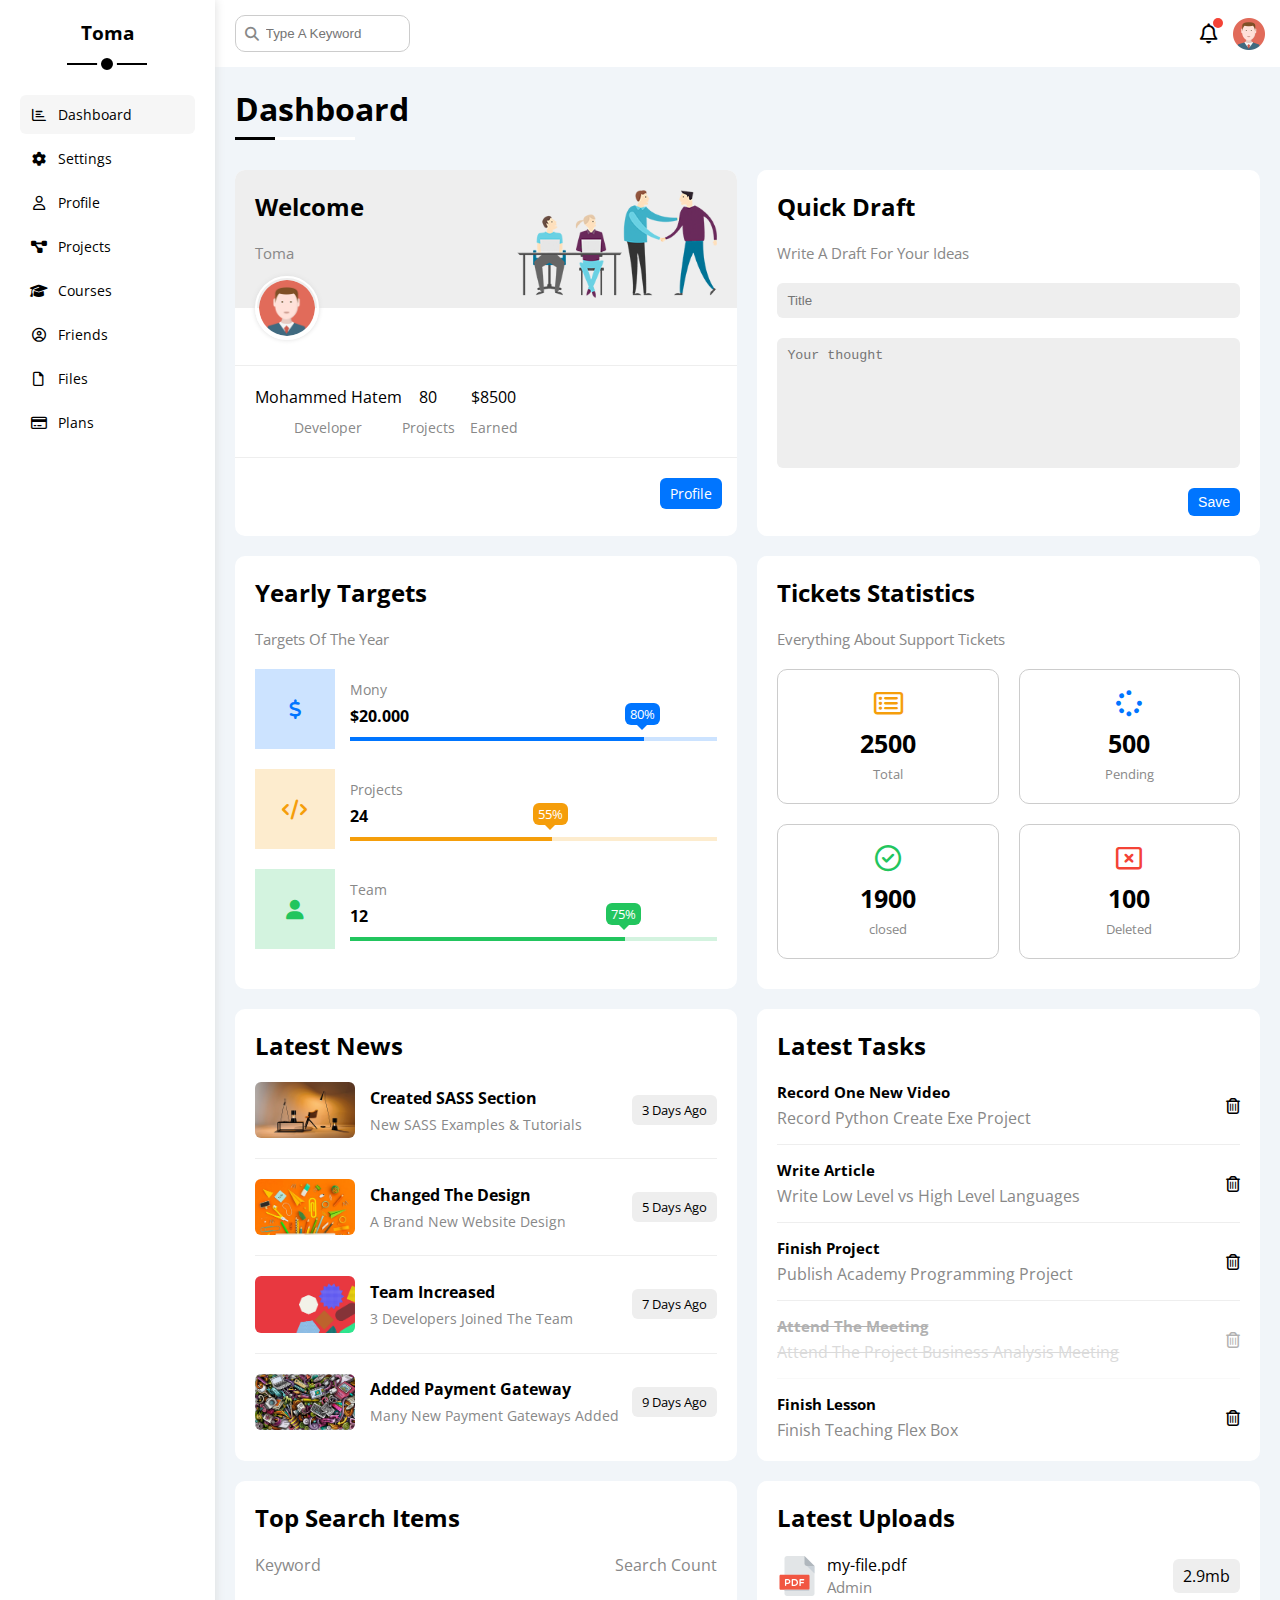
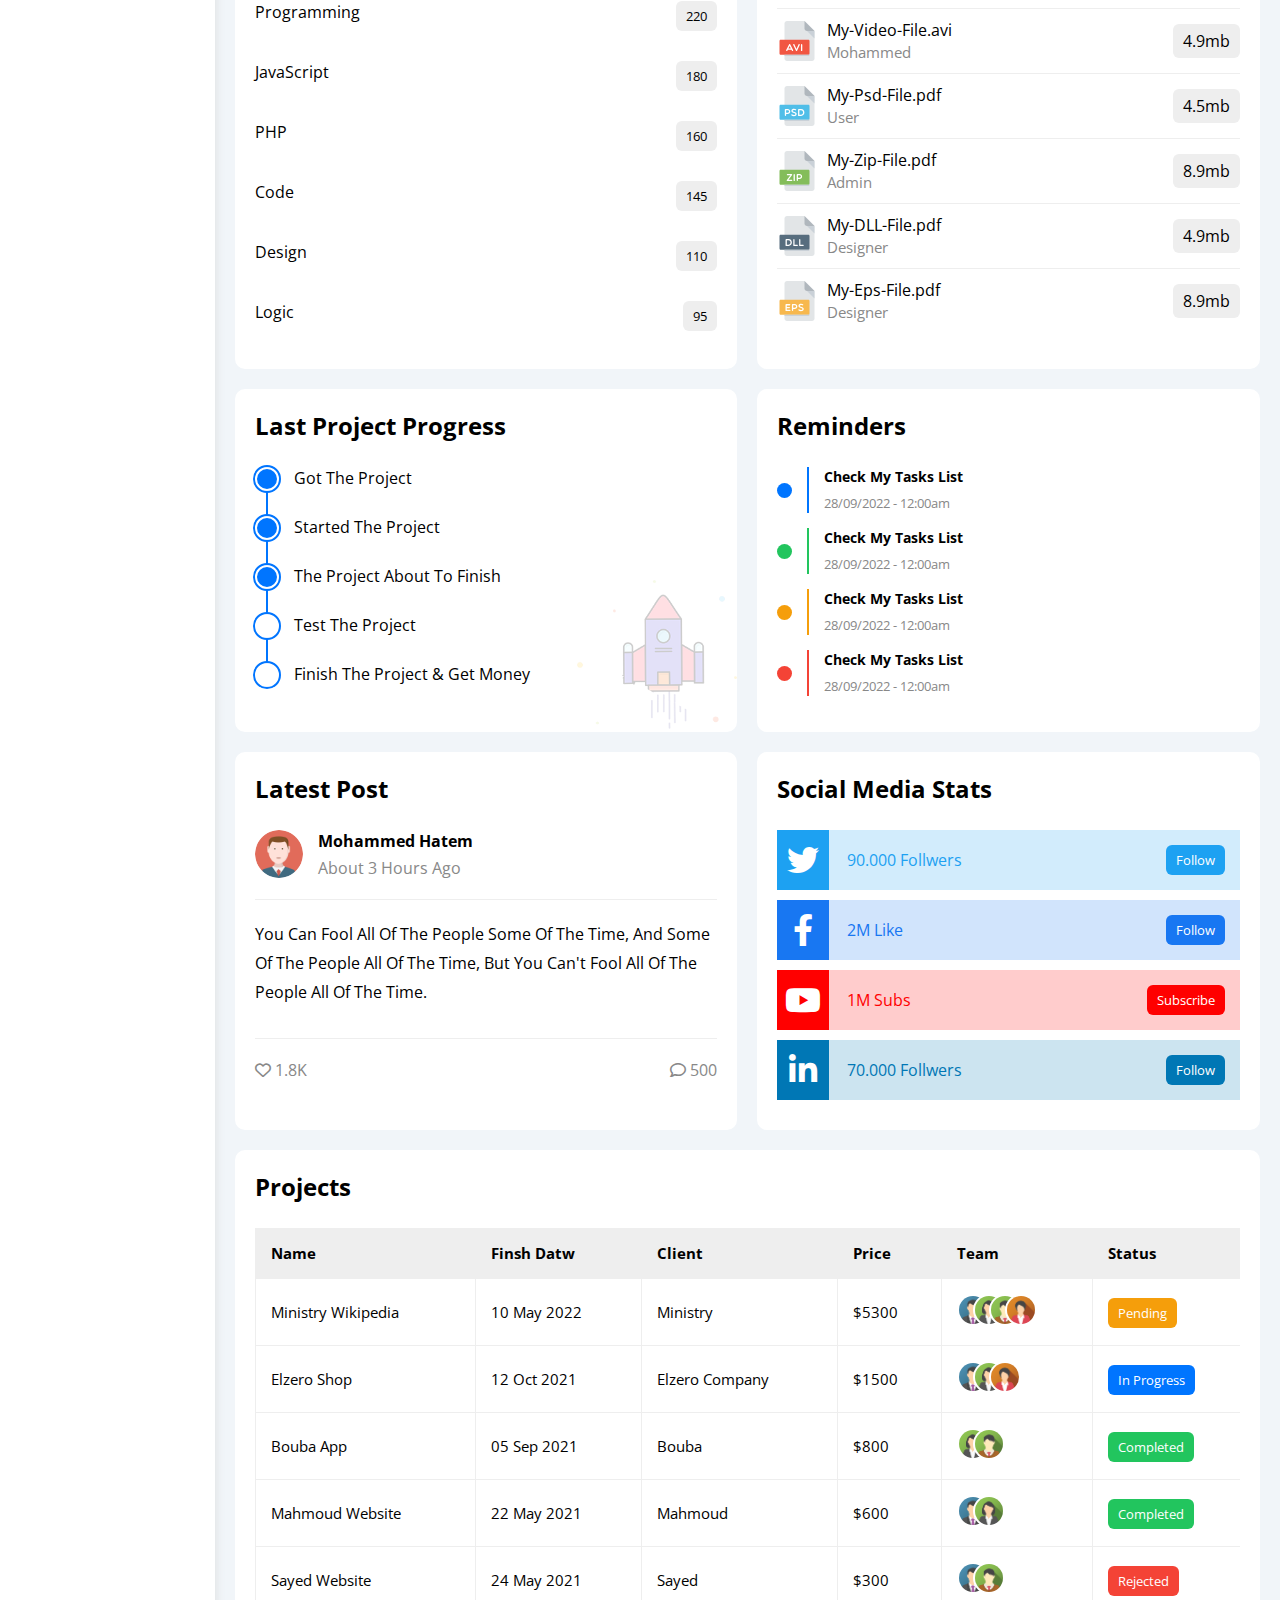
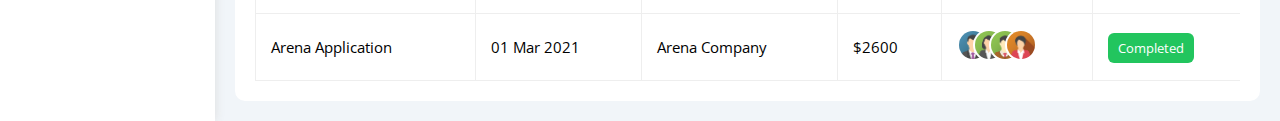
<file: index.html>
<!DOCTYPE html>
<html lang="en">
  <head>
    <meta charset="UTF-8" />
    <meta name="viewport" content="width=device-width, initial-scale=1.0" />
    <!-- Font Awesome -->
    <link rel="stylesheet" href="Css/all.min.css" />
    <!-- Main Style  -->
    <link rel="stylesheet" href="Css/framework.css" />
    <link rel="stylesheet" href="Css/Style.css" />
    <!-- google Fonts -->
    <link rel="preconnect" href="https://fonts.googleapis.com" />
    <link rel="preconnect" href="https://fonts.gstatic.com" crossorigin />
    <link
      href="https://fonts.googleapis.com/css2?family=Cairo:wght@300;400;700&family=Open+Sans:wght@300;400;500;700&family=Work+Sans:wght@200;300;400;500;600;700;800&display=swap"
      rel="stylesheet"
    />
    <title>Dashboard</title>
  </head>
  <body>
    <div class="page d-flex">
      <div class="sidebar bg-white p-20 p-relative">
        <h3 class="p-relative txt-c mt-0">Toma </h3>
        <ul>
          <li>
            <a
              class="active d-flex align-center fs-14 c-black rad-6 p-10"
              href="index.html"
            >
              <i class="fa-regular fa-chart-bar fa-fw"></i>
              <span class="hide-mobile">Dashboard</span>
            </a>
          </li>
          <li>
            <a
              class="d-flex align-center fs-14 c-black rad-6 p-10"
              href="settings.html"
            >
              <i class="fa-solid fa-gear fa-fw"></i>
              <span class="hide-mobile">Settings</span>
            </a>
          </li>
          <li>
            <a
              class="d-flex align-center fs-14 c-black rad-6 p-10"
              href="profile.html"
            >
              <i class="fa-regular fa-user fa-fw"></i>
              <span class="hide-mobile">Profile</span>
            </a>
          </li>
          <li>
            <a
              class="d-flex align-center fs-14 c-black rad-6 p-10"
              href="projects.html"
            >
              <i class="fa-solid fa-diagram-project fa-fw"></i>
              <span class="hide-mobile">Projects</span>
            </a>
          </li>
          <li>
            <a
              class="d-flex align-center fs-14 c-black rad-6 p-10"
              href="courses.html"
            >
              <i class="fa-solid fa-graduation-cap fa-fw"></i>
              <span class="hide-mobile">Courses</span>
            </a>
          </li>
          <li>
            <a
              class="d-flex align-center fs-14 c-black rad-6 p-10"
              href="friends.html"
            >
              <i class="fa-regular fa-circle-user fa-fw"></i>
              <span class="hide-mobile">Friends</span>
            </a>
          </li>
          <li>
            <a
              class="d-flex align-center fs-14 c-black rad-6 p-10"
              href="files.html"
            >
              <i class="fa-regular fa-file fa-fw"></i>
              <span class="hide-mobile">Files</span>
            </a>
          </li>
          <li>
            <a
              class="d-flex align-center fs-14 c-black rad-6 p-10"
              href="plans.html"
            >
              <i class="fa-regular fa-credit-card fa-fw"></i>
              <span class="hide-mobile">Plans</span>
            </a>
          </li>
        </ul>
      </div>
      <div class="content w-full">
        <!-- Start Head -->
        <div class="head bg-white p-15 between-flex">
          <div class="search p-relative">
            <input
              class="p-10 border-ccc rad-10"
              type="search"
              placeholder="Type A Keyword "
            />
          </div>
          <div class="icons d-flex align-center">
            <span class="notification p-relative">
              <i class="fa-regular fa-bell fa-lg"></i>
            </span>
            <img src="Images/avatar.png" alt="" />
          </div>
        </div>
        <!-- End Head -->
        <h1 class="p-relative">Dashboard</h1>
        <div class="wrapper d-grid gap-20">
          <!-- Start Welcome Widget -->
          <div class="welcome bg-white rad-10 txt-c-mobile block-mobile">
            <div class="intro p-20 d-flex space-between bg-eee">
              <div>
                <h2 class="m-0 mb-20">Welcome</h2>
                <p class="mt-0 mb-20 c-grey fs-15">Toma</p>
              </div>
              <img src="Images/welcome.png" class="hide-mobile" alt="" />
            </div>
            <img src="Images/avatar.png" alt="" class="avatar" />
            <div class="body txt-c d-flex p-20 mt-20 mb-20 block-mobile">
              <div>
                Mohammed Hatem
                <span class="d-block c-grey fs-14 mt-10">Developer</span>
              </div>
              <div class="mr-15 mr-mob">
                80 <span class="d-block c-grey fs-14 mt-10">Projects</span>
              </div>
              <div>
                $8500 <span class="d-block c-grey fs-14 mt-10">Earned</span>
              </div>
            </div>
            <a
              href="profile.html"
              class="visit d-block fs-14 bg-blue c-white w-fit btn-shape"
              >Profile</a
            >
          </div>
          <!-- Start Welcome Widget -->
          <!-- Statrt Quick Draft Widget -->
          <div class="quick-draft p-20 bg-white rad-10">
            <h2 class="mt-0 mb-20">Quick Draft</h2>
            <p class="mt-0 mb-20 c-grey fs-15">Write A Draft For Your Ideas</p>
            <form action="">
              <input
                class="d-block mb-20 w-full p-10 b-none bg-eee rad-6"
                type="text"
                placeholder="Title"
              />
              <textarea
                class="d-block mb-20 w-full p-10 b-none bg-eee rad-6"
                placeholder="Your thought"
              ></textarea>
              <input
                class="save d-block fs-14 bg-blue c-white b-none w-fit btn-shape"
                type="submit"
                value="Save"
              />
            </form>
          </div>
          <!-- End Quick Draft Widget -->
          <!-- Start Yearly Targets Widget  -->
          <div class="targets p-20 bg-white rad-10">
            <h2 class="mt-0 mb-20">Yearly Targets</h2>
            <p class="mt-0 mb-20 c-grey fs-15">Targets Of The Year</p>
            <div class="targets-row mb-20 blue d-flex align-center">
              <div class="icon center-flex">
                <i class="fa-solid fa-dollar-sign fa-lg c-blue"></i>
              </div>
              <div class="details">
                <span class="fs-14 c-grey">Mony</span>
                <span class="d-block mt-5 mb-10 fw-bold">$20.000</span>
                <div class="progress p-relative">
                  <span class="bg-blue blue" style="width: 80%">
                    <span class="bg-blue c-white rad-6">80%</span></span
                  >
                </div>
              </div>
            </div>
            <div class="targets-row mb-20 orange d-flex align-center">
              <div class="icon center-flex">
                <i class="fa-solid fa-code fa-lg c-orange"></i>
              </div>
              <div class="details">
                <span class="fs-14 c-grey">Projects</span>
                <span class="d-block mt-5 mb-10 fw-bold">24</span>
                <div class="progress p-relative">
                  <span class="bg-orange orange" style="width: 55%">
                    <span class="bg-orange c-white rad-6">55%</span></span
                  >
                </div>
              </div>
            </div>
            <div class="targets-row mb-20 green d-flex align-center">
              <div class="icon center-flex">
                <i class="fa-solid fa-user fa-lg c-green"></i>
              </div>
              <div class="details">
                <span class="fs-14 c-grey">Team</span>
                <span class="d-block mt-5 mb-10 fw-bold">12</span>
                <div class="progress p-relative">
                  <span class="bg-green green" style="width: 75%">
                    <span class="bg-green c-white rad-6">75%</span></span
                  >
                </div>
              </div>
            </div>
          </div>
          <!-- Start Yearly Targets Widget  -->
          <!-- Start Tickets Statistics Widget -->
          <div class="tickets p-20 bg-white rad-10">
            <h2 class="mt-0 mb-20">Tickets Statistics</h2>
            <p class="mt-0 mb-20 c-grey fs-15">
              Everything About Support Tickets
            </p>
            <div class="d-flex txt-c gap-20 f-wrap">
              <div class="box p-20 rad-10 fs-13 c-grey">
                <i
                  class="fa-regular fa-rectangle-list fa-2x mb-10 c-orange"
                ></i>
                <span class="d-block c-black fw-bold fs-25 mb-5">2500</span>
                Total
              </div>
              <div class="box p-20 rad-10 fs-13 c-grey">
                <i class="fa-solid fa-spinner fa-2x mb-10 c-blue"></i>
                <span class="d-block c-black fw-bold fs-25 mb-5">500</span>
                Pending
              </div>
              <div class="box p-20 rad-10 fs-13 c-grey">
                <i class="fa-regular fa-circle-check fa-2x mb-10 c-green"></i>
                <span class="d-block c-black fw-bold fs-25 mb-5">1900</span>
                closed
              </div>
              <div class="box p-20 rad-10 fs-13 c-grey">
                <i class="fa-regular fa-rectangle-xmark fa-2x mb-10 c-red"></i>
                <span class="d-block c-black fw-bold fs-25 mb-5">100</span>
                Deleted
              </div>
            </div>
          </div>
          <!-- End Tickets Statistics Widget -->
          <!-- Start Latest News Widget -->
          <div class="latest-news p-20 bg-white rad-10 txt-c-mobile">
            <h2 class="mt-0 mb-20">Latest News</h2>
            <div
              class="news-row mb-20 pb-20 b-b-eee d-flex align-center block-mobile"
            >
              <img src="Images/news-01.png" alt="" />
              <div class="info">
                <h3>Created SASS Section</h3>
                <p class="m-0 fs-14 c-grey">New SASS Examples & Tutorials</p>
              </div>
              <div class="btn-shape bg-eee fs-13 label">3 Days Ago</div>
            </div>
            <div
              class="news-row mb-20 pb-20 b-b-eee d-flex align-center block-mobile"
            >
              <img src="Images/news-02.png" alt="" />
              <div class="info">
                <h3>Changed The Design</h3>
                <p class="m-0 fs-14 c-grey">A Brand New Website Design</p>
              </div>
              <div class="btn-shape bg-eee fs-13 label">5 Days Ago</div>
            </div>
            <div
              class="news-row mb-20 pb-20 b-b-eee d-flex align-center block-mobile"
            >
              <img src="Images/news-03.png" alt="" />
              <div class="info">
                <h3>Team Increased</h3>
                <p class="m-0 fs-14 c-grey">3 Developers Joined The Team</p>
              </div>
              <div class="btn-shape bg-eee fs-13 label">7 Days Ago</div>
            </div>
            <div class="news-row d-flex align-center block-mobile">
              <img src="Images/news-04.png" alt="" />
              <div class="info">
                <h3>Added Payment Gateway</h3>
                <p class="m-0 fs-14 c-grey">Many New Payment Gateways Added</p>
              </div>
              <div class="btn-shape bg-eee fs-13 label">9 Days Ago</div>
            </div>
          </div>
          <!-- End Latest News Widget -->
          <!-- Start Latest Tasks Widget -->
          <div class="tasks p-20 bg-white rad-10">
            <h2 class="mt-0 mb-20">Latest Tasks</h2>
            <div class="task-row mb-15 pb-15 b-b-eee between-flex">
              <div class="info">
                <h3 class="mt-0 mb-5 fs-15">Record One New Video</h3>
                <p class="m-0 c-grey">Record Python Create Exe Project</p>
              </div>
              <i class="fa-regular fa-trash-can delete"></i>
            </div>
            <div class="task-row mb-15 pb-15 b-b-eee between-flex">
              <div class="info">
                <h3 class="mt-0 mb-5 fs-15">Write Article</h3>
                <p class="m-0 c-grey">
                  Write Low Level vs High Level Languages
                </p>
              </div>
              <i class="fa-regular fa-trash-can delete"></i>
            </div>
            <div class="task-row mb-15 pb-15 b-b-eee between-flex">
              <div class="info">
                <h3 class="mt-0 mb-5 fs-15">Finish Project</h3>
                <p class="m-0 c-grey">Publish Academy Programming Project</p>
              </div>
              <i class="fa-regular fa-trash-can delete"></i>
            </div>
            <div class="task-row mb-15 pb-15 b-b-eee between-flex done">
              <div class="info">
                <h3 class="mt-0 mb-5 fs-15">Attend The Meeting</h3>
                <p class="m-0 c-grey">
                  Attend The Project Business Analysis Meeting
                </p>
              </div>
              <i class="fa-regular fa-trash-can delete"></i>
            </div>
            <div class="task-row between-flex">
              <div class="info">
                <h3 class="mt-0 mb-5 fs-15">Finish Lesson</h3>
                <p class="m-0 c-grey">Finish Teaching Flex Box</p>
              </div>
              <i class="fa-regular fa-trash-can delete"></i>
            </div>
          </div>
          <!-- End Latest Tasks Widget -->
          <!-- Start Top Search Items Widget -->
          <div class="search-items p-20 bg-white rad-10">
            <h2 class="mt-0 mb-20">Top Search Items</h2>
            <div class="items-head d-flex space-between c-grey mb-10">
              <div>Keyword</div>
              <div>Search Count</div>
            </div>
            <div class="items d-flex space-between pt-15 pb-15">
              <span>Programming</span>
              <span class="bg-eee fs-13 btn-shape">220</span>
            </div>
            <div class="items d-flex space-between pt-15 pb-15">
              <span>JavaScript</span>
              <span class="bg-eee fs-13 btn-shape">180</span>
            </div>
            <div class="items d-flex space-between pt-15 pb-15">
              <span>PHP</span>
              <span class="bg-eee fs-13 btn-shape">160</span>
            </div>
            <div class="items d-flex space-between pt-15 pb-15">
              <span>Code</span>
              <span class="bg-eee fs-13 btn-shape">145</span>
            </div>
            <div class="items d-flex space-between pt-15 pb-15">
              <span>Design</span>
              <span class="bg-eee fs-13 btn-shape">110</span>
            </div>
            <div class="items d-flex space-between pt-15 pb-15">
              <span>Logic</span>
              <span class="bg-eee fs-13 btn-shape">95</span>
            </div>
          </div>
          <!-- End Top Search Items Widget -->
          <!-- Start Latest Uploads Widget -->
          <div class="latest-uploads p-20 bg-white rad-10">
            <h2 class="mt-0 mb-20">Latest Uploads</h2>
            <ul>
              <li class="between-flex pb-10 mb-10 b-b-eee">
                <div class="d-flex align-center">
                  <img class="mr-10" src="Images/pdf.svg" alt="" />
                  <div>
                    <span class="d-block">my-file.pdf</span>
                    <span class="fs-15 c-grey">Admin</span>
                  </div>
                </div>
                <div class="bg-eee btn-shape fs-13px">2.9mb</div>
              </li>
              <li class="between-flex pb-10 mb-10 b-b-eee">
                <div class="d-flex align-center">
                  <img class="mr-10" src="Images/avi.svg" alt="" />
                  <div>
                    <span class="d-block">My-Video-File.avi</span>
                    <span class="fs-15 c-grey">Mohammed</span>
                  </div>
                </div>
                <div class="bg-eee btn-shape fs-13px">4.9mb</div>
              </li>
              <li class="between-flex pb-10 mb-10 b-b-eee">
                <div class="d-flex align-center">
                  <img class="mr-10" src="Images/psd.svg" alt="" />
                  <div>
                    <span class="d-block">My-Psd-File.pdf</span>
                    <span class="fs-15 c-grey">User</span>
                  </div>
                </div>
                <div class="bg-eee btn-shape fs-13px">4.5mb</div>
              </li>
              <li class="between-flex pb-10 mb-10 b-b-eee">
                <div class="d-flex align-center">
                  <img class="mr-10" src="Images/zip.svg" alt="" />
                  <div>
                    <span class="d-block">My-Zip-File.pdf</span>
                    <span class="fs-15 c-grey">Admin</span>
                  </div>
                </div>
                <div class="bg-eee btn-shape fs-13px">8.9mb</div>
              </li>
              <li class="between-flex pb-10 mb-10 b-b-eee">
                <div class="d-flex align-center">
                  <img class="mr-10" src="Images/dll.svg" alt="" />
                  <div>
                    <span class="d-block">My-DLL-File.pdf</span>
                    <span class="fs-15 c-grey">Designer</span>
                  </div>
                </div>
                <div class="bg-eee btn-shape fs-13px">4.9mb</div>
              </li>
              <li class="between-flex pb-10 mb-10">
                <div class="d-flex align-center">
                  <img class="mr-10" src="Images/eps.svg" alt="" />
                  <div>
                    <span class="d-block">My-Eps-File.pdf</span>
                    <span class="fs-15 c-grey">Designer</span>
                  </div>
                </div>
                <div class="bg-eee btn-shape fs-13px">8.9mb</div>
              </li>
            </ul>
          </div>
          <!-- End Latest Uploads Widget -->
          <!-- Start Last Project Progress Widget -->
          <div class="last-project p-20 bg-white rad-10 p-relative">
            <h2 class="mt-0 mb-25">Last Project Progress</h2>
            <ul class="p-relative">
              <li class="d-flex mt-25 aligh-center done">Got The Project</li>
              <li class="d-flex mt-25 aligh-center done">
                Started The Project
              </li>
              <li class="d-flex mt-25 aligh-center done">
                The Project About To Finish
              </li>
              <li class="d-flex mt-25 aligh-center current">
                Test The Project
              </li>
              <li class="d-flex mt-25 aligh-center">
                Finish The Project & Get Money
              </li>
            </ul>
            <img
              src="Images/project.png"
              alt=""
              class="launch-icon hide-mobile"
            />
          </div>
          <!-- End Last Project Progress Widget -->
          <!-- Start Reminders Widget -->
          <div class="reminders p-20 bg-white rad-10 p-relative">
            <h2 class="mt-0 mb-25">Reminders</h2>
            <ul>
              <li class="d-flex align-center mt-15">
                <span class="key bg-blue mr-15 d-block rad-half"></span>
                <div class="pl-15 blue">
                  <p class="fs-14 mt-0 mb-5 fw-bold">Check My Tasks List</p>
                  <span class="fs-13 c-grey">28/09/2022 - 12:00am</span>
                </div>
              </li>
              <li class="d-flex align-center mt-15">
                <span class="key bg-green mr-15 d-block rad-half"></span>
                <div class="pl-15 green">
                  <p class="fs-14 mt-0 mb-5 fw-bold">Check My Tasks List</p>
                  <span class="fs-13 c-grey">28/09/2022 - 12:00am</span>
                </div>
              </li>
              <li class="d-flex align-center mt-15">
                <span class="key bg-orange mr-15 d-block rad-half"></span>
                <div class="pl-15 orange">
                  <p class="fs-14 mt-0 mb-5 fw-bold">Check My Tasks List</p>
                  <span class="fs-13 c-grey">28/09/2022 - 12:00am</span>
                </div>
              </li>
              <li class="d-flex align-center mt-15">
                <span class="key bg-red mr-15 d-block rad-half"></span>
                <div class="pl-15 red">
                  <p class="fs-14 mt-0 mb-5 fw-bold">Check My Tasks List</p>
                  <span class="fs-13 c-grey">28/09/2022 - 12:00am</span>
                </div>
              </li>
            </ul>
          </div>
          <!-- End Reminders Widget -->
          <!-- Start Latest Post Widget -->
          <div class="latest-post p-20 bg-white rad-10 p-relative">
            <h2 class="mt-0 mb-25">Latest Post</h2>
            <div class="top d-flex alighn-center">
              <img
                class="mr-15 avatar rad-half"
                src="Images/avatar.png"
                alt=""
              />
              <div class="info">
                <span class="d-block fw-bold mb-5">Mohammed Hatem</span>
                <span class="c-grey">About 3 Hours Ago</span>
              </div>
            </div>
            <div class="post-content txt-c-mobile pt-20 pb-20 mt-20 mb-20 b-b-eee b-t-eee">
              You Can Fool All Of The People Some Of The Time, And Some Of The
              People All Of The Time, But You Can't Fool All Of The People All
              Of The Time.
            </div>
            <div class="post-stats between-flex c-grey">
              <div>
                <i class="fa-regular fa-heart"></i>
                <span>1.8K</span>
              </div>
              <div>
                <i class="fa-regular fa-comment"></i>
                <span>500</span>
              </div>
            </div>
          </div>
          <!-- End Latest Post Widget -->
          <!-- Start Social Media Stats Widget -->
          <div class="social-media p-20 bg-white rad-10 p-relative">
            <h2 class="mt-0 mb-25">Social Media Stats</h2>
            <div class="box twitter p-15 between-flex p-relative mb-10">
              <i class="fa-brands fa-twitter fa-2x c-white h-full center-flex"></i>
                <span>90.000 Follwers</span>
                <a href="" class="btn-shape fs-13 c-white">Follow</a>
            </div>
            <div class="box facebook p-15 between-flex p-relative mb-10">
              <i class="fa-brands fa-facebook-f fa-2x c-white h-full center-flex"></i>
                <span>2M Like</span>
                <a href="" class="btn-shape fs-13 c-white">Follow</a>
            </div>
            <div class="box youtube p-15 between-flex p-relative mb-10">
              <i class="fa-brands fa-youtube fa-2x c-white h-full center-flex"></i>
                <span>1M Subs</span>
                <a href="" class="btn-shape fs-13 c-white">Subscribe</a>
            </div>
            <div class="box linkedin p-15 between-flex p-relative mb-10">
              <i class="fa-brands fa-linkedin-in fa-2x c-white h-full center-flex"></i>
                <span>70.000 Follwers</span>
                <a href="" class="btn-shape fs-13 c-white">Follow</a>
            </div>
          </div>
          <!-- End Social Media Stats Widget -->
        </div>
        <!-- Start Projects Table -->
        <div class="projects p-20 bg-white rad-10 m-20">
          <h2 class="mt-0 mb-25">Projects</h2>
          <div class="responsive-table">
            <table class="fs-15 w-full">
              <thead>
                <tr>
                  <td class="bg-eee p-15 b-b-eee b-l-eee fw-bold">Name</td>
                  <td class="bg-eee p-15 b-b-eee b-l-eee fw-bold">Finsh Datw</td>
                  <td class="bg-eee p-15 b-b-eee b-l-eee fw-bold">Client</td>
                  <td class="bg-eee p-15 b-b-eee b-l-eee fw-bold">Price</td>
                  <td class="bg-eee p-15 b-b-eee b-l-eee fw-bold">Team</td>
                  <td class="bg-eee p-15 b-b-eee b-l-eee fw-bold b-r-eee">Status</td>
                </tr>
              </thead>
              <tbody>
                <tr>
                  <td class="p-15 b-b-eee b-l-eee">Ministry Wikipedia	</td>
                  <td class="p-15 b-b-eee b-l-eee">10 May 2022	</td>
                  <td class="p-15 b-b-eee b-l-eee">Ministry	</td>
                  <td class="p-15 b-b-eee b-l-eee">$5300</td>
                  <td class="p-15 b-b-eee b-l-eee">
                    <img class="rad-half" src="Images/team-01.png" alt="">
                    <img class="rad-half" src="Images/team-02.png" alt="">
                    <img class="rad-half" src="Images/team-03.png" alt="">
                    <img class="rad-half" src="Images/team-04.png" alt="">
                  </td>
                  <td class="p-15 b-b-eee b-l-eee b-r-eee"><span class="label btn-shape fs-13 bg-orange c-white">Pending</span></td>
                </tr>
                <tr>
                  <td class="p-15 b-b-eee b-l-eee">Elzero Shop</td>
                  <td class="p-15 b-b-eee b-l-eee">12 Oct 2021</td>
                  <td class="p-15 b-b-eee b-l-eee">Elzero Company</td>
                  <td class="p-15 b-b-eee b-l-eee">$1500</td>
                  <td class="p-15 b-b-eee b-l-eee">
                    <img class="rad-half" src="Images/team-01.png" alt="">
                    <img class="rad-half" src="Images/team-02.png" alt="">
                    <img class="rad-half" src="Images/team-04.png" alt="">
                  </td>
                  <td class="p-15 b-b-eee b-l-eee b-r-eee"><span class="label btn-shape fs-13 bg-blue c-white">In Progress</span></td>
                </tr>
                <tr>
                  <td class="p-15 b-b-eee b-l-eee">Bouba App	</td>
                  <td class="p-15 b-b-eee b-l-eee">05 Sep 2021</td>
                  <td class="p-15 b-b-eee b-l-eee">Bouba</td>
                  <td class="p-15 b-b-eee b-l-eee">$800</td>
                  <td class="p-15 b-b-eee b-l-eee">
                    <img class="rad-half" src="Images/team-02.png" alt="">
                    <img class="rad-half" src="Images/team-03.png" alt="">
                  </td>
                  <td class="p-15 b-b-eee b-l-eee b-r-eee"><span class="label btn-shape fs-13 bg-green c-white">Completed</span></td>
                </tr>
                <tr>
                  <td class="p-15 b-b-eee b-l-eee">Mahmoud Website</td>
                  <td class="p-15 b-b-eee b-l-eee">22 May 2021</td>
                  <td class="p-15 b-b-eee b-l-eee">Mahmoud</td>
                  <td class="p-15 b-b-eee b-l-eee">$600	</td>
                  <td class="p-15 b-b-eee b-l-eee">
                    <img class="rad-half" src="Images/team-01.png" alt="">
                    <img class="rad-half" src="Images/team-02.png" alt="">
                  </td>
                  <td class="p-15 b-b-eee b-l-eee b-r-eee"><span class="label btn-shape fs-13 bg-green c-white">Completed</span></td>
                </tr>
                <tr>
                  <td class="p-15 b-b-eee b-l-eee">Sayed Website</td>
                  <td class="p-15 b-b-eee b-l-eee">24 May 2021</td>
                  <td class="p-15 b-b-eee b-l-eee">Sayed</td>
                  <td class="p-15 b-b-eee b-l-eee">$300</td>
                  <td class="p-15 b-b-eee b-l-eee">
                    <img class="rad-half" src="Images/team-01.png" alt="">
                    <img class="rad-half" src="Images/team-03.png" alt="">
                  </td>
                  <td class="p-15 b-b-eee b-l-eee b-r-eee"><span class="label btn-shape fs-13 bg-red c-white">Rejected</span></td>
                </tr>
                  <tr>
                    <td class="p-15 b-b-eee b-l-eee">Arena Application</td>
                    <td class="p-15 b-b-eee b-l-eee">01 Mar 2021</td>
                    <td class="p-15 b-b-eee b-l-eee">Arena Company</td>
                    <td class="p-15 b-b-eee b-l-eee">$2600	</td>
                    <td class="p-15 b-b-eee b-l-eee">
                      <img class="rad-half" src="Images/team-01.png" alt="">
                      <img class="rad-half" src="Images/team-02.png" alt="">
                      <img class="rad-half" src="Images/team-03.png" alt="">
                      <img class="rad-half" src="Images/team-04.png" alt="">
                    </td>
                    <td class="p-15 b-b-eee b-l-eee b-r-eee"><span class="label btn-shape fs-13 bg-green c-white">Completed</span></td>
                  </tr>
              </tbody>
            </table>
          </div>
        </div>
        <!-- End Projects Table -->
      </div>
    </div>
  </body>
</html>
</file>
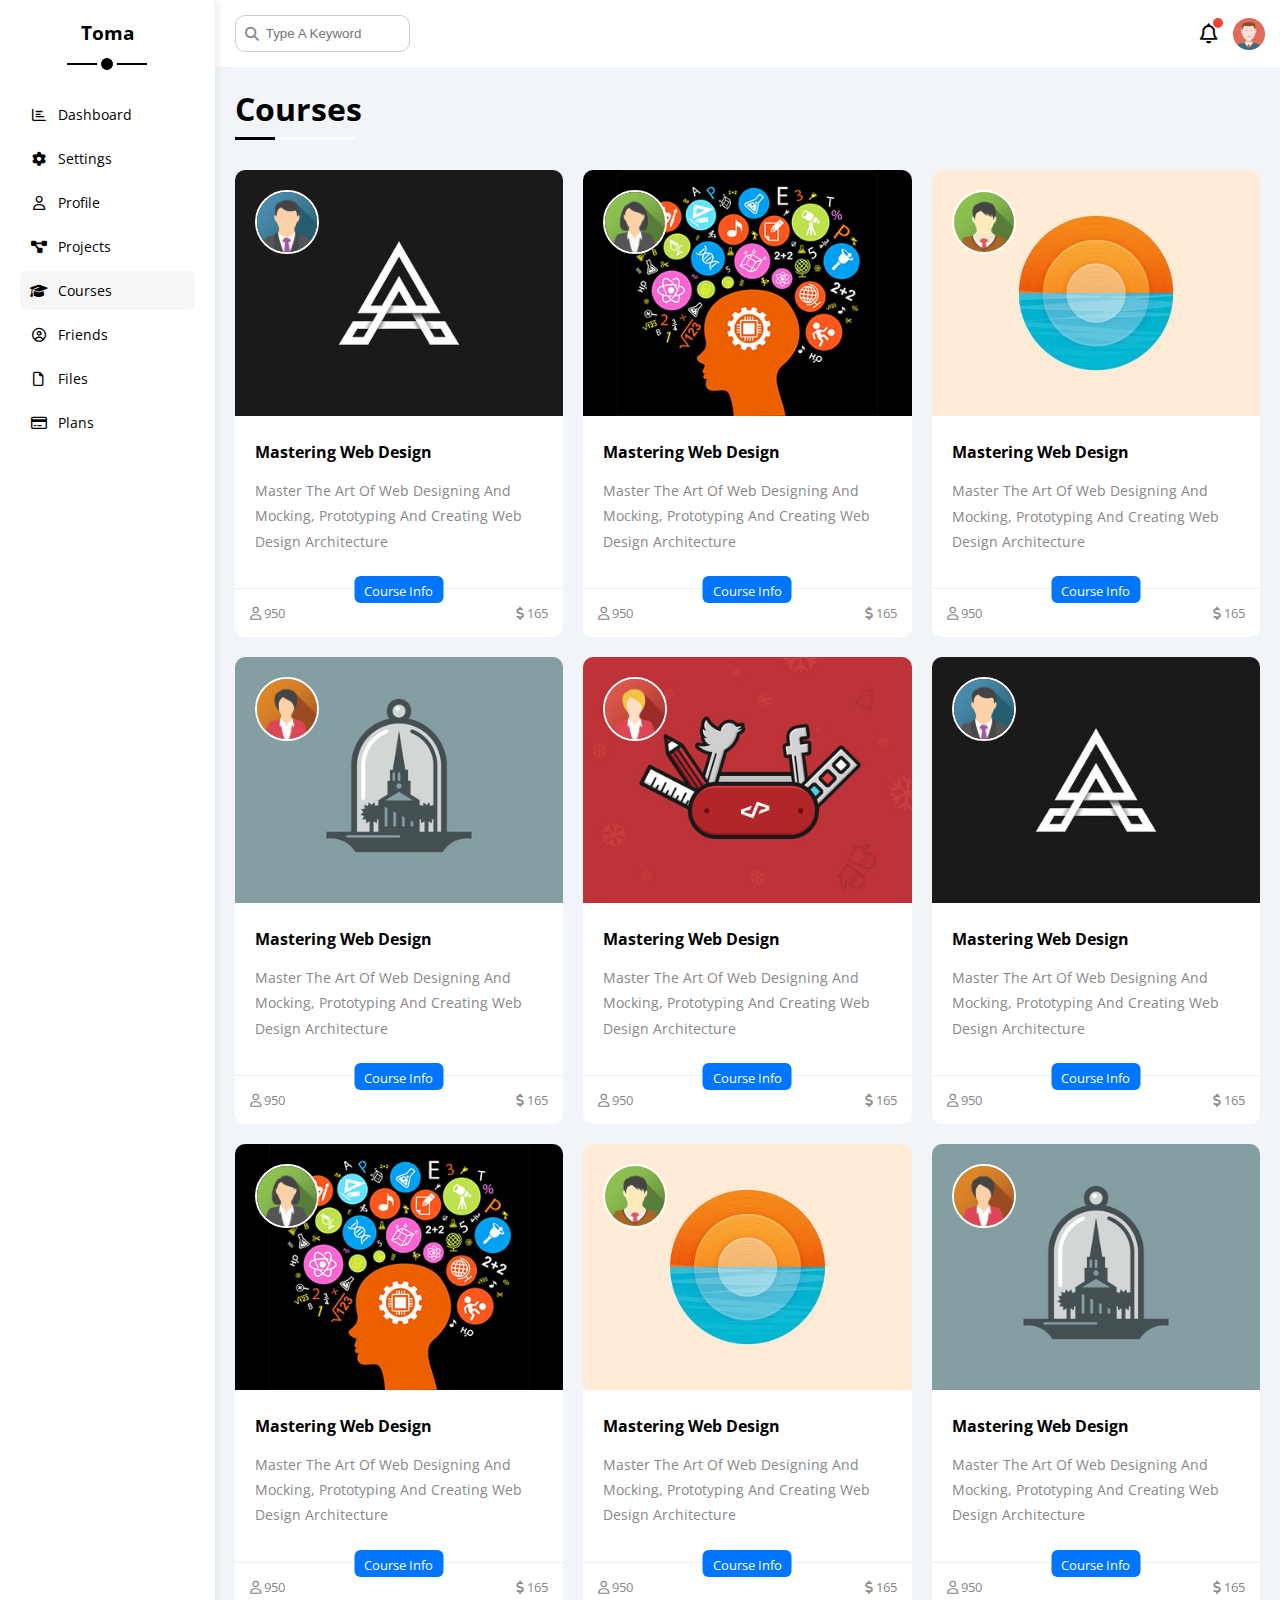
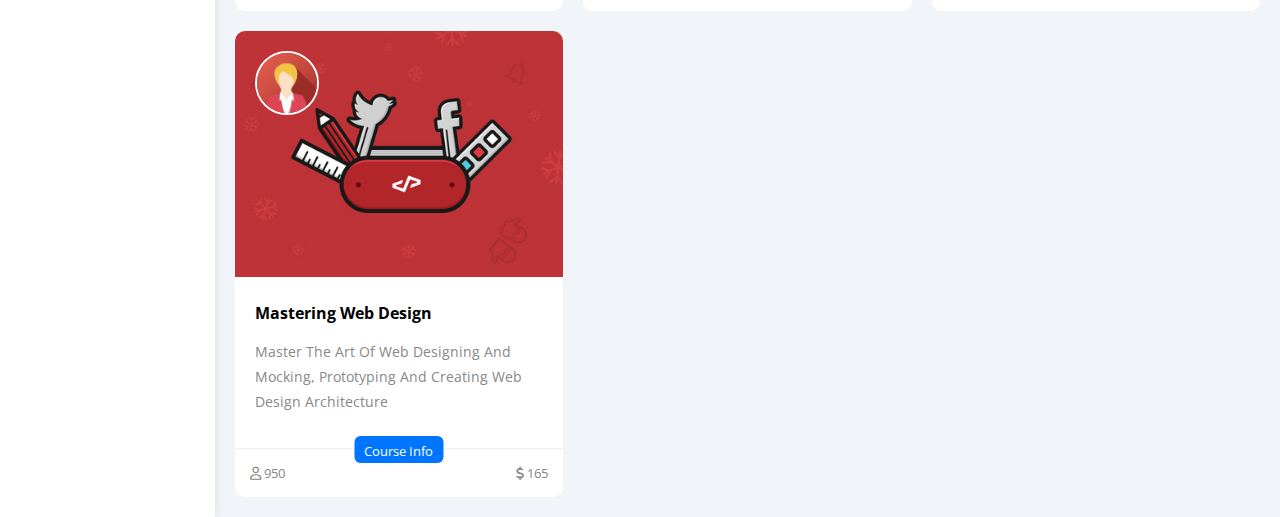
<file: courses.html>
<!DOCTYPE html>
<html lang="en">
  <head>
    <meta charset="UTF-8" />
    <meta name="viewport" content="width=device-width, initial-scale=1.0" />
    <!-- Font Awesome -->
    <link rel="stylesheet" href="Css/all.min.css" />
    <!-- Main Style  -->
    <link rel="stylesheet" href="Css/framework.css" />
    <link rel="stylesheet" href="Css/Style.css" />
    <!-- google Fonts -->
    <link rel="preconnect" href="https://fonts.googleapis.com" />
    <link rel="preconnect" href="https://fonts.gstatic.com" crossorigin />
    <link
      href="https://fonts.googleapis.com/css2?family=Cairo:wght@300;400;700&family=Open+Sans:wght@300;400;500;700&family=Work+Sans:wght@200;300;400;500;600;700;800&display=swap"
      rel="stylesheet"
    />
    <title>Courses</title>
  </head>
  <body>
    <div class="page d-flex">
      <div class="sidebar bg-white p-20 p-relative">
        <h3 class="p-relative txt-c mt-0">Toma</h3>
        <ul>
          <li>
            <a
              class="d-flex align-center fs-14 c-black rad-6 p-10"
              href="index.html"
            >
              <i class="fa-regular fa-chart-bar fa-fw"></i>
              <span class="hide-mobile">Dashboard</span>
            </a>
          </li>
          <li>
            <a
              class="d-flex align-center fs-14 c-black rad-6 p-10"
              href="settings.html"
            >
              <i class="fa-solid fa-gear fa-fw"></i>
              <span class="hide-mobile">Settings</span>
            </a>
          </li>
          <li>
            <a
              class="d-flex align-center fs-14 c-black rad-6 p-10"
              href="profile.html"
            >
              <i class="fa-regular fa-user fa-fw"></i>
              <span class="hide-mobile">Profile</span>
            </a>
          </li>
          <li>
            <a
              class="d-flex align-center fs-14 c-black rad-6 p-10"
              href="projects.html"
            >
              <i class="fa-solid fa-diagram-project fa-fw"></i>
              <span class="hide-mobile">Projects</span>
            </a>
          </li>
          <li>
            <a
              class="active d-flex align-center fs-14 c-black rad-6 p-10"
              href="courses.html"
            >
              <i class="fa-solid fa-graduation-cap fa-fw"></i>
              <span class="hide-mobile">Courses</span>
            </a>
          </li>
          <li>
            <a
              class="d-flex align-center fs-14 c-black rad-6 p-10"
              href="friends.html"
            >
              <i class="fa-regular fa-circle-user fa-fw"></i>
              <span class="hide-mobile">Friends</span>
            </a>
          </li>
          <li>
            <a
              class="d-flex align-center fs-14 c-black rad-6 p-10"
              href="files.html"
            >
              <i class="fa-regular fa-file fa-fw"></i>
              <span class="hide-mobile">Files</span>
            </a>
          </li>
          <li>
            <a
              class="d-flex align-center fs-14 c-black rad-6 p-10"
              href="plans.html"
            >
              <i class="fa-regular fa-credit-card fa-fw"></i>
              <span class="hide-mobile">Plans</span>
            </a>
          </li>
        </ul>
      </div>
      <div class="content w-full">
        <!-- Start Head -->
        <div class="head bg-white p-15 between-flex">
          <div class="search p-relative">
            <input
              class="p-10 border-ccc rad-10"
              type="search"
              placeholder="Type A Keyword "
            />
          </div>
          <div class="icons d-flex align-center">
            <span class="notification p-relative">
              <i class="fa-regular fa-bell fa-lg"></i>
            </span>
            <img src="Images/avatar.png" alt="" />
          </div>
        </div>
        <!-- End Head -->
        <h1 class="p-relative">Courses</h1>
     
        <div class="courses-page m-20 d-grid gap-20">
        <div class="course bg-white rad-10 p-relative">
            <img class="cover" src="Images/course-01.jpg" alt="">
            <img class="instractor" src="Images/team-01.png" alt="">
            <div class="p-20">
                <h4 class="m-0">Mastering Web Design</h4>
                <p class="description fs-14 c-grey mt-15">Master The Art Of Web Designing And Mocking, Prototyping And Creating Web Design Architecture</p>
            </div>
            <div class="info p-15 p-relative between-flex">
                <span class="title btn-shape bg-blue c-white">Course Info</span>
                <span class="c-grey">
                    <i class="fa-regular fa-user"></i>
                    950
                </span>
                <span class="c-grey">
                    <i class="fa-solid fa-dollar-sign"></i>
                    165
                </span>
            </div>
        </div>
     
        <div class="course bg-white rad-10 p-relative">
            <img class="cover" src="Images/course-02.jpg" alt="">
            <img class="instractor" src="Images/team-02.png" alt="">
            <div class="p-20">
                <h4 class="m-0">Mastering Web Design</h4>
                <p class="description fs-14 c-grey mt-15">Master The Art Of Web Designing And Mocking, Prototyping And Creating Web Design Architecture</p>
            </div>
            <div class="info p-15 p-relative between-flex">
                <span class="title btn-shape bg-blue c-white">Course Info</span>
                <span class="c-grey">
                    <i class="fa-regular fa-user"></i>
                    950
                </span>
                <span class="c-grey">
                    <i class="fa-solid fa-dollar-sign"></i>
                    165
                </span>
            </div>
        </div>
     
        <div class="course bg-white rad-10 p-relative">
            <img class="cover" src="Images/course-03.jpg" alt="">
            <img class="instractor" src="Images/team-03.png" alt="">
            <div class="p-20">
                <h4 class="m-0">Mastering Web Design</h4>
                <p class="description fs-14 c-grey mt-15">Master The Art Of Web Designing And Mocking, Prototyping And Creating Web Design Architecture</p>
            </div>
            <div class="info p-15 p-relative between-flex">
                <span class="title btn-shape bg-blue c-white">Course Info</span>
                <span class="c-grey">
                    <i class="fa-regular fa-user"></i>
                    950
                </span>
                <span class="c-grey">
                    <i class="fa-solid fa-dollar-sign"></i>
                    165
                </span>
            </div>
        </div>
     
        <div class="course bg-white rad-10 p-relative">
            <img class="cover" src="Images/course-04.jpg" alt="">
            <img class="instractor" src="Images/team-04.png" alt="">
            <div class="p-20">
                <h4 class="m-0">Mastering Web Design</h4>
                <p class="description fs-14 c-grey mt-15">Master The Art Of Web Designing And Mocking, Prototyping And Creating Web Design Architecture</p>
            </div>
            <div class="info p-15 p-relative between-flex">
                <span class="title btn-shape bg-blue c-white">Course Info</span>
                <span class="c-grey">
                    <i class="fa-regular fa-user"></i>
                    950
                </span>
                <span class="c-grey">
                    <i class="fa-solid fa-dollar-sign"></i>
                    165
                </span>
            </div>
        </div>
     
        <div class="course bg-white rad-10 p-relative">
            <img class="cover" src="Images/course-05.jpg" alt="">
            <img class="instractor" src="Images/team-05.png" alt="">
            <div class="p-20">
                <h4 class="m-0">Mastering Web Design</h4>
                <p class="description fs-14 c-grey mt-15">Master The Art Of Web Designing And Mocking, Prototyping And Creating Web Design Architecture</p>
            </div>
            <div class="info p-15 p-relative between-flex">
                <span class="title btn-shape bg-blue c-white">Course Info</span>
                <span class="c-grey">
                    <i class="fa-regular fa-user"></i>
                    950
                </span>
                <span class="c-grey">
                    <i class="fa-solid fa-dollar-sign"></i>
                    165
                </span>
            </div>
        </div>
     
        <div class="course bg-white rad-10 p-relative">
            <img class="cover" src="Images/course-01.jpg" alt="">
            <img class="instractor" src="Images/team-01.png" alt="">
            <div class="p-20">
                <h4 class="m-0">Mastering Web Design</h4>
                <p class="description fs-14 c-grey mt-15">Master The Art Of Web Designing And Mocking, Prototyping And Creating Web Design Architecture</p>
            </div>
            <div class="info p-15 p-relative between-flex">
                <span class="title btn-shape bg-blue c-white">Course Info</span>
                <span class="c-grey">
                    <i class="fa-regular fa-user"></i>
                    950
                </span>
                <span class="c-grey">
                    <i class="fa-solid fa-dollar-sign"></i>
                    165
                </span>
            </div>
        </div>
     
        <div class="course bg-white rad-10 p-relative">
            <img class="cover" src="Images/course-02.jpg" alt="">
            <img class="instractor" src="Images/team-02.png" alt="">
            <div class="p-20">
                <h4 class="m-0">Mastering Web Design</h4>
                <p class="description fs-14 c-grey mt-15">Master The Art Of Web Designing And Mocking, Prototyping And Creating Web Design Architecture</p>
            </div>
            <div class="info p-15 p-relative between-flex">
                <span class="title btn-shape bg-blue c-white">Course Info</span>
                <span class="c-grey">
                    <i class="fa-regular fa-user"></i>
                    950
                </span>
                <span class="c-grey">
                    <i class="fa-solid fa-dollar-sign"></i>
                    165
                </span>
            </div>
        </div>
     
        <div class="course bg-white rad-10 p-relative">
            <img class="cover" src="Images/course-03.jpg" alt="">
            <img class="instractor" src="Images/team-03.png" alt="">
            <div class="p-20">
                <h4 class="m-0">Mastering Web Design</h4>
                <p class="description fs-14 c-grey mt-15">Master The Art Of Web Designing And Mocking, Prototyping And Creating Web Design Architecture</p>
            </div>
            <div class="info p-15 p-relative between-flex">
                <span class="title btn-shape bg-blue c-white">Course Info</span>
                <span class="c-grey">
                    <i class="fa-regular fa-user"></i>
                    950
                </span>
                <span class="c-grey">
                    <i class="fa-solid fa-dollar-sign"></i>
                    165
                </span>
            </div>
        </div>
     
        <div class="course bg-white rad-10 p-relative">
            <img class="cover" src="Images/course-04.jpg" alt="">
            <img class="instractor" src="Images/team-04.png" alt="">
            <div class="p-20">
                <h4 class="m-0">Mastering Web Design</h4>
                <p class="description fs-14 c-grey mt-15">Master The Art Of Web Designing And Mocking, Prototyping And Creating Web Design Architecture</p>
            </div>
            <div class="info p-15 p-relative between-flex">
                <span class="title btn-shape bg-blue c-white">Course Info</span>
                <span class="c-grey">
                    <i class="fa-regular fa-user"></i>
                    950
                </span>
                <span class="c-grey">
                    <i class="fa-solid fa-dollar-sign"></i>
                    165
                </span>
            </div>
        </div>
     
        <div class="course bg-white rad-10 p-relative">
            <img class="cover" src="Images/course-05.jpg" alt="">
            <img class="instractor" src="Images/team-05.png" alt="">
            <div class="p-20">
                <h4 class="m-0">Mastering Web Design</h4>
                <p class="description fs-14 c-grey mt-15">Master The Art Of Web Designing And Mocking, Prototyping And Creating Web Design Architecture</p>
            </div>
            <div class="info p-15 p-relative between-flex">
                <span class="title btn-shape bg-blue c-white">Course Info</span>
                <span class="c-grey">
                    <i class="fa-regular fa-user"></i>
                    950
                </span>
                <span class="c-grey">
                    <i class="fa-solid fa-dollar-sign"></i>
                    165
                </span>
            </div>
        </div>
      </div>
      </div>
    </div>
  </body>
</html>

<!--
    <label>
        <input class="toggle-checkbox" type="checkbox" checked>
        <div class="toggle-switch"></div>
</label>
 -->
</file>
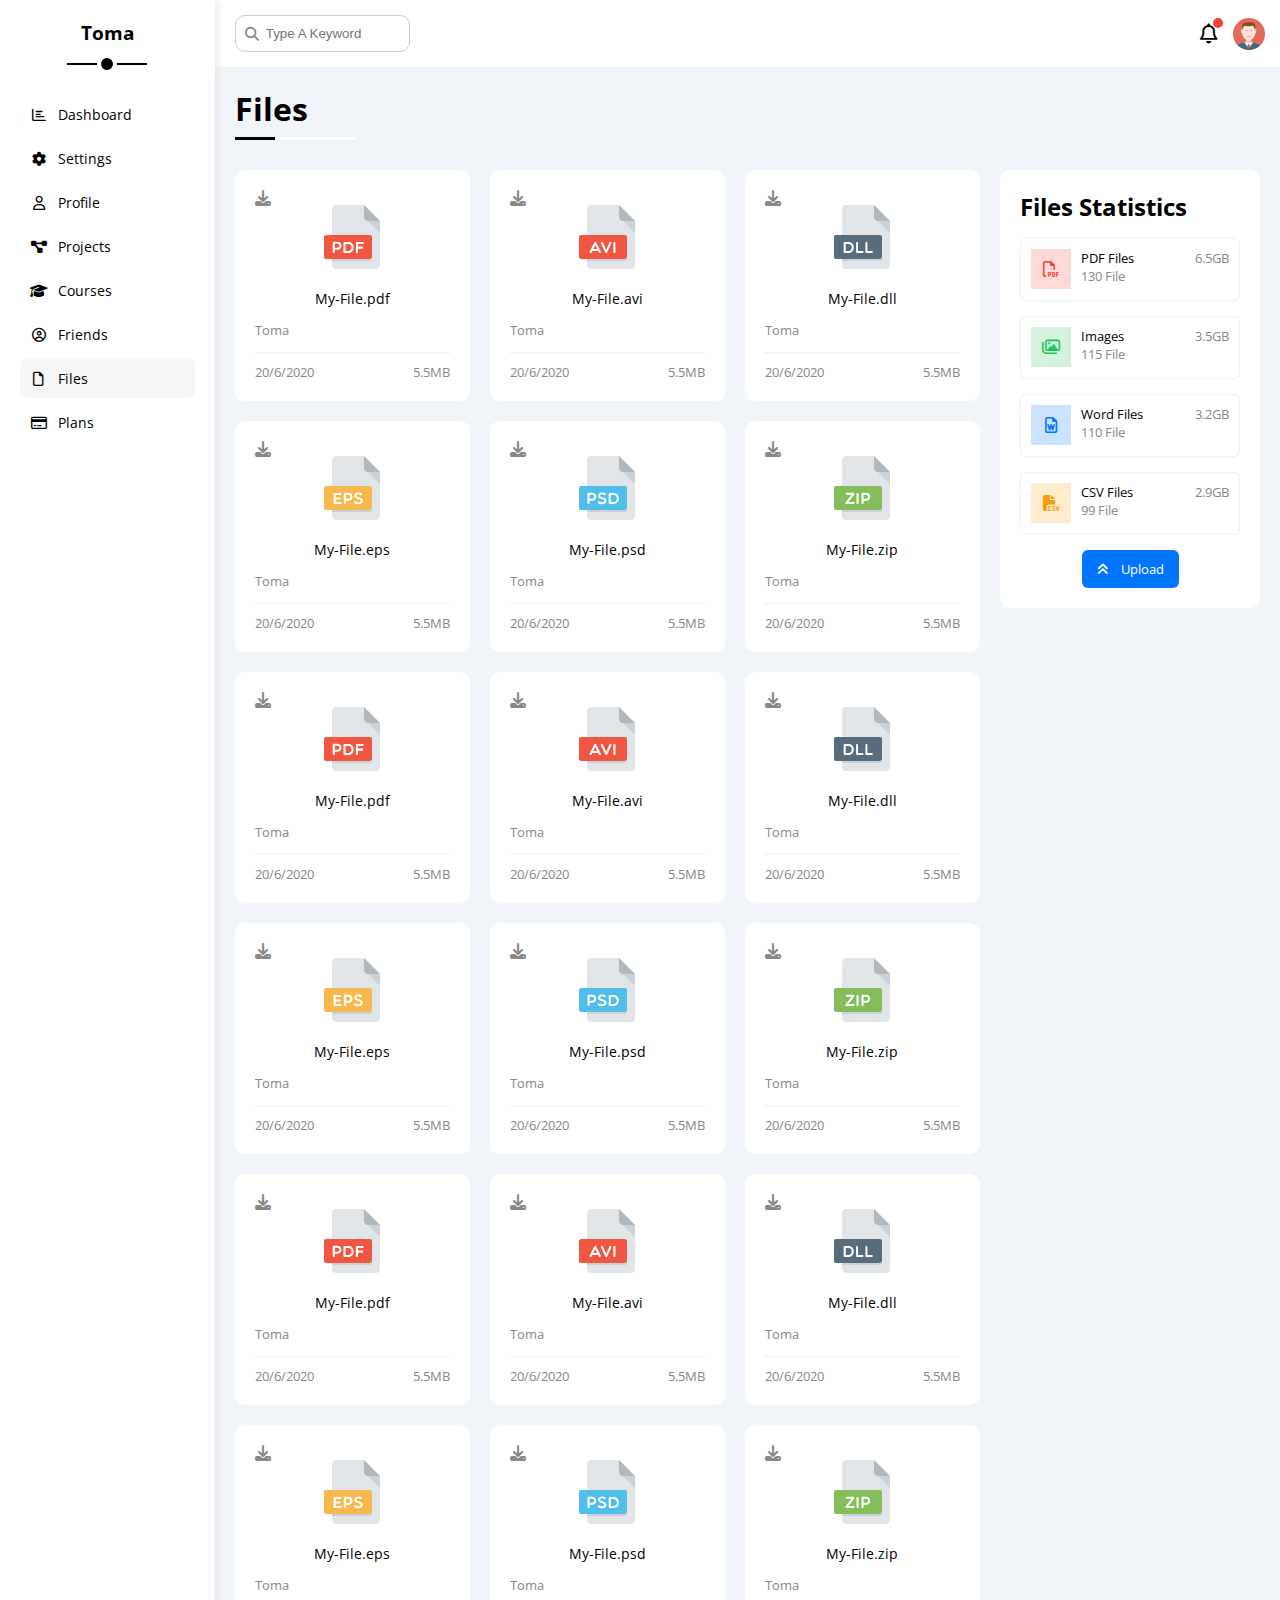
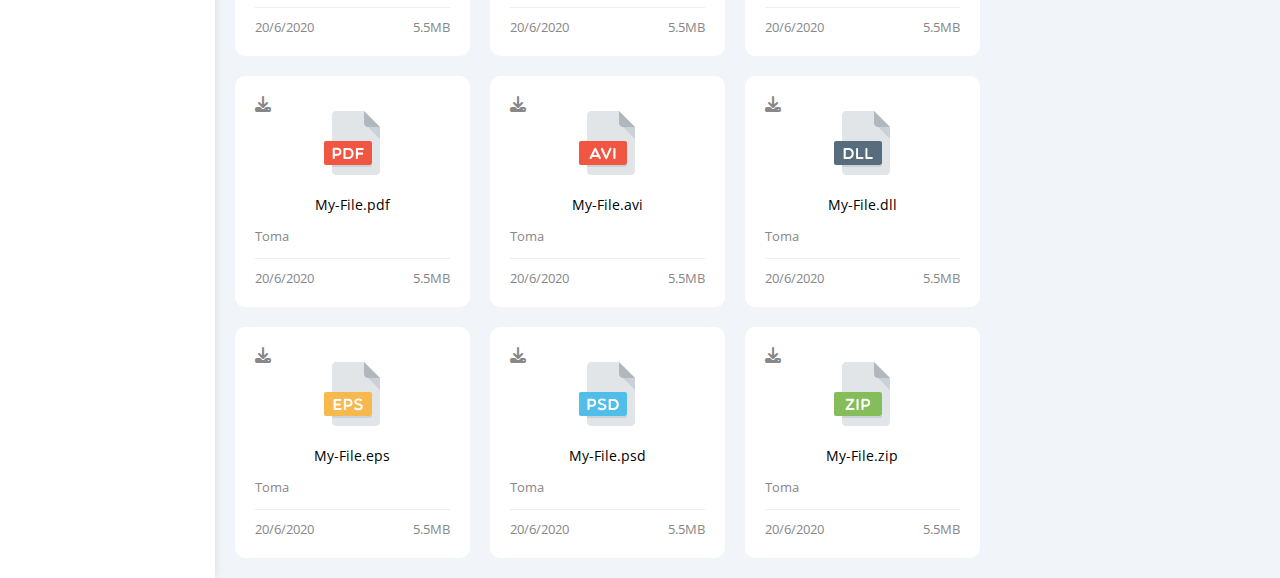
<file: files.html>
<!DOCTYPE html>
<html lang="en">
  <head>
    <meta charset="UTF-8" />
    <meta name="viewport" content="width=device-width, initial-scale=1.0" />
    <!-- Font Awesome -->
    <link rel="stylesheet" href="Css/all.min.css" />
    <!-- Main Style  -->
    <link rel="stylesheet" href="Css/framework.css" />
    <link rel="stylesheet" href="Css/Style.css" />
    <!-- google Fonts -->
    <link rel="preconnect" href="https://fonts.googleapis.com" />
    <link rel="preconnect" href="https://fonts.gstatic.com" crossorigin />
    <link
      href="https://fonts.googleapis.com/css2?family=Cairo:wght@300;400;700&family=Open+Sans:wght@300;400;500;700&family=Work+Sans:wght@200;300;400;500;600;700;800&display=swap"
      rel="stylesheet"
    />
    <title>Files</title>
  </head>
  <body>
    <div class="page d-flex">
      <div class="sidebar bg-white p-20 p-relative">
        <h3 class="p-relative txt-c mt-0">Toma</h3>
        <ul>
          <li>
            <a
              class="d-flex align-center fs-14 c-black rad-6 p-10"
              href="index.html"
            >
              <i class="fa-regular fa-chart-bar fa-fw"></i>
              <span class="hide-mobile">Dashboard</span>
            </a>
          </li>
          <li>
            <a
              class="d-flex align-center fs-14 c-black rad-6 p-10"
              href="settings.html"
            >
              <i class="fa-solid fa-gear fa-fw"></i>
              <span class="hide-mobile">Settings</span>
            </a>
          </li>
          <li>
            <a
              class="d-flex align-center fs-14 c-black rad-6 p-10"
              href="profile.html"
            >
              <i class="fa-regular fa-user fa-fw"></i>
              <span class="hide-mobile">Profile</span>
            </a>
          </li>
          <li>
            <a
              class="d-flex align-center fs-14 c-black rad-6 p-10"
              href="projects.html"
            >
              <i class="fa-solid fa-diagram-project fa-fw"></i>
              <span class="hide-mobile">Projects</span>
            </a>
          </li>
          <li>
            <a
              class="d-flex align-center fs-14 c-black rad-6 p-10"
              href="courses.html"
            >
              <i class="fa-solid fa-graduation-cap fa-fw"></i>
              <span class="hide-mobile">Courses</span>
            </a>
          </li>
          <li>
            <a
              class="d-flex align-center fs-14 c-black rad-6 p-10"
              href="friends.html"
            >
              <i class="fa-regular fa-circle-user fa-fw"></i>
              <span class="hide-mobile">Friends</span>
            </a>
          </li>
          <li>
            <a
              class="active d-flex align-center fs-14 c-black rad-6 p-10"
              href="files.html"
            >
              <i class="fa-regular fa-file fa-fw"></i>
              <span class="hide-mobile">Files</span>
            </a>
          </li>
          <li>
            <a
              class="d-flex align-center fs-14 c-black rad-6 p-10"
              href="plans.html"
            >
              <i class="fa-regular fa-credit-card fa-fw"></i>
              <span class="hide-mobile">Plans</span>
            </a>
          </li>
        </ul>
      </div>
      <div class="content w-full">
        <!-- Start Head -->
        <div class="head bg-white p-15 between-flex">
          <div class="search p-relative">
            <input
              class="p-10 border-ccc rad-10"
              type="search"
              placeholder="Type A Keyword "
            />
          </div>
          <div class="icons d-flex align-center">
            <span class="notification p-relative">
              <i class="fa-regular fa-bell fa-lg"></i>
            </span>
            <img src="Images/avatar.png" alt="" />
          </div>
        </div>
        <!-- End Head -->
        <h1 class="p-relative">Files</h1>

        <div class="files-page m-20 d-flex gap-20">
            <div class="files-stats p-20 bg-white rad-10">
                <h2 class="mt-0 mb-15 txt-c-mobile">Files Statistics</h2>
                <div class="d-flex alighn-center border-eee p-10 rad-6 mb-15 fs-13">
                    <i class="fa-regular fa-file-pdf fa-lg red center-flex c-red icon"></i>
                    <div class="info">
                        <span>PDF Files</span>
                        <span class="d-block mb-5 c-grey">130 File</span>
                    </div>
                    <div class="size c-grey">6.5GB</div>
                </div>
                <div class="d-flex alighn-center border-eee p-10 rad-6 mb-15 fs-13">
                    <i class="fa-regular fa-images fa-lg green center-flex c-green icon"></i>
                    <div class="info">
                        <span>Images</span>
                        <span class="d-block mb-5 c-grey">115 File</span>
                    </div>
                    <div class="size c-grey">3.5GB</div>
                </div>
                <div class="d-flex alighn-center border-eee p-10 rad-6 mb-15 fs-13">
                    <i class="fa-regular fa-file-word fa-lg blue center-flex c-blue icon"></i>
                    <div class="info">
                        <span>Word Files</span>
                        <span class="d-block mb-5 c-grey">110 File</span>
                    </div>
                    <div class="size c-grey">3.2GB</div>
                </div>
                <div class="d-flex alighn-center border-eee p-10 rad-6 mb-15 fs-13">
                    <i class="fa-solid fa-file-csv fa-lg orange center-flex c-orange icon"></i>
                    <div class="info">
                        <span>CSV Files</span>
                        <span class="d-block mb-5 c-grey">99 File</span>
                    </div>
                    <div class="size c-grey">2.9GB</div>
                </div>
                <a href="#" class="upload bg-blue c-white fs-13 rad-6 d-block w-fit">
                    <i class="fa-solid fa-angles-up mr-10"></i>
                    Upload</a>
            </div>
            <div class="files-content d-grid gap-20">
          
                <div class="file bg-white p-20 rad-10">
                    <i class="fa-solid fa-download p-abs c-grey"></i>
                    <div class="icon txt-c">
                        <img class="mt-15 mb-15" src="Images/pdf.svg" alt="">
                    </div>
                    <div class="txt-c fs-14 mb-10">My-File.pdf</div>
                    <p class="c-grey fs-13">Toma</p>
                    <div class="info between-flex mt-10 pt-10 fs-13 c-grey">
                        <span>20/6/2020</span>
                        <span>5.5MB</span>
                    </div>
                </div>
          
                <div class="file bg-white p-20 rad-10">
                    <i class="fa-solid fa-download p-abs c-grey"></i>
                    <div class="icon txt-c">
                        <img class="mt-15 mb-15" src="Images/avi.svg" alt="">
                    </div>
                    <div class="txt-c fs-14 mb-10">My-File.avi</div>
                    <p class="c-grey fs-13">Toma</p>
                    <div class="info between-flex mt-10 pt-10 fs-13 c-grey">
                        <span>20/6/2020</span>
                        <span>5.5MB</span>
                    </div>
                </div>
             
                <div class="file bg-white p-20 rad-10">
                    <i class="fa-solid fa-download p-abs c-grey"></i>
                    <div class="icon txt-c">
                        <img class="mt-15 mb-15" src="Images/dll.svg" alt="">
                    </div>
                    <div class="txt-c fs-14 mb-10">My-File.dll</div>
                    <p class="c-grey fs-13">Toma</p>
                    <div class="info between-flex mt-10 pt-10 fs-13 c-grey">
                        <span>20/6/2020</span>
                        <span>5.5MB</span>
                    </div>
                </div>
              
                <div class="file bg-white p-20 rad-10">
                    <i class="fa-solid fa-download p-abs c-grey"></i>
                    <div class="icon txt-c">
                        <img class="mt-15 mb-15" src="Images/eps.svg" alt="">
                    </div>
                    <div class="txt-c fs-14 mb-10">My-File.eps</div>
                    <p class="c-grey fs-13">Toma</p>
                    <div class="info between-flex mt-10 pt-10 fs-13 c-grey">
                        <span>20/6/2020</span>
                        <span>5.5MB</span>
                    </div>
                </div>
            
                <div class="file bg-white p-20 rad-10">
                    <i class="fa-solid fa-download p-abs c-grey"></i>
                    <div class="icon txt-c">
                        <img class="mt-15 mb-15" src="Images/psd.svg" alt="">
                    </div>
                    <div class="txt-c fs-14 mb-10">My-File.psd</div>
                    <p class="c-grey fs-13">Toma</p>
                    <div class="info between-flex mt-10 pt-10 fs-13 c-grey">
                        <span>20/6/2020</span>
                        <span>5.5MB</span>
                    </div>
                </div>
             
                <div class="file bg-white p-20 rad-10">
                    <i class="fa-solid fa-download p-abs c-grey"></i>
                    <div class="icon txt-c">
                        <img class="mt-15 mb-15" src="Images/zip.svg" alt="">
                    </div>
                    <div class="txt-c fs-14 mb-10">My-File.zip</div>
                    <p class="c-grey fs-13">Toma</p>
                    <div class="info between-flex mt-10 pt-10 fs-13 c-grey">
                        <span>20/6/2020</span>
                        <span>5.5MB</span>
                    </div>
                </div>
                <div class="file bg-white p-20 rad-10">
                    <i class="fa-solid fa-download p-abs c-grey"></i>
                    <div class="icon txt-c">
                        <img class="mt-15 mb-15" src="Images/pdf.svg" alt="">
                    </div>
                    <div class="txt-c fs-14 mb-10">My-File.pdf</div>
                    <p class="c-grey fs-13">Toma</p>
                    <div class="info between-flex mt-10 pt-10 fs-13 c-grey">
                        <span>20/6/2020</span>
                        <span>5.5MB</span>
                    </div>
                </div>
          
                <div class="file bg-white p-20 rad-10">
                    <i class="fa-solid fa-download p-abs c-grey"></i>
                    <div class="icon txt-c">
                        <img class="mt-15 mb-15" src="Images/avi.svg" alt="">
                    </div>
                    <div class="txt-c fs-14 mb-10">My-File.avi</div>
                    <p class="c-grey fs-13">Toma</p>
                    <div class="info between-flex mt-10 pt-10 fs-13 c-grey">
                        <span>20/6/2020</span>
                        <span>5.5MB</span>
                    </div>
                </div>
             
                <div class="file bg-white p-20 rad-10">
                    <i class="fa-solid fa-download p-abs c-grey"></i>
                    <div class="icon txt-c">
                        <img class="mt-15 mb-15" src="Images/dll.svg" alt="">
                    </div>
                    <div class="txt-c fs-14 mb-10">My-File.dll</div>
                    <p class="c-grey fs-13">Toma</p>
                    <div class="info between-flex mt-10 pt-10 fs-13 c-grey">
                        <span>20/6/2020</span>
                        <span>5.5MB</span>
                    </div>
                </div>
              
                <div class="file bg-white p-20 rad-10">
                    <i class="fa-solid fa-download p-abs c-grey"></i>
                    <div class="icon txt-c">
                        <img class="mt-15 mb-15" src="Images/eps.svg" alt="">
                    </div>
                    <div class="txt-c fs-14 mb-10">My-File.eps</div>
                    <p class="c-grey fs-13">Toma</p>
                    <div class="info between-flex mt-10 pt-10 fs-13 c-grey">
                        <span>20/6/2020</span>
                        <span>5.5MB</span>
                    </div>
                </div>
            
                <div class="file bg-white p-20 rad-10">
                    <i class="fa-solid fa-download p-abs c-grey"></i>
                    <div class="icon txt-c">
                        <img class="mt-15 mb-15" src="Images/psd.svg" alt="">
                    </div>
                    <div class="txt-c fs-14 mb-10">My-File.psd</div>
                    <p class="c-grey fs-13">Toma</p>
                    <div class="info between-flex mt-10 pt-10 fs-13 c-grey">
                        <span>20/6/2020</span>
                        <span>5.5MB</span>
                    </div>
                </div>
             
                <div class="file bg-white p-20 rad-10">
                    <i class="fa-solid fa-download p-abs c-grey"></i>
                    <div class="icon txt-c">
                        <img class="mt-15 mb-15" src="Images/zip.svg" alt="">
                    </div>
                    <div class="txt-c fs-14 mb-10">My-File.zip</div>
                    <p class="c-grey fs-13">Toma</p>
                    <div class="info between-flex mt-10 pt-10 fs-13 c-grey">
                        <span>20/6/2020</span>
                        <span>5.5MB</span>
                    </div>
                </div>
                <div class="file bg-white p-20 rad-10">
                    <i class="fa-solid fa-download p-abs c-grey"></i>
                    <div class="icon txt-c">
                        <img class="mt-15 mb-15" src="Images/pdf.svg" alt="">
                    </div>
                    <div class="txt-c fs-14 mb-10">My-File.pdf</div>
                    <p class="c-grey fs-13">Toma</p>
                    <div class="info between-flex mt-10 pt-10 fs-13 c-grey">
                        <span>20/6/2020</span>
                        <span>5.5MB</span>
                    </div>
                </div>
          
                <div class="file bg-white p-20 rad-10">
                    <i class="fa-solid fa-download p-abs c-grey"></i>
                    <div class="icon txt-c">
                        <img class="mt-15 mb-15" src="Images/avi.svg" alt="">
                    </div>
                    <div class="txt-c fs-14 mb-10">My-File.avi</div>
                    <p class="c-grey fs-13">Toma</p>
                    <div class="info between-flex mt-10 pt-10 fs-13 c-grey">
                        <span>20/6/2020</span>
                        <span>5.5MB</span>
                    </div>
                </div>
             
                <div class="file bg-white p-20 rad-10">
                    <i class="fa-solid fa-download p-abs c-grey"></i>
                    <div class="icon txt-c">
                        <img class="mt-15 mb-15" src="Images/dll.svg" alt="">
                    </div>
                    <div class="txt-c fs-14 mb-10">My-File.dll</div>
                    <p class="c-grey fs-13">Toma</p>
                    <div class="info between-flex mt-10 pt-10 fs-13 c-grey">
                        <span>20/6/2020</span>
                        <span>5.5MB</span>
                    </div>
                </div>
              
                <div class="file bg-white p-20 rad-10">
                    <i class="fa-solid fa-download p-abs c-grey"></i>
                    <div class="icon txt-c">
                        <img class="mt-15 mb-15" src="Images/eps.svg" alt="">
                    </div>
                    <div class="txt-c fs-14 mb-10">My-File.eps</div>
                    <p class="c-grey fs-13">Toma</p>
                    <div class="info between-flex mt-10 pt-10 fs-13 c-grey">
                        <span>20/6/2020</span>
                        <span>5.5MB</span>
                    </div>
                </div>
            
                <div class="file bg-white p-20 rad-10">
                    <i class="fa-solid fa-download p-abs c-grey"></i>
                    <div class="icon txt-c">
                        <img class="mt-15 mb-15" src="Images/psd.svg" alt="">
                    </div>
                    <div class="txt-c fs-14 mb-10">My-File.psd</div>
                    <p class="c-grey fs-13">Toma</p>
                    <div class="info between-flex mt-10 pt-10 fs-13 c-grey">
                        <span>20/6/2020</span>
                        <span>5.5MB</span>
                    </div>
                </div>
             
                <div class="file bg-white p-20 rad-10">
                    <i class="fa-solid fa-download p-abs c-grey"></i>
                    <div class="icon txt-c">
                        <img class="mt-15 mb-15" src="Images/zip.svg" alt="">
                    </div>
                    <div class="txt-c fs-14 mb-10">My-File.zip</div>
                    <p class="c-grey fs-13">Toma</p>
                    <div class="info between-flex mt-10 pt-10 fs-13 c-grey">
                        <span>20/6/2020</span>
                        <span>5.5MB</span>
                    </div>
                </div>
                <div class="file bg-white p-20 rad-10">
                    <i class="fa-solid fa-download p-abs c-grey"></i>
                    <div class="icon txt-c">
                        <img class="mt-15 mb-15" src="Images/pdf.svg" alt="">
                    </div>
                    <div class="txt-c fs-14 mb-10">My-File.pdf</div>
                    <p class="c-grey fs-13">Toma</p>
                    <div class="info between-flex mt-10 pt-10 fs-13 c-grey">
                        <span>20/6/2020</span>
                        <span>5.5MB</span>
                    </div>
                </div>
          
                <div class="file bg-white p-20 rad-10">
                    <i class="fa-solid fa-download p-abs c-grey"></i>
                    <div class="icon txt-c">
                        <img class="mt-15 mb-15" src="Images/avi.svg" alt="">
                    </div>
                    <div class="txt-c fs-14 mb-10">My-File.avi</div>
                    <p class="c-grey fs-13">Toma</p>
                    <div class="info between-flex mt-10 pt-10 fs-13 c-grey">
                        <span>20/6/2020</span>
                        <span>5.5MB</span>
                    </div>
                </div>
             
                <div class="file bg-white p-20 rad-10">
                    <i class="fa-solid fa-download p-abs c-grey"></i>
                    <div class="icon txt-c">
                        <img class="mt-15 mb-15" src="Images/dll.svg" alt="">
                    </div>
                    <div class="txt-c fs-14 mb-10">My-File.dll</div>
                    <p class="c-grey fs-13">Toma</p>
                    <div class="info between-flex mt-10 pt-10 fs-13 c-grey">
                        <span>20/6/2020</span>
                        <span>5.5MB</span>
                    </div>
                </div>
              
                <div class="file bg-white p-20 rad-10">
                    <i class="fa-solid fa-download p-abs c-grey"></i>
                    <div class="icon txt-c">
                        <img class="mt-15 mb-15" src="Images/eps.svg" alt="">
                    </div>
                    <div class="txt-c fs-14 mb-10">My-File.eps</div>
                    <p class="c-grey fs-13">Toma</p>
                    <div class="info between-flex mt-10 pt-10 fs-13 c-grey">
                        <span>20/6/2020</span>
                        <span>5.5MB</span>
                    </div>
                </div>
            
                <div class="file bg-white p-20 rad-10">
                    <i class="fa-solid fa-download p-abs c-grey"></i>
                    <div class="icon txt-c">
                        <img class="mt-15 mb-15" src="Images/psd.svg" alt="">
                    </div>
                    <div class="txt-c fs-14 mb-10">My-File.psd</div>
                    <p class="c-grey fs-13">Toma</p>
                    <div class="info between-flex mt-10 pt-10 fs-13 c-grey">
                        <span>20/6/2020</span>
                        <span>5.5MB</span>
                    </div>
                </div>
             
                <div class="file bg-white p-20 rad-10">
                    <i class="fa-solid fa-download p-abs c-grey"></i>
                    <div class="icon txt-c">
                        <img class="mt-15 mb-15" src="Images/zip.svg" alt="">
                    </div>
                    <div class="txt-c fs-14 mb-10">My-File.zip</div>
                    <p class="c-grey fs-13">Toma</p>
                    <div class="info between-flex mt-10 pt-10 fs-13 c-grey">
                        <span>20/6/2020</span>
                        <span>5.5MB</span>
                    </div>
                </div>
            </div>
        </div>
      </div>
    </div>
  </body>
</html>

<!--
    <label>
        <input class="toggle-checkbox" type="checkbox" checked>
        <div class="toggle-switch"></div>
</label>
 -->
</file>
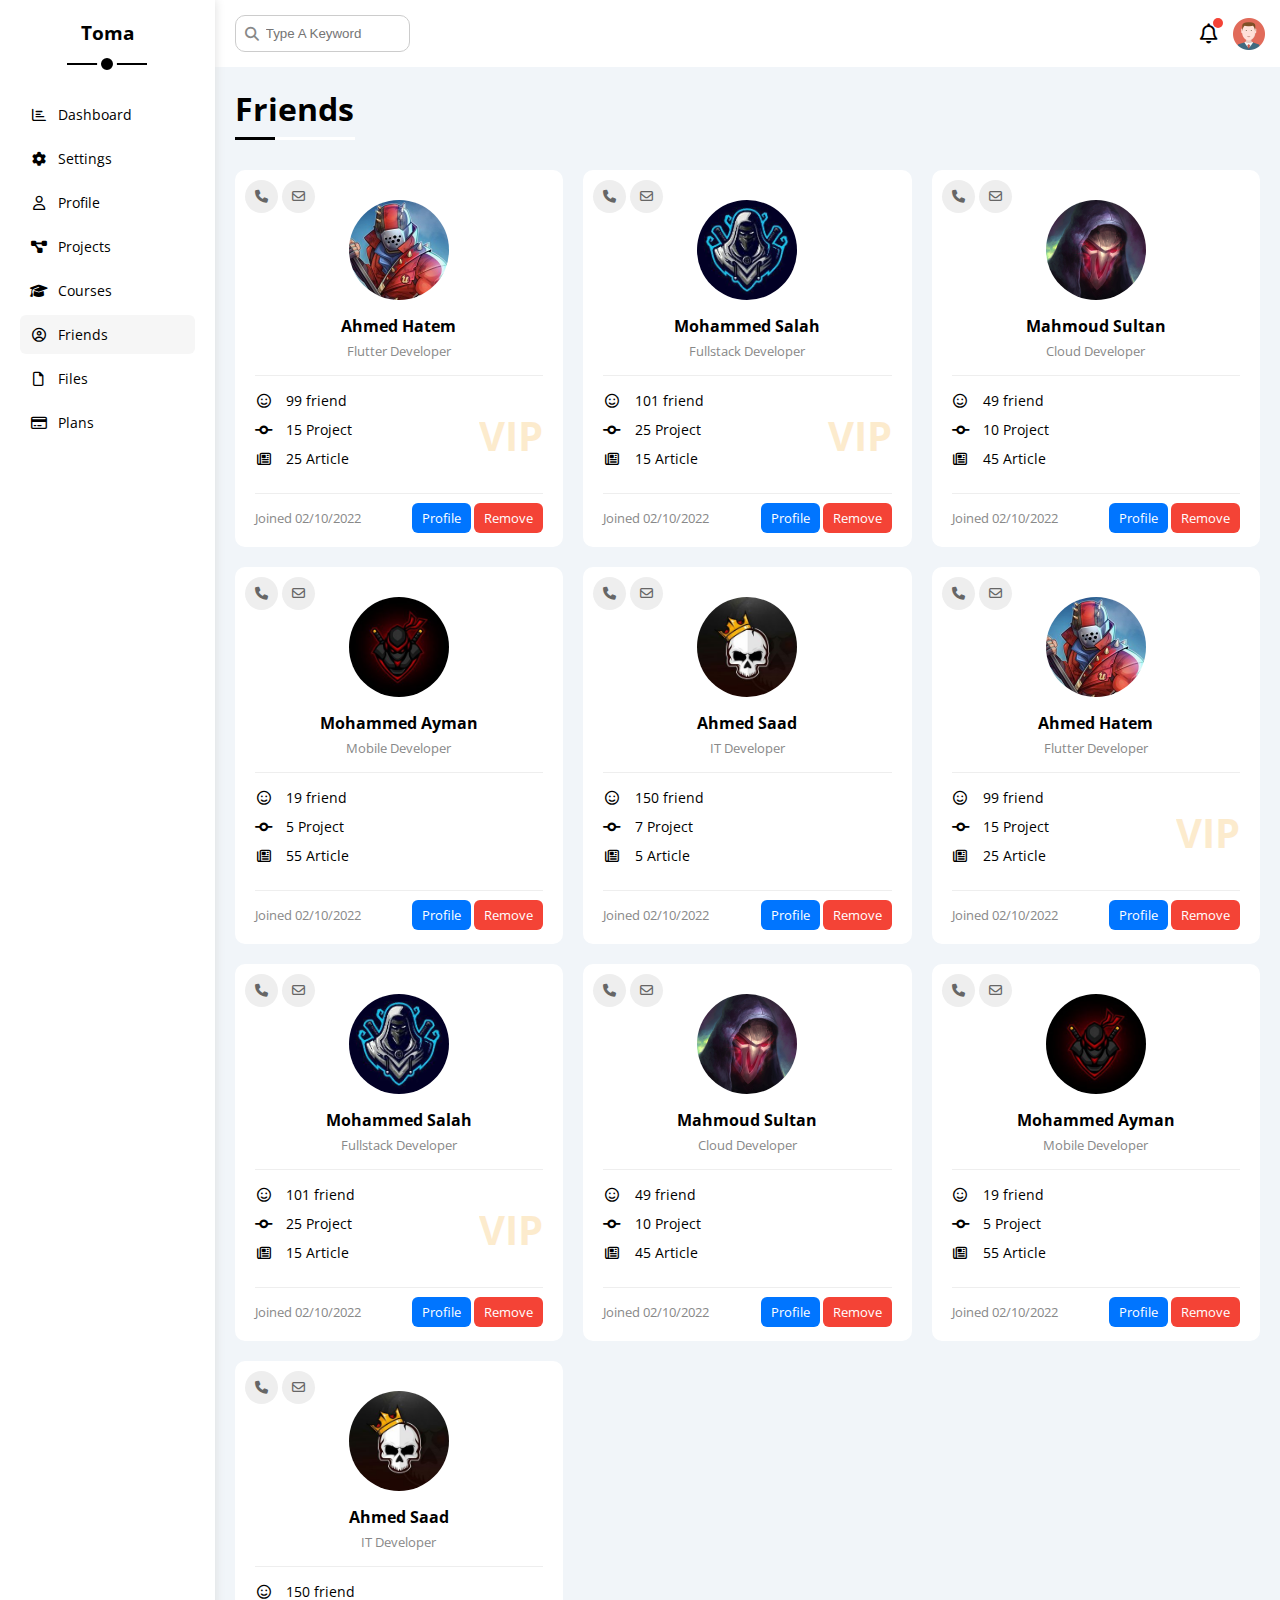
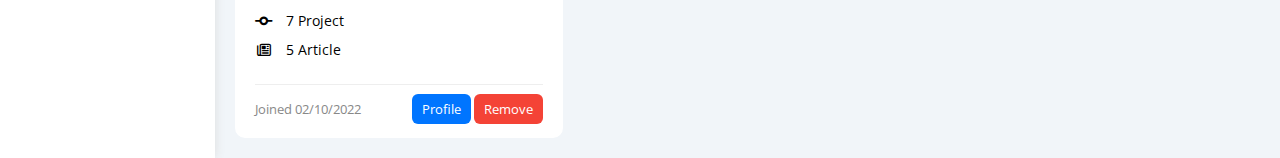
<file: friends.html>
<!DOCTYPE html>
<html lang="en">
  <head>
    <meta charset="UTF-8" />
    <meta name="viewport" content="width=device-width, initial-scale=1.0" />
    <!-- Font Awesome -->
    <link rel="stylesheet" href="Css/all.min.css" />
    <!-- Main Style  -->
    <link rel="stylesheet" href="Css/framework.css" />
    <link rel="stylesheet" href="Css/Style.css" />
    <!-- google Fonts -->
    <link rel="preconnect" href="https://fonts.googleapis.com" />
    <link rel="preconnect" href="https://fonts.gstatic.com" crossorigin />
    <link
      href="https://fonts.googleapis.com/css2?family=Cairo:wght@300;400;700&family=Open+Sans:wght@300;400;500;700&family=Work+Sans:wght@200;300;400;500;600;700;800&display=swap"
      rel="stylesheet"
    />
    <title>Friends</title>
  </head>
  <body>
    <div class="page d-flex">
      <div class="sidebar bg-white p-20 p-relative">
        <h3 class="p-relative txt-c mt-0">Toma</h3>
        <ul>
          <li>
            <a
              class="d-flex align-center fs-14 c-black rad-6 p-10"
              href="index.html"
            >
              <i class="fa-regular fa-chart-bar fa-fw"></i>
              <span class="hide-mobile">Dashboard</span>
            </a>
          </li>
          <li>
            <a
              class="d-flex align-center fs-14 c-black rad-6 p-10"
              href="settings.html"
            >
              <i class="fa-solid fa-gear fa-fw"></i>
              <span class="hide-mobile">Settings</span>
            </a>
          </li>
          <li>
            <a
              class="d-flex align-center fs-14 c-black rad-6 p-10"
              href="profile.html"
            >
              <i class="fa-regular fa-user fa-fw"></i>
              <span class="hide-mobile">Profile</span>
            </a>
          </li>
          <li>
            <a
              class="d-flex align-center fs-14 c-black rad-6 p-10"
              href="projects.html"
            >
              <i class="fa-solid fa-diagram-project fa-fw"></i>
              <span class="hide-mobile">Projects</span>
            </a>
          </li>
          <li>
            <a
              class="d-flex align-center fs-14 c-black rad-6 p-10"
              href="courses.html"
            >
              <i class="fa-solid fa-graduation-cap fa-fw"></i>
              <span class="hide-mobile">Courses</span>
            </a>
          </li>
          <li>
            <a
              class="active d-flex align-center fs-14 c-black rad-6 p-10"
              href="friends.html"
            >
              <i class="fa-regular fa-circle-user fa-fw"></i>
              <span class="hide-mobile">Friends</span>
            </a>
          </li>
          <li>
            <a
              class="d-flex align-center fs-14 c-black rad-6 p-10"
              href="files.html"
            >
              <i class="fa-regular fa-file fa-fw"></i>
              <span class="hide-mobile">Files</span>
            </a>
          </li>
          <li>
            <a
              class="d-flex align-center fs-14 c-black rad-6 p-10"
              href="plans.html"
            >
              <i class="fa-regular fa-credit-card fa-fw"></i>
              <span class="hide-mobile">Plans</span>
            </a>
          </li>
        </ul>
      </div>
      <div class="content w-full">
        <!-- Start Head -->
        <div class="head bg-white p-15 between-flex">
          <div class="search p-relative">
            <input
              class="p-10 border-ccc rad-10"
              type="search"
              placeholder="Type A Keyword "
            />
          </div>
          <div class="icons d-flex align-center">
            <span class="notification p-relative">
              <i class="fa-regular fa-bell fa-lg"></i>
            </span>
            <img src="Images/avatar.png" alt="" />
          </div>
        </div>
        <!-- End Head -->
        <h1 class="p-relative">Friends</h1>

        <div class="friends-page m-20 d-grid gap-20">
    
          <div class="friend bg-white rad-10 p-20 p-relative">
            <div class="contact">
              <i class="fa-solid fa-phone"></i>
              <i class="fa-regular fa-envelope"></i>
            </div>
            <div class="txt-c">
              <img src="Images/friend-01.jpg" alt="" class="rad-half w-100 h-100 mt-10 mb-10">
              <h4 class="m-0">Ahmed Hatem</h4>
              <p class="c-grey fs-13 mt-5 mb-0">Flutter Developer</p>
            </div>
            <div class="icons b-t-eee b-b-eee mt-15 mb-15 pt-15 pb-15 fs-14 p-relative">
              <div class="mb-10">
                <i class="fa-regular fa-face-smile mr-10 fa-fw"></i>
                <span>99 friend</span>
              </div>
              <div class="mb-10">
                <i class="fa-solid fa-code-commit mr-10 fa-fw"></i>
                <span>15 Project</span>
              </div>
              <div class="mb-10">
                <i class="fa-regular fa-newspaper mr-10 fa-fw"></i>
                <span>25 Article</span>
              </div>
              <span class="vip fw-bold c-orange">VIP</span>
            </div>
            <div class="info between-flex fs-13">
              <span class="c-grey">Joined 02/10/2022</span>
              <div>
                <a class="btn-shape bg-blue c-white" href="profile.html">Profile</a>
                <a class="btn-shape bg-red c-white" href="#">Remove</a>
              </div>
            </div>
          </div>
    
          <div class="friend bg-white rad-10 p-20 p-relative">
            <div class="contact">
              <i class="fa-solid fa-phone"></i>
              <i class="fa-regular fa-envelope"></i>
            </div>
            <div class="txt-c">
              <img src="Images/friend-02.jpg" alt="" class="rad-half w-100 h-100 mt-10 mb-10">
              <h4 class="m-0">Mohammed Salah</h4>
              <p class="c-grey fs-13 mt-5 mb-0">Fullstack Developer</p>
            </div>
            <div class="icons b-t-eee b-b-eee mt-15 mb-15 pt-15 pb-15 fs-14 p-relative">
              <div class="mb-10">
                <i class="fa-regular fa-face-smile mr-10 fa-fw"></i>
                <span>101 friend</span>
              </div>
              <div class="mb-10">
                <i class="fa-solid fa-code-commit mr-10 fa-fw"></i>
                <span>25 Project</span>
              </div>
              <div class="mb-10">
                <i class="fa-regular fa-newspaper mr-10 fa-fw"></i>
                <span>15 Article</span>
              </div>
              <span class="vip fw-bold c-orange">VIP</span>
            </div>
            <div class="info between-flex fs-13">
              <span class="c-grey">Joined 02/10/2022</span>
              <div>
                <a class="btn-shape bg-blue c-white" href="profile.html">Profile</a>
                <a class="btn-shape bg-red c-white" href="#">Remove</a>
              </div>
            </div>
          </div>
    
          <div class="friend bg-white rad-10 p-20 p-relative">
            <div class="contact">
              <i class="fa-solid fa-phone"></i>
              <i class="fa-regular fa-envelope"></i>
            </div>
            <div class="txt-c">
              <img src="Images/friend-03.jpg" alt="" class="rad-half w-100 h-100 mt-10 mb-10">
              <h4 class="m-0">Mahmoud Sultan</h4>
              <p class="c-grey fs-13 mt-5 mb-0">Cloud Developer</p>
            </div>
            <div class="icons b-t-eee b-b-eee mt-15 mb-15 pt-15 pb-15 fs-14 p-relative">
              <div class="mb-10">
                <i class="fa-regular fa-face-smile mr-10 fa-fw"></i>
                <span>49 friend</span>
              </div>
              <div class="mb-10">
                <i class="fa-solid fa-code-commit mr-10 fa-fw"></i>
                <span>10 Project</span>
              </div>
              <div class="mb-10">
                <i class="fa-regular fa-newspaper mr-10 fa-fw"></i>
                <span>45 Article</span>
              </div>
            </div>
            <div class="info between-flex fs-13">
              <span class="c-grey">Joined 02/10/2022</span>
              <div>
                <a class="btn-shape bg-blue c-white" href="profile.html">Profile</a>
                <a class="btn-shape bg-red c-white" href="#">Remove</a>
              </div>
            </div>
          </div>
    
          <div class="friend bg-white rad-10 p-20 p-relative">
            <div class="contact">
              <i class="fa-solid fa-phone"></i>
              <i class="fa-regular fa-envelope"></i>
            </div>
            <div class="txt-c">
              <img src="Images/friend-04.jpg" alt="" class="rad-half w-100 h-100 mt-10 mb-10">
              <h4 class="m-0">Mohammed Ayman</h4>
              <p class="c-grey fs-13 mt-5 mb-0">Mobile Developer</p>
            </div>
            <div class="icons b-t-eee b-b-eee mt-15 mb-15 pt-15 pb-15 fs-14 p-relative">
              <div class="mb-10">
                <i class="fa-regular fa-face-smile mr-10 fa-fw"></i>
                <span>19 friend</span>
              </div>
              <div class="mb-10">
                <i class="fa-solid fa-code-commit mr-10 fa-fw"></i>
                <span>5 Project</span>
              </div>
              <div class="mb-10">
                <i class="fa-regular fa-newspaper mr-10 fa-fw"></i>
                <span>55 Article</span>
              </div>
            </div>
            <div class="info between-flex fs-13">
              <span class="c-grey">Joined 02/10/2022</span>
              <div>
                <a class="btn-shape bg-blue c-white" href="profile.html">Profile</a>
                <a class="btn-shape bg-red c-white" href="#">Remove</a>
              </div>
            </div>
          </div>
    
          <div class="friend bg-white rad-10 p-20 p-relative">
            <div class="contact">
              <i class="fa-solid fa-phone"></i>
              <i class="fa-regular fa-envelope"></i>
            </div>
            <div class="txt-c">
              <img src="Images/friend-05.jpg" alt="" class="rad-half w-100 h-100 mt-10 mb-10">
              <h4 class="m-0">Ahmed Saad</h4>
              <p class="c-grey fs-13 mt-5 mb-0">IT Developer</p>
            </div>
            <div class="icons b-t-eee b-b-eee mt-15 mb-15 pt-15 pb-15 fs-14 p-relative">
              <div class="mb-10">
                <i class="fa-regular fa-face-smile mr-10 fa-fw"></i>
                <span>150 friend</span>
              </div>
              <div class="mb-10">
                <i class="fa-solid fa-code-commit mr-10 fa-fw"></i>
                <span>7 Project</span>
              </div>
              <div class="mb-10">
                <i class="fa-regular fa-newspaper mr-10 fa-fw"></i>
                <span>5 Article</span>
              </div>
            </div>
            <div class="info between-flex fs-13">
              <span class="c-grey">Joined 02/10/2022</span>
              <div>
                <a class="btn-shape bg-blue c-white" href="profile.html">Profile</a>
                <a class="btn-shape bg-red c-white" href="#">Remove</a>
              </div>
            </div>
          </div>
          <div class="friend bg-white rad-10 p-20 p-relative">
            <div class="contact">
              <i class="fa-solid fa-phone"></i>
              <i class="fa-regular fa-envelope"></i>
            </div>
            <div class="txt-c">
              <img src="Images/friend-01.jpg" alt="" class="rad-half w-100 h-100 mt-10 mb-10">
              <h4 class="m-0">Ahmed Hatem</h4>
              <p class="c-grey fs-13 mt-5 mb-0">Flutter Developer</p>
            </div>
            <div class="icons b-t-eee b-b-eee mt-15 mb-15 pt-15 pb-15 fs-14 p-relative">
              <div class="mb-10">
                <i class="fa-regular fa-face-smile mr-10 fa-fw"></i>
                <span>99 friend</span>
              </div>
              <div class="mb-10">
                <i class="fa-solid fa-code-commit mr-10 fa-fw"></i>
                <span>15 Project</span>
              </div>
              <div class="mb-10">
                <i class="fa-regular fa-newspaper mr-10 fa-fw"></i>
                <span>25 Article</span>
              </div>
              <span class="vip fw-bold c-orange">VIP</span>
            </div>
            <div class="info between-flex fs-13">
              <span class="c-grey">Joined 02/10/2022</span>
              <div>
                <a class="btn-shape bg-blue c-white" href="profile.html">Profile</a>
                <a class="btn-shape bg-red c-white" href="#">Remove</a>
              </div>
            </div>
          </div>
    
          <div class="friend bg-white rad-10 p-20 p-relative">
            <div class="contact">
              <i class="fa-solid fa-phone"></i>
              <i class="fa-regular fa-envelope"></i>
            </div>
            <div class="txt-c">
              <img src="Images/friend-02.jpg" alt="" class="rad-half w-100 h-100 mt-10 mb-10">
              <h4 class="m-0">Mohammed Salah</h4>
              <p class="c-grey fs-13 mt-5 mb-0">Fullstack Developer</p>
            </div>
            <div class="icons b-t-eee b-b-eee mt-15 mb-15 pt-15 pb-15 fs-14 p-relative">
              <div class="mb-10">
                <i class="fa-regular fa-face-smile mr-10 fa-fw"></i>
                <span>101 friend</span>
              </div>
              <div class="mb-10">
                <i class="fa-solid fa-code-commit mr-10 fa-fw"></i>
                <span>25 Project</span>
              </div>
              <div class="mb-10">
                <i class="fa-regular fa-newspaper mr-10 fa-fw"></i>
                <span>15 Article</span>
              </div>
              <span class="vip fw-bold c-orange">VIP</span>
            </div>
            <div class="info between-flex fs-13">
              <span class="c-grey">Joined 02/10/2022</span>
              <div>
                <a class="btn-shape bg-blue c-white" href="profile.html">Profile</a>
                <a class="btn-shape bg-red c-white" href="#">Remove</a>
              </div>
            </div>
          </div>
    
          <div class="friend bg-white rad-10 p-20 p-relative">
            <div class="contact">
              <i class="fa-solid fa-phone"></i>
              <i class="fa-regular fa-envelope"></i>
            </div>
            <div class="txt-c">
              <img src="Images/friend-03.jpg" alt="" class="rad-half w-100 h-100 mt-10 mb-10">
              <h4 class="m-0">Mahmoud Sultan</h4>
              <p class="c-grey fs-13 mt-5 mb-0">Cloud Developer</p>
            </div>
            <div class="icons b-t-eee b-b-eee mt-15 mb-15 pt-15 pb-15 fs-14 p-relative">
              <div class="mb-10">
                <i class="fa-regular fa-face-smile mr-10 fa-fw"></i>
                <span>49 friend</span>
              </div>
              <div class="mb-10">
                <i class="fa-solid fa-code-commit mr-10 fa-fw"></i>
                <span>10 Project</span>
              </div>
              <div class="mb-10">
                <i class="fa-regular fa-newspaper mr-10 fa-fw"></i>
                <span>45 Article</span>
              </div>
            </div>
            <div class="info between-flex fs-13">
              <span class="c-grey">Joined 02/10/2022</span>
              <div>
                <a class="btn-shape bg-blue c-white" href="profile.html">Profile</a>
                <a class="btn-shape bg-red c-white" href="#">Remove</a>
              </div>
            </div>
          </div>
    
          <div class="friend bg-white rad-10 p-20 p-relative">
            <div class="contact">
              <i class="fa-solid fa-phone"></i>
              <i class="fa-regular fa-envelope"></i>
            </div>
            <div class="txt-c">
              <img src="Images/friend-04.jpg" alt="" class="rad-half w-100 h-100 mt-10 mb-10">
              <h4 class="m-0">Mohammed Ayman</h4>
              <p class="c-grey fs-13 mt-5 mb-0">Mobile Developer</p>
            </div>
            <div class="icons b-t-eee b-b-eee mt-15 mb-15 pt-15 pb-15 fs-14 p-relative">
              <div class="mb-10">
                <i class="fa-regular fa-face-smile mr-10 fa-fw"></i>
                <span>19 friend</span>
              </div>
              <div class="mb-10">
                <i class="fa-solid fa-code-commit mr-10 fa-fw"></i>
                <span>5 Project</span>
              </div>
              <div class="mb-10">
                <i class="fa-regular fa-newspaper mr-10 fa-fw"></i>
                <span>55 Article</span>
              </div>
            </div>
            <div class="info between-flex fs-13">
              <span class="c-grey">Joined 02/10/2022</span>
              <div>
                <a class="btn-shape bg-blue c-white" href="profile.html">Profile</a>
                <a class="btn-shape bg-red c-white" href="#">Remove</a>
              </div>
            </div>
          </div>
    
          <div class="friend bg-white rad-10 p-20 p-relative">
            <div class="contact">
              <i class="fa-solid fa-phone"></i>
              <i class="fa-regular fa-envelope"></i>
            </div>
            <div class="txt-c">
              <img src="Images/friend-05.jpg" alt="" class="rad-half w-100 h-100 mt-10 mb-10">
              <h4 class="m-0">Ahmed Saad</h4>
              <p class="c-grey fs-13 mt-5 mb-0">IT Developer</p>
            </div>
            <div class="icons b-t-eee b-b-eee mt-15 mb-15 pt-15 pb-15 fs-14 p-relative">
              <div class="mb-10">
                <i class="fa-regular fa-face-smile mr-10 fa-fw"></i>
                <span>150 friend</span>
              </div>
              <div class="mb-10">
                <i class="fa-solid fa-code-commit mr-10 fa-fw"></i>
                <span>7 Project</span>
              </div>
              <div class="mb-10">
                <i class="fa-regular fa-newspaper mr-10 fa-fw"></i>
                <span>5 Article</span>
              </div>
            </div>
            <div class="info between-flex fs-13">
              <span class="c-grey">Joined 02/10/2022</span>
              <div>
                <a class="btn-shape bg-blue c-white" href="profile.html">Profile</a>
                <a class="btn-shape bg-red c-white" href="#">Remove</a>
              </div>
            </div>
          </div>
        </div>
      </div>
    </div>
  </body>
</html>

<!--
    <label>
        <input class="toggle-checkbox" type="checkbox" checked>
        <div class="toggle-switch"></div>
</label>
 -->
</file>
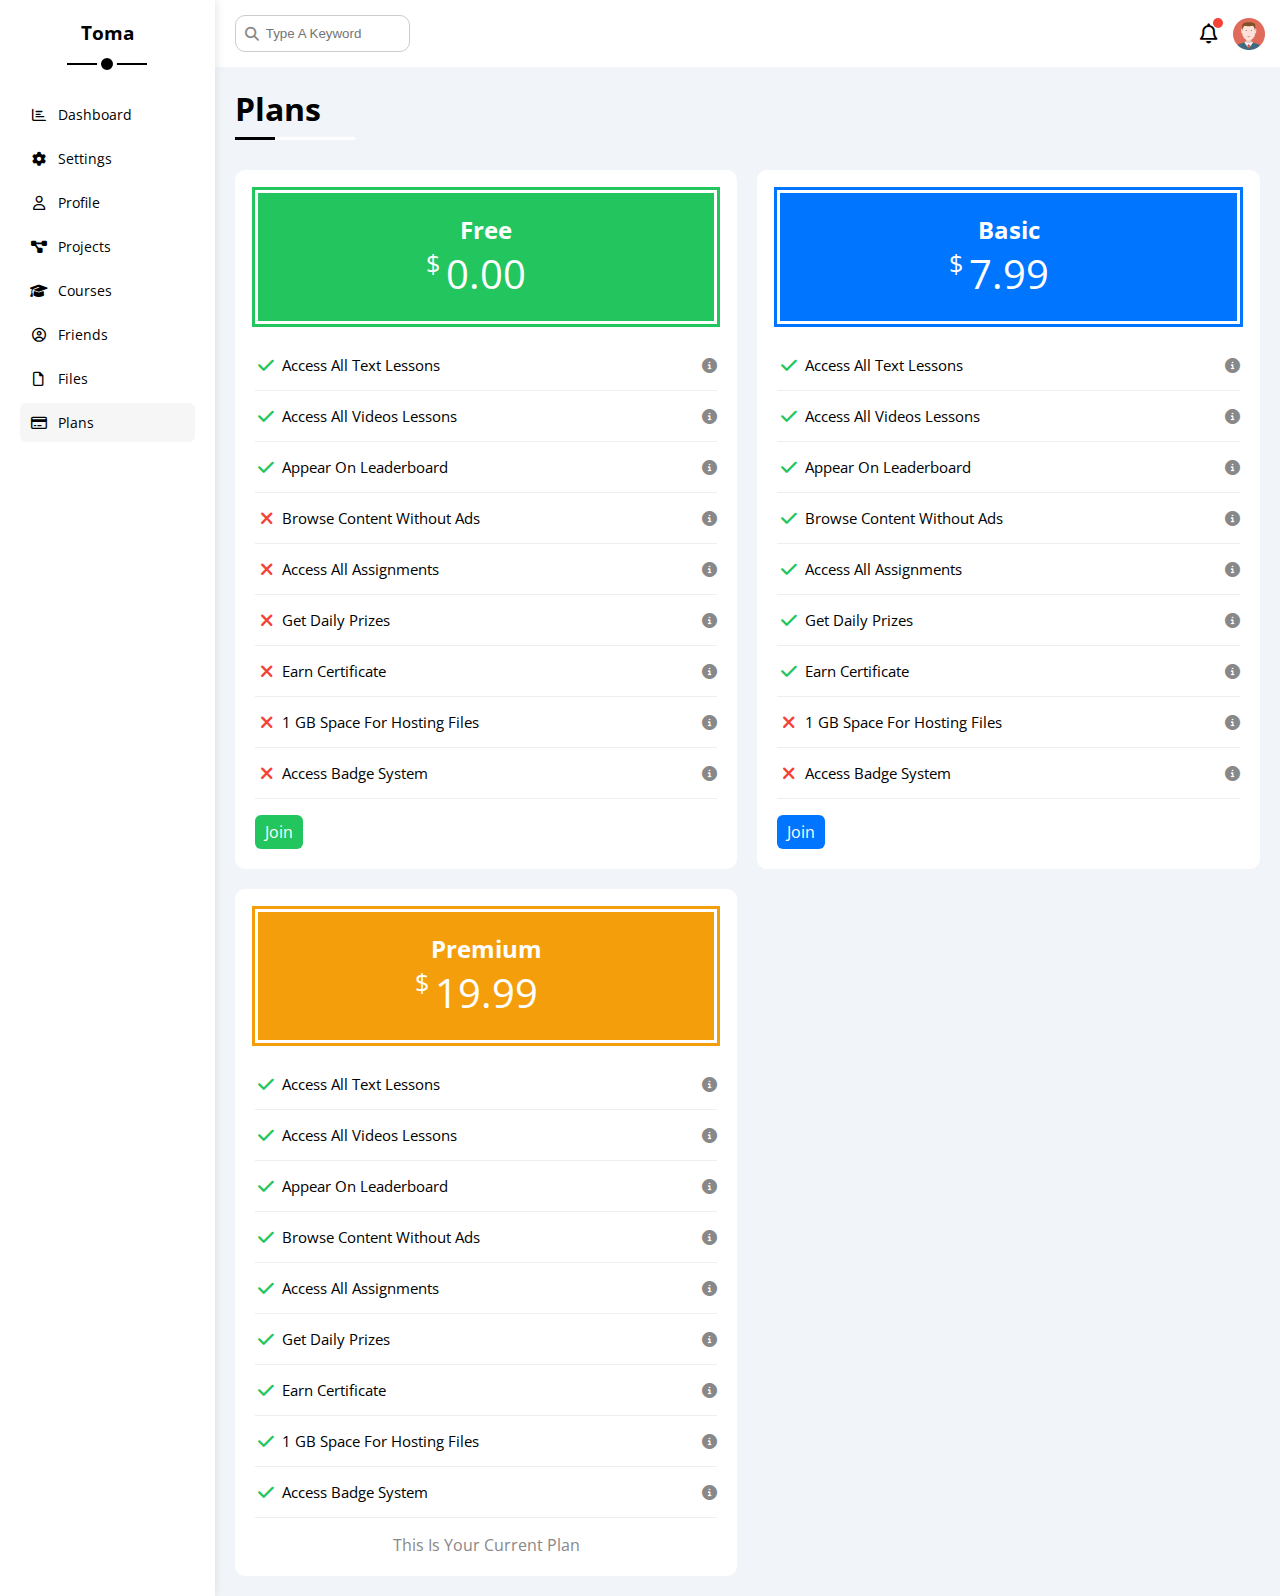
<file: plans.html>
<!DOCTYPE html>
<html lang="en">
  <head>
    <meta charset="UTF-8" />
    <meta name="viewport" content="width=device-width, initial-scale=1.0" />
    <!-- Font Awesome -->
    <link rel="stylesheet" href="Css/all.min.css" />
    <!-- Main Style  -->
    <link rel="stylesheet" href="Css/framework.css" />
    <link rel="stylesheet" href="Css/Style.css" />
    <!-- google Fonts -->
    <link rel="preconnect" href="https://fonts.googleapis.com" />
    <link rel="preconnect" href="https://fonts.gstatic.com" crossorigin />
    <link
      href="https://fonts.googleapis.com/css2?family=Cairo:wght@300;400;700&family=Open+Sans:wght@300;400;500;700&family=Work+Sans:wght@200;300;400;500;600;700;800&display=swap"
      rel="stylesheet"
    />
    <title>Plans</title>
  </head>
  <body>
    <div class="page d-flex">
      <div class="sidebar bg-white p-20 p-relative">
        <h3 class="p-relative txt-c mt-0">Toma</h3>
        <ul>
          <li>
            <a
              class="d-flex align-center fs-14 c-black rad-6 p-10"
              href="index.html"
            >
              <i class="fa-regular fa-chart-bar fa-fw"></i>
              <span class="hide-mobile">Dashboard</span>
            </a>
          </li>
          <li>
            <a
              class="d-flex align-center fs-14 c-black rad-6 p-10"
              href="settings.html"
            >
              <i class="fa-solid fa-gear fa-fw"></i>
              <span class="hide-mobile">Settings</span>
            </a>
          </li>
          <li>
            <a
              class="d-flex align-center fs-14 c-black rad-6 p-10"
              href="profile.html"
            >
              <i class="fa-regular fa-user fa-fw"></i>
              <span class="hide-mobile">Profile</span>
            </a>
          </li>
          <li>
            <a
              class="d-flex align-center fs-14 c-black rad-6 p-10"
              href="projects.html"
            >
              <i class="fa-solid fa-diagram-project fa-fw"></i>
              <span class="hide-mobile">Projects</span>
            </a>
          </li>
          <li>
            <a
              class="d-flex align-center fs-14 c-black rad-6 p-10"
              href="courses.html"
            >
              <i class="fa-solid fa-graduation-cap fa-fw"></i>
              <span class="hide-mobile">Courses</span>
            </a>
          </li>
          <li>
            <a
              class="d-flex align-center fs-14 c-black rad-6 p-10"
              href="friends.html"
            >
              <i class="fa-regular fa-circle-user fa-fw"></i>
              <span class="hide-mobile">Friends</span>
            </a>
          </li>
          <li>
            <a
              class="d-flex align-center fs-14 c-black rad-6 p-10"
              href="files.html"
            >
              <i class="fa-regular fa-file fa-fw"></i>
              <span class="hide-mobile">Files</span>
            </a>
          </li>
          <li>
            <a
              class="active d-flex align-center fs-14 c-black rad-6 p-10"
              href="plans.html"
            >
              <i class="fa-regular fa-credit-card fa-fw"></i>
              <span class="hide-mobile">Plans</span>
            </a>
          </li>
        </ul>
      </div>
      <div class="content w-full">
        <!-- Start Head -->
        <div class="head bg-white p-15 between-flex">
          <div class="search p-relative">
            <input
              class="p-10 border-ccc rad-10"
              type="search"
              placeholder="Type A Keyword "
            />
          </div>
          <div class="icons d-flex align-center">
            <span class="notification p-relative">
              <i class="fa-regular fa-bell fa-lg"></i>
            </span>
            <img src="Images/avatar.png" alt="" />
          </div>
        </div>
        <!-- End Head -->
        <h1 class="p-relative">Plans</h1>

        <div class="plans-page m-20 d-grid gap-20">
            <div class="plan green bg-white p-20 rad-10">
                <div class="top bg-green txt-c p-20">
                    <h2 class="m-0 c-white">Free</h2>
                    <div class="price c-white"><span>$</span>0.00</div>
                </div>
                <ul>
                    <li>
                        <i class="fa-solid fa-check fa-fw yes"></i>
                        <span>Access All Text Lessons</span>
                        <i class="fa-solid fa-circle-info help"></i>
                    </li>
                    <li>
                        <i class="fa-solid fa-check fa-fw yes"></i>
                        <span>Access All Videos Lessons</span>
                        <i class="fa-solid fa-circle-info help"></i>
                    </li>
                    <li>
                        <i class="fa-solid fa-check fa-fw yes"></i>
                        <span>Appear On Leaderboard</span>
                        <i class="fa-solid fa-circle-info help"></i>
                    </li>
                    <li>
                        <i class="fa-solid fa-xmark fa-fw "></i>
                        <span>Browse Content Without Ads</span>
                        <i class="fa-solid fa-circle-info help"></i>
                    </li>
                    <li>
                        <i class="fa-solid fa-xmark fa-fw "></i>
                        <span>Access All Assignments</span>
                        <i class="fa-solid fa-circle-info help"></i>
                    </li>
                    <li>
                        <i class="fa-solid fa-xmark fa-fw "></i>
                        <span>Get Daily Prizes</span>
                        <i class="fa-solid fa-circle-info help"></i>
                    </li>
                    <li>
                        <i class="fa-solid fa-xmark fa-fw "></i>
                        <span>Earn Certificate</span>
                        <i class="fa-solid fa-circle-info help"></i>
                    </li>
                    <li>
                        <i class="fa-solid fa-xmark fa-fw "></i>
                        <span>1 GB Space For Hosting Files</span>
                        <i class="fa-solid fa-circle-info help"></i>
                    </li>
                    <li>
                        <i class="fa-solid fa-xmark fa-fw "></i>
                        <span>Access Badge System</span>
                        <i class="fa-solid fa-circle-info help"></i>
                    </li>
                </ul>
                <a href="#" class="btn-shape d-block c-white bg-green w-fit">Join</a>
            </div>
            <div class="plan blue bg-white p-20 rad-10">
                <div class="top bg-blue txt-c p-20">
                    <h2 class="m-0 c-white">Basic</h2>
                    <div class="price c-white"><span>$</span>7.99</div>
                </div>
                <ul>
                    <li>
                        <i class="fa-solid fa-check fa-fw yes"></i>
                        <span>Access All Text Lessons</span>
                        <i class="fa-solid fa-circle-info help"></i>
                    </li>
                    <li>
                        <i class="fa-solid fa-check fa-fw yes"></i>
                        <span>Access All Videos Lessons</span>
                        <i class="fa-solid fa-circle-info help"></i>
                    </li>
                    <li>
                        <i class="fa-solid fa-check fa-fw yes"></i>
                        <span>Appear On Leaderboard</span>
                        <i class="fa-solid fa-circle-info help"></i>
                    </li>
                    <li>
                        <i class="fa-solid fa-check fa-fw yes"></i>
                        <span>Browse Content Without Ads</span>
                        <i class="fa-solid fa-circle-info help"></i>
                    </li>
                    <li>
                        <i class="fa-solid fa-check fa-fw yes"></i>
                        <span>Access All Assignments</span>
                        <i class="fa-solid fa-circle-info help"></i>
                    </li>
                    <li>
                        <i class="fa-solid fa-check fa-fw yes"></i>
                        <span>Get Daily Prizes</span>
                        <i class="fa-solid fa-circle-info help"></i>
                    </li>
                    <li>
                        <i class="fa-solid fa-check fa-fw yes"></i>
                        <span>Earn Certificate</span>
                        <i class="fa-solid fa-circle-info help"></i>
                    </li>
                    <li>
                        <i class="fa-solid fa-xmark fa-fw "></i>
                        <span>1 GB Space For Hosting Files</span>
                        <i class="fa-solid fa-circle-info help"></i>
                    </li>
                    <li>
                        <i class="fa-solid fa-xmark fa-fw "></i>
                        <span>Access Badge System</span>
                        <i class="fa-solid fa-circle-info help"></i>
                    </li>
                </ul>
                <a href="#" class="btn-shape d-block c-white bg-blue w-fit">Join</a>
            </div>
            <div class="plan orange bg-white p-20 rad-10">
                <div class="top bg-orange txt-c p-20">
                    <h2 class="m-0 c-white">Premium</h2>
                    <div class="price c-white"><span>$</span>19.99</div>
                </div>
                <ul>
                    <li>
                        <i class="fa-solid fa-check fa-fw yes"></i>
                        <span>Access All Text Lessons</span>
                        <i class="fa-solid fa-circle-info help"></i>
                    </li>
                    <li>
                        <i class="fa-solid fa-check fa-fw yes"></i>
                        <span>Access All Videos Lessons</span>
                        <i class="fa-solid fa-circle-info help"></i>
                    </li>
                    <li>
                        <i class="fa-solid fa-check fa-fw yes"></i>
                        <span>Appear On Leaderboard</span>
                        <i class="fa-solid fa-circle-info help"></i>
                    </li>
                    <li>
                        <i class="fa-solid fa-check fa-fw yes"></i>
                        <span>Browse Content Without Ads</span>
                        <i class="fa-solid fa-circle-info help"></i>
                    </li>
                    <li>
                        <i class="fa-solid fa-check fa-fw yes"></i>
                        <span>Access All Assignments</span>
                        <i class="fa-solid fa-circle-info help"></i>
                    </li>
                    <li>
                        <i class="fa-solid fa-check fa-fw yes"></i>
                        <span>Get Daily Prizes</span>
                        <i class="fa-solid fa-circle-info help"></i>
                    </li>
                    <li>
                        <i class="fa-solid fa-check fa-fw yes"></i>
                        <span>Earn Certificate</span>
                        <i class="fa-solid fa-circle-info help"></i>
                    </li>
                    <li>
                        <i class="fa-solid fa-check fa-fw yes"></i>
                        <span>1 GB Space For Hosting Files</span>
                        <i class="fa-solid fa-circle-info help"></i>
                    </li>
                    <li>
                        <i class="fa-solid fa-check fa-fw yes"></i>
                        <span>Access Badge System</span>
                        <i class="fa-solid fa-circle-info help"></i>
                    </li>
                </ul>
                <p class="c-grey m-0 txt-c">This Is Your Current Plan</p>
            </div>
        </div>
      </div>
    </div>
  </body>
</html>

<!--
    <label>
        <input class="toggle-checkbox" type="checkbox" checked>
        <div class="toggle-switch"></div>
</label>
 -->
</file>
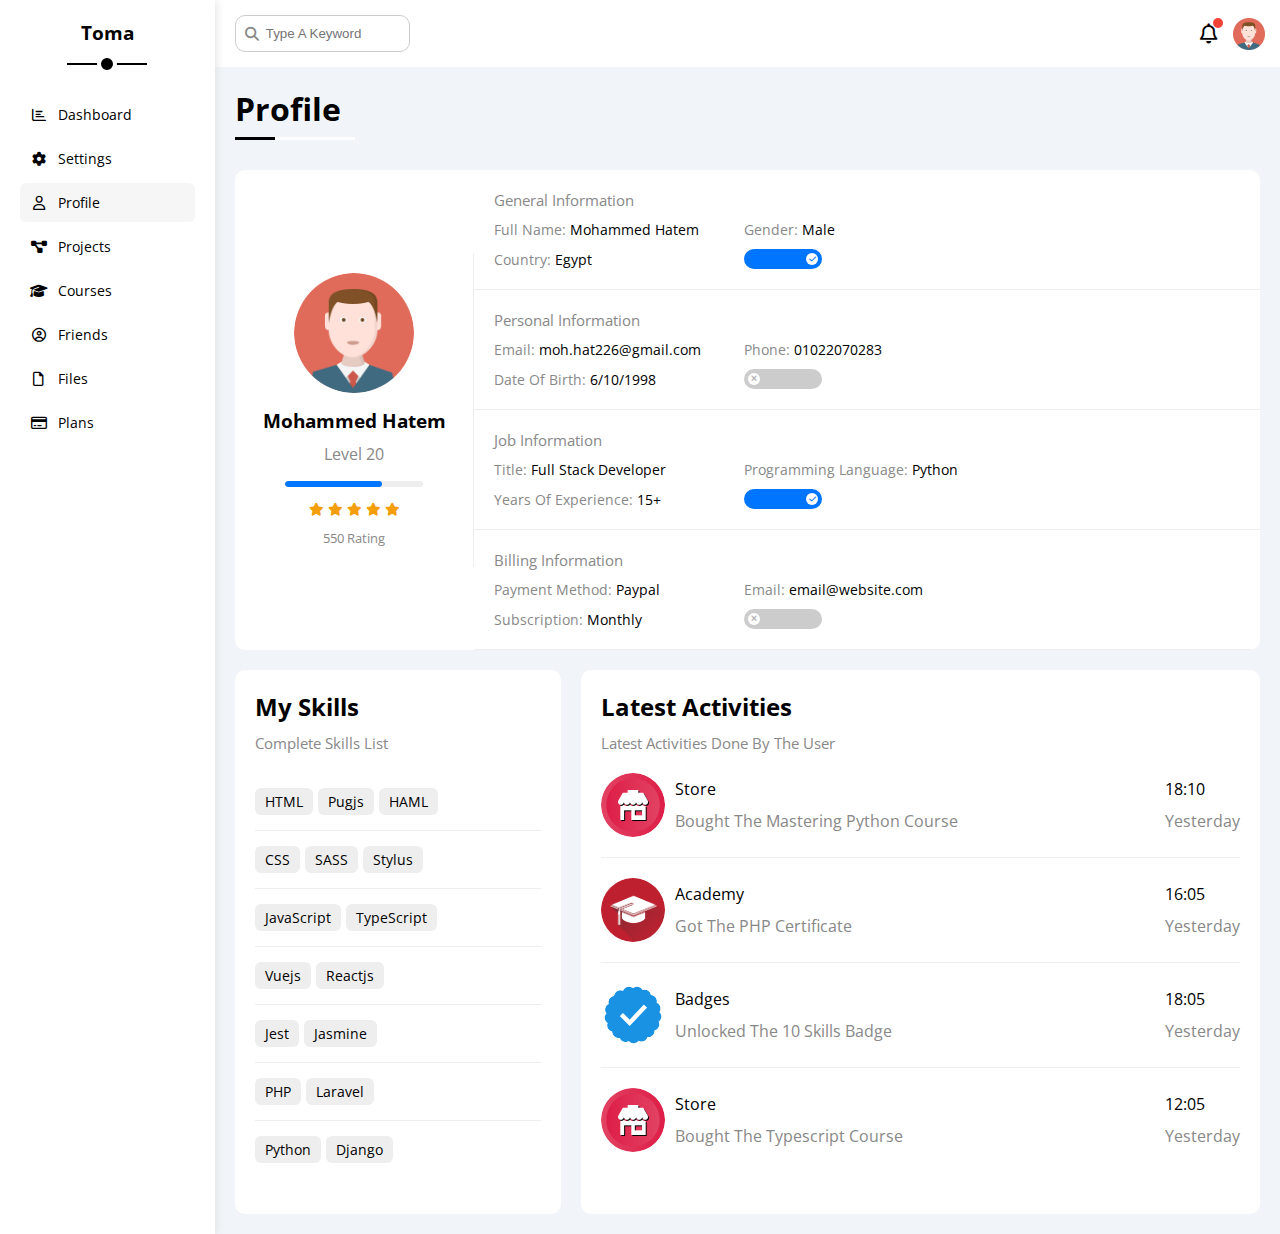
<file: profile.html>
<!DOCTYPE html>
<html lang="en">
  <head>
    <meta charset="UTF-8" />
    <meta name="viewport" content="width=device-width, initial-scale=1.0" />
    <!-- Font Awesome -->
    <link rel="stylesheet" href="Css/all.min.css" />
    <!-- Main Style  -->
    <link rel="stylesheet" href="Css/framework.css" />
    <link rel="stylesheet" href="Css/Style.css" />
    <!-- google Fonts -->
    <link rel="preconnect" href="https://fonts.googleapis.com" />
    <link rel="preconnect" href="https://fonts.gstatic.com" crossorigin />
    <link
      href="https://fonts.googleapis.com/css2?family=Cairo:wght@300;400;700&family=Open+Sans:wght@300;400;500;700&family=Work+Sans:wght@200;300;400;500;600;700;800&display=swap"
      rel="stylesheet"
    />
    <title>Profile</title>
  </head>
  <body>
    <div class="page d-flex">
      <div class="sidebar bg-white p-20 p-relative">
        <h3 class="p-relative txt-c mt-0">Toma</h3>
        <ul>
          <li>
            <a
              class="d-flex align-center fs-14 c-black rad-6 p-10"
              href="index.html"
            >
              <i class="fa-regular fa-chart-bar fa-fw"></i>
              <span class="hide-mobile">Dashboard</span>
            </a>
          </li>
          <li>
            <a
              class="d-flex align-center fs-14 c-black rad-6 p-10"
              href="settings.html"
            >
              <i class="fa-solid fa-gear fa-fw"></i>
              <span class="hide-mobile">Settings</span>
            </a>
          </li>
          <li>
            <a
              class="active d-flex align-center fs-14 c-black rad-6 p-10"
              href="profile.html"
            >
              <i class="fa-regular fa-user fa-fw"></i>
              <span class="hide-mobile">Profile</span>
            </a>
          </li>
          <li>
            <a
              class="d-flex align-center fs-14 c-black rad-6 p-10"
              href="projects.html"
            >
              <i class="fa-solid fa-diagram-project fa-fw"></i>
              <span class="hide-mobile">Projects</span>
            </a>
          </li>
          <li>
            <a
              class="d-flex align-center fs-14 c-black rad-6 p-10"
              href="courses.html"
            >
              <i class="fa-solid fa-graduation-cap fa-fw"></i>
              <span class="hide-mobile">Courses</span>
            </a>
          </li>
          <li>
            <a
              class="d-flex align-center fs-14 c-black rad-6 p-10"
              href="friends.html"
            >
              <i class="fa-regular fa-circle-user fa-fw"></i>
              <span class="hide-mobile">Friends</span>
            </a>
          </li>
          <li>
            <a
              class="d-flex align-center fs-14 c-black rad-6 p-10"
              href="files.html"
            >
              <i class="fa-regular fa-file fa-fw"></i>
              <span class="hide-mobile">Files</span>
            </a>
          </li>
          <li>
            <a
              class="d-flex align-center fs-14 c-black rad-6 p-10"
              href="plans.html"
            >
              <i class="fa-regular fa-credit-card fa-fw"></i>
              <span class="hide-mobile">Plans</span>
            </a>
          </li>
        </ul>
      </div>
      <div class="content w-full">
        <!-- Start Head -->
        <div class="head bg-white p-15 between-flex">
          <div class="search p-relative">
            <input
              class="p-10 border-ccc rad-10"
              type="search"
              placeholder="Type A Keyword "
            />
          </div>
          <div class="icons d-flex align-center">
            <span class="notification p-relative">
              <i class="fa-regular fa-bell fa-lg"></i>
            </span>
            <img src="Images/avatar.png" alt="" />
          </div>
        </div>
        <!-- End Head -->
        <h1 class="p-relative">Profile</h1>
        <div class="profile-page m-20">
          <!-- Start overview -->
          <div class="overview bg-white mb-20 rad-10 d-flex align-center">
            <div class="avatar-box txt-c p-20">
              <img src="Images/avatar.png" alt="" class="rad-half mb-10" />
              <h3 class="m-0">Mohammed Hatem</h3>
              <p class="c-grey mt-10">Level 20</p>
              <div class="level rad-6 bg-eee p-relative">
                <span style="width: 70%"></span>
              </div>
              <div class="rating mt-10 mb-10">
                <i class="fa-solid fa-star c-orange fs-13"></i>
                <i class="fa-solid fa-star c-orange fs-13"></i>
                <i class="fa-solid fa-star c-orange fs-13"></i>
                <i class="fa-solid fa-star c-orange fs-13"></i>
                <i class="fa-solid fa-star c-orange fs-13"></i>
              </div>
              <p class="c-grey m-0 fs-13">550 Rating</p>
            </div>
            <!-- Start Info Rows -->
            <div class="info-box w-full">
              <div class="box p-20 d-flex align-center b-b-eee">
                <h4 class="c-grey fs-15 m-0 w-full">General Information</h4>
                <div class="fs-14 pt-10 txt-c-mobile">
                  <span class="c-grey">Full Name:</span>
                  <span>Mohammed Hatem</span>
                </div>
                <div class="fs-14 pt-10">
                  <span class="c-grey">Gender:</span>
                  <span>Male</span>
                </div>
                <div class="fs-14 pt-10">
                  <span class="c-grey">Country:</span>
                  <span>Egypt</span>
                </div>
                <div class="fs-14 pt-10">
                  <label>
                    <input class="toggle-checkbox" type="checkbox" checked />
                    <div class="toggle-switch"></div>
                  </label>
                </div>
              </div>
              <div class="box p-20 d-flex align-center b-b-eee">
                <h4 class="c-grey fs-15 m-0 w-full">Personal Information</h4>
                <div class="fs-14 pt-10">
                  <span class="c-grey">Email:</span>
                  <span>moh.hat226@gmail.com</span>
                </div>
                <div class="fs-14 pt-10">
                  <span class="c-grey">Phone:</span>
                  <span>01022070283</span>
                </div>
                <div class="fs-14 pt-10">
                  <span class="c-grey">Date Of Birth:</span>
                  <span>6/10/1998</span>
                </div>
                <div class="fs-14 pt-10">
                  <label>
                    <input class="toggle-checkbox" type="checkbox" />
                    <div class="toggle-switch"></div>
                  </label>
                </div>
              </div>
              <div class="box p-20 d-flex align-center b-b-eee">
                <h4 class="c-grey fs-15 m-0 w-full">Job Information</h4>
                <div class="fs-14 pt-10">
                  <span class="c-grey">Title: </span>
                  <span>Full Stack Developer</span>
                </div>
                <div class="fs-14 pt-10">
                  <span class="c-grey">Programming Language: </span>
                  <span>Python</span>
                </div>
                <div class="fs-14 pt-10">
                  <span class="c-grey">Years Of Experience:</span>
                  <span>15+</span>
                </div>
                <div class="fs-14 pt-10">
                  <label>
                    <input class="toggle-checkbox" type="checkbox" checked />
                    <div class="toggle-switch"></div>
                  </label>
                </div>
              </div>
              <div class="box p-20 d-flex align-center b-b-eee">
                <h4 class="c-grey fs-15 m-0 w-full">Billing Information</h4>
                <div class="fs-14 pt-10">
                  <span class="c-grey">Payment Method:</span>
                  <span>Paypal</span>
                </div>
                <div class="fs-14 pt-10">
                  <span class="c-grey">Email:</span>
                  <span> email@website.com</span>
                </div>
                <div class="fs-14 pt-10">
                  <span class="c-grey">Subscription:</span>
                  <span>Monthly</span>
                </div>
                <div class="fs-14 pt-10">
                  <label>
                    <input class="toggle-checkbox" type="checkbox" />
                    <div class="toggle-switch"></div>
                  </label>
                </div>
              </div>
            </div>
            <!-- Start Info Rows -->
          </div>
          <!-- End overview -->
          <!-- Start Other Data -->
          <div class="other-data d-flex gap-20">
            <div class="skills-card p-20 bg-white rad-10">
              <h2 class="mt-0 mb-10">My Skills</h2>
              <p class="mt-0 mb-20 c-grey fs-15">Complete Skills List</p>
              <ul class="txt-c-mobile">
                <li><span>HTML</span><span>Pugjs</span><span>HAML</span></li>
                <li><span>CSS</span><span>SASS</span><span>Stylus</span></li>
                <li><span>JavaScript</span><span>TypeScript</span></li>
                <li><span>Vuejs</span><span>Reactjs</span></li>
                <li><span>Jest</span><span>Jasmine</span></li>
                <li><span>PHP</span><span>Laravel</span></li>
                <li><span>Python</span><span>Django</span></li>
              </ul>
            </div>
            <div class="activities p-20 bg-white rad-10">
              <h2 class="mt-0 mb-10">Latest Activities</h2>
              <p class="mt-0 mb-20 c-grey fs-15">Latest Activities Done By The User</p>
              <div class="activity d-flex align-center txt-c-mobile">
                <img src="Images/activity-01.png" alt="">
                <div class="info">
                    <span class="d-block mb-10">Store</span>
                    <span class="c-grey">Bought The Mastering Python Course</span>
                </div>
                <div class="date">
                    <span class="d-block mb-10">18:10</span>
                    <space class="c-grey">Yesterday</space>
                </div>
              </div>
              <div class="activity d-flex align-center txt-c-mobile">
                <img src="Images/activity-02.png" alt="">
                <div class="info">
                    <span class="d-block mb-10">Academy</span>
                    <span class="c-grey">Got The PHP Certificate</span>
                </div>
                <div class="date">
                    <span class="d-block mb-10">16:05</span>
                    <space class="c-grey">Yesterday</space>
                </div>
              </div>
              <div class="activity d-flex align-center txt-c-mobile">
                <img src="Images/activity-03.png" alt="">
                <div class="info">
                    <span class="d-block mb-10">Badges</span>
                    <span class="c-grey">Unlocked The 10 Skills Badge</span>
                </div>
                <div class="date">
                    <span class="d-block mb-10">18:05</span>
                    <space class="c-grey">Yesterday</space>
                </div>
              </div>
              <div class="activity d-flex align-center txt-c-mobile">
                <img src="Images/activity-01.png" alt="">
                <div class="info">
                    <span class="d-block mb-10">Store</span>
                    <span class="c-grey">Bought The Typescript Course</span>
                </div>
                <div class="date">
                    <span class="d-block mb-10">12:05</span>
                    <space class="c-grey">Yesterday</space>
                </div>
              </div>
            </div>
          </div>
          <!-- End Other Data -->
        </div>
      </div>
    </div>
  </body>
</html>

<!--
    <label>
        <input class="toggle-checkbox" type="checkbox" checked>
        <div class="toggle-switch"></div>
</label>
 -->
</file>
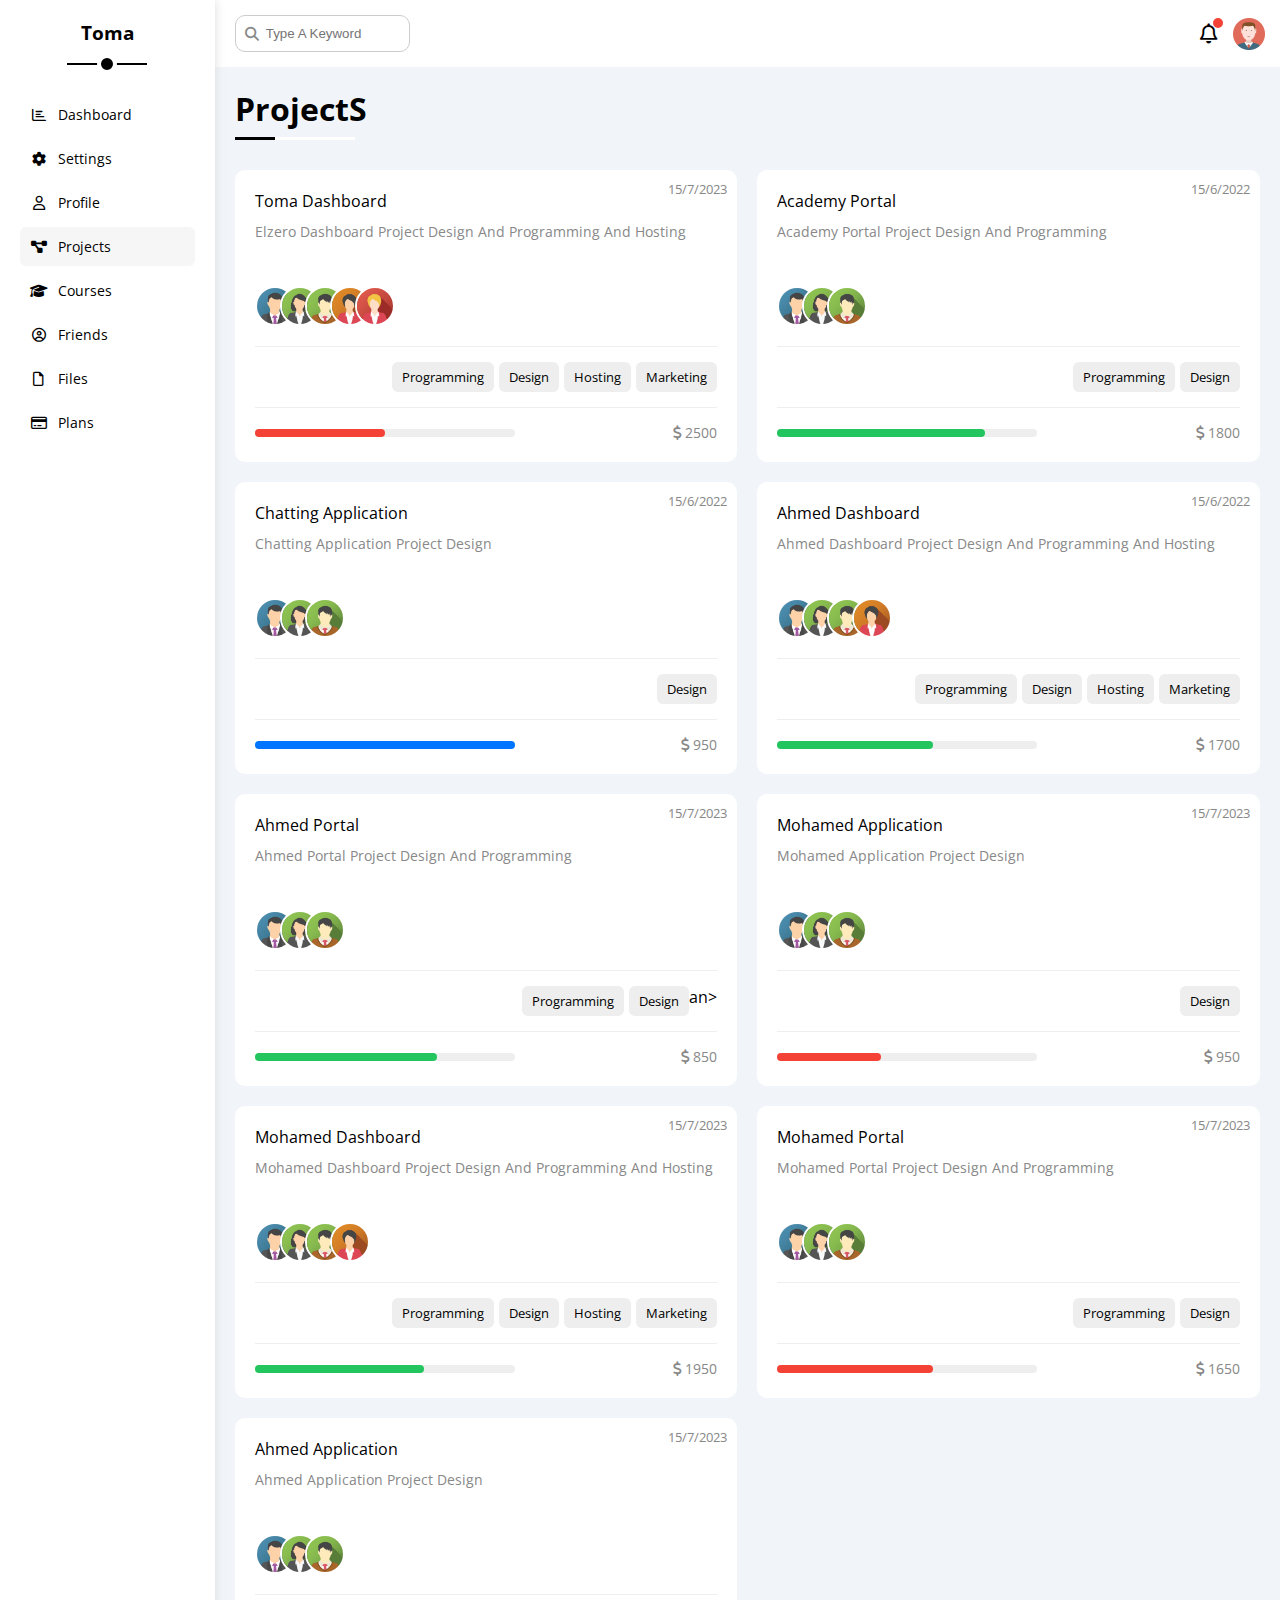
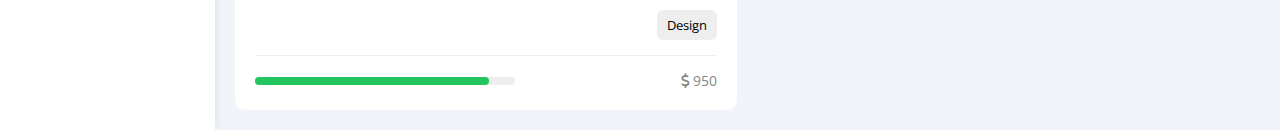
<file: projects.html>
<!DOCTYPE html>
<html lang="en">
  <head>
    <meta charset="UTF-8" />
    <meta name="viewport" content="width=device-width, initial-scale=1.0" />
    <!-- Font Awesome -->
    <link rel="stylesheet" href="Css/all.min.css" />
    <!-- Main Style  -->
    <link rel="stylesheet" href="Css/framework.css" />
    <link rel="stylesheet" href="Css/Style.css" />
    <!-- google Fonts -->
    <link rel="preconnect" href="https://fonts.googleapis.com" />
    <link rel="preconnect" href="https://fonts.gstatic.com" crossorigin />
    <link
      href="https://fonts.googleapis.com/css2?family=Cairo:wght@300;400;700&family=Open+Sans:wght@300;400;500;700&family=Work+Sans:wght@200;300;400;500;600;700;800&display=swap"
      rel="stylesheet"
    />
    <title>Projects</title>
  </head>
  <body>
    <div class="page d-flex">
      <div class="sidebar bg-white p-20 p-relative">
        <h3 class="p-relative txt-c mt-0">Toma</h3>
        <ul>
          <li>
            <a
              class="d-flex align-center fs-14 c-black rad-6 p-10"
              href="index.html"
            >
              <i class="fa-regular fa-chart-bar fa-fw"></i>
              <span class="hide-mobile">Dashboard</span>
            </a>
          </li>
          <li>
            <a
              class="d-flex align-center fs-14 c-black rad-6 p-10"
              href="settings.html"
            >
              <i class="fa-solid fa-gear fa-fw"></i>
              <span class="hide-mobile">Settings</span>
            </a>
          </li>
          <li>
            <a
              class="d-flex align-center fs-14 c-black rad-6 p-10"
              href="profile.html"
            >
              <i class="fa-regular fa-user fa-fw"></i>
              <span class="hide-mobile">Profile</span>
            </a>
          </li>
          <li>
            <a
              class="active d-flex align-center fs-14 c-black rad-6 p-10"
              href="projects.html"
            >
              <i class="fa-solid fa-diagram-project fa-fw"></i>
              <span class="hide-mobile">Projects</span>
            </a>
          </li>
          <li>
            <a
              class="d-flex align-center fs-14 c-black rad-6 p-10"
              href="courses.html"
            >
              <i class="fa-solid fa-graduation-cap fa-fw"></i>
              <span class="hide-mobile">Courses</span>
            </a>
          </li>
          <li>
            <a
              class="d-flex align-center fs-14 c-black rad-6 p-10"
              href="friends.html"
            >
              <i class="fa-regular fa-circle-user fa-fw"></i>
              <span class="hide-mobile">Friends</span>
            </a>
          </li>
          <li>
            <a
              class="d-flex align-center fs-14 c-black rad-6 p-10"
              href="files.html"
            >
              <i class="fa-regular fa-file fa-fw"></i>
              <span class="hide-mobile">Files</span>
            </a>
          </li>
          <li>
            <a
              class="d-flex align-center fs-14 c-black rad-6 p-10"
              href="plans.html"
            >
              <i class="fa-regular fa-credit-card fa-fw"></i>
              <span class="hide-mobile">Plans</span>
            </a>
          </li>
        </ul>
      </div>
      <div class="content w-full">
        <!-- Start Head -->
        <div class="head bg-white p-15 between-flex">
          <div class="search p-relative">
            <input
              class="p-10 border-ccc rad-10"
              type="search"
              placeholder="Type A Keyword "
            />
          </div>
          <div class="icons d-flex align-center">
            <span class="notification p-relative">
              <i class="fa-regular fa-bell fa-lg"></i>
            </span>
            <img src="Images/avatar.png" alt="" />
          </div>
        </div>
        <!-- End Head -->
        <h1 class="p-relative">ProjectS</h1>
        <div class="project-page m-20 d-grid gap-20">
          <div class="project bg-white p-20 rad-10 p-relative">
            <span class="c-grey fs-13 date">15/7/2023</span>
            <h4 class="m-0">Toma Dashboard</h4>
            <p class="c-grey fs-14 mt-10 mb-10">Elzero Dashboard Project Design And Programming And Hosting</p>
            <div class="team">
              <a href="#"><img src="Images/team-01.png" alt=""></a>
              <a href="#"><img src="Images/team-02.png" alt=""></a>
              <a href="#"><img src="Images/team-03.png" alt=""></a>
              <a href="#"><img src="Images/team-04.png" alt=""></a>
              <a href="#"><img src="Images/team-05.png" alt=""></a>
            </div>
            <div class="do d-flex">
              <span class="rad-6 bg-eee btn-shape fs-13">Programming</span>
              <span class="rad-6 bg-eee btn-shape fs-13">Design</span>
              <span class="rad-6 bg-eee btn-shape fs-13">Hosting</span>
              <span class="rad-6 bg-eee btn-shape fs-13">Marketing</span>
            </div>
            <div class="info between-flex">
              <div class="progress bg-eee">
                <span class="bg-red" style="width: 50%;"></span>
              </div>
              <div class="fs-14 c-grey">
                <i class="fa-solid fa-dollar-sign"></i>
                2500 
              </div>
            </div>
          </div>

          <div class="project bg-white p-20 rad-10 p-relative">
            <span class="c-grey fs-13 date">15/6/2022</span>
            <h4 class="m-0">Academy Portal</h4>
            <p class="c-grey fs-14 mt-10 mb-10">Academy Portal Project Design And Programming</p>
            <div class="team">
              <a href="#"><img src="Images/team-01.png" alt=""></a>
              <a href="#"><img src="Images/team-02.png" alt=""></a>
              <a href="#"><img src="Images/team-03.png" alt=""></a>
            </div>
            <div class="do d-flex">
              <span class="rad-6 bg-eee btn-shape fs-13">Programming</span>
              <span class="rad-6 bg-eee btn-shape fs-13">Design</span>
            </div>
            <div class="info between-flex">
              <div class="progress bg-eee">
                <span class="bg-green" style="width: 80%;"></span>
              </div>
              <div class="fs-14 c-grey">
                <i class="fa-solid fa-dollar-sign"></i>
                1800 
              </div>
            </div>
          </div>

          <div class="project bg-white p-20 rad-10 p-relative">
            <span class="c-grey fs-13 date">15/6/2022</span>
            <h4 class="m-0">Chatting Application</h4>
            <p class="c-grey fs-14 mt-10 mb-10">Chatting Application Project Design</p>
            <div class="team">
              <a href="#"><img src="Images/team-01.png" alt=""></a>
              <a href="#"><img src="Images/team-02.png" alt=""></a>
              <a href="#"><img src="Images/team-03.png" alt=""></a>
            </div>
            <div class="do d-flex">
              <span class="rad-6 bg-eee btn-shape fs-13">Design</span>
            </div>
            <div class="info between-flex">
              <div class="progress bg-eee">
                <span class="bg-blue" style="width: 100%;"></span>
              </div>
              <div class="fs-14 c-grey">
                <i class="fa-solid fa-dollar-sign"></i>
                950 
              </div>
            </div>
          </div>

          <div class="project bg-white p-20 rad-10 p-relative">
            <span class="c-grey fs-13 date">15/6/2022</span>
            <h4 class="m-0">Ahmed Dashboard</h4>
            <p class="c-grey fs-14 mt-10 mb-10">Ahmed Dashboard Project Design And Programming And Hosting</p>
            <div class="team">
              <a href="#"><img src="Images/team-01.png" alt=""></a>
              <a href="#"><img src="Images/team-02.png" alt=""></a>
              <a href="#"><img src="Images/team-03.png" alt=""></a>
              <a href="#"><img src="Images/team-04.png" alt=""></a>
            </div>
            <div class="do d-flex">
              <span class="rad-6 bg-eee btn-shape fs-13">Programming</span>
              <span class="rad-6 bg-eee btn-shape fs-13">Design</span>
              <span class="rad-6 bg-eee btn-shape fs-13">Hosting</span>
              <span class="rad-6 bg-eee btn-shape fs-13">Marketing</span>
            </div>
            <div class="info between-flex">
              <div class="progress bg-eee">
                <span class="bg-green" style="width: 60%;"></span>
              </div>
              <div class="fs-14 c-grey">
                <i class="fa-solid fa-dollar-sign"></i>
                1700 
              </div>
            </div>
          </div>

          <div class="project bg-white p-20 rad-10 p-relative">
            <span class="c-grey fs-13 date">15/7/2023</span>
            <h4 class="m-0">Ahmed Portal</h4>
            <p class="c-grey fs-14 mt-10 mb-10">Ahmed Portal Project Design And Programming</p>
            <div class="team">
              <a href="#"><img src="Images/team-01.png" alt=""></a>
              <a href="#"><img src="Images/team-02.png" alt=""></a>
              <a href="#"><img src="Images/team-03.png" alt=""></a>
            </div>
            <div class="do d-flex">
              <span class="rad-6 bg-eee btn-shape fs-13">Programming</span>
              <span class="rad-6 bg-eee btn-shape fs-13">Design</span>an>
            </div>
            <div class="info between-flex">
              <div class="progress bg-eee">
                <span class="bg-green" style="width: 70%;"></span>
              </div>
              <div class="fs-14 c-grey">
                <i class="fa-solid fa-dollar-sign"></i>
                850 
              </div>
            </div>
          </div>

          <div class="project bg-white p-20 rad-10 p-relative">
            <span class="c-grey fs-13 date">15/7/2023</span>
            <h4 class="m-0">Mohamed Application</h4>
            <p class="c-grey fs-14 mt-10 mb-10">Mohamed Application Project Design</p>
            <div class="team">
              <a href="#"><img src="Images/team-01.png" alt=""></a>
              <a href="#"><img src="Images/team-02.png" alt=""></a>
              <a href="#"><img src="Images/team-03.png" alt=""></a>
            </div>
            <div class="do d-flex">
              <span class="rad-6 bg-eee btn-shape fs-13">Design</span>
            </div>
            <div class="info between-flex">
              <div class="progress bg-eee">
                <span class="bg-red" style="width: 40%;"></span>
              </div>
              <div class="fs-14 c-grey">
                <i class="fa-solid fa-dollar-sign"></i>
                950 
              </div>
            </div>
          </div>

          <div class="project bg-white p-20 rad-10 p-relative">
            <span class="c-grey fs-13 date">15/7/2023</span>
            <h4 class="m-0">Mohamed Dashboard</h4>
            <p class="c-grey fs-14 mt-10 mb-10">Mohamed Dashboard Project Design And Programming And Hosting</p>
            <div class="team">
              <a href="#"><img src="Images/team-01.png" alt=""></a>
              <a href="#"><img src="Images/team-02.png" alt=""></a>
              <a href="#"><img src="Images/team-03.png" alt=""></a>
              <a href="#"><img src="Images/team-04.png" alt=""></a>
            </div>
            <div class="do d-flex">
              <span class="rad-6 bg-eee btn-shape fs-13">Programming</span>
              <span class="rad-6 bg-eee btn-shape fs-13">Design</span>
              <span class="rad-6 bg-eee btn-shape fs-13">Hosting</span>
              <span class="rad-6 bg-eee btn-shape fs-13">Marketing</span>
            </div>
            <div class="info between-flex">
              <div class="progress bg-eee">
                <span class="bg-green" style="width: 65%;"></span>
              </div>
              <div class="fs-14 c-grey">
                <i class="fa-solid fa-dollar-sign"></i>
                1950 
              </div>
            </div>
          </div>

          <div class="project bg-white p-20 rad-10 p-relative">
            <span class="c-grey fs-13 date">15/7/2023</span>
            <h4 class="m-0">Mohamed Portal</h4>
            <p class="c-grey fs-14 mt-10 mb-10">Mohamed Portal Project Design And Programming</p>
            <div class="team">
              <a href="#"><img src="Images/team-01.png" alt=""></a>
              <a href="#"><img src="Images/team-02.png" alt=""></a>
              <a href="#"><img src="Images/team-03.png" alt=""></a>
            </div>
            <div class="do d-flex">
              <span class="rad-6 bg-eee btn-shape fs-13">Programming</span>
              <span class="rad-6 bg-eee btn-shape fs-13">Design</span>
            </div>
            <div class="info between-flex">
              <div class="progress bg-eee">
                <span class="bg-red" style="width: 60%;"></span>
              </div>
              <div class="fs-14 c-grey">
                <i class="fa-solid fa-dollar-sign"></i>
                1650 
              </div>
            </div>
          </div>

          <div class="project bg-white p-20 rad-10 p-relative">
            <span class="c-grey fs-13 date">15/7/2023</span>
            <h4 class="m-0">Ahmed Application</h4>
            <p class="c-grey fs-14 mt-10 mb-10">Ahmed Application Project Design</p>
            <div class="team">
              <a href="#"><img src="Images/team-01.png" alt=""></a>
              <a href="#"><img src="Images/team-02.png" alt=""></a>
              <a href="#"><img src="Images/team-03.png" alt=""></a>
            </div>
            <div class="do d-flex">
              <span class="rad-6 bg-eee btn-shape fs-13">Design</span>
            </div>
            <div class="info between-flex">
              <div class="progress bg-eee">
                <span class="bg-green" style="width: 90%;"></span>
              </div>
              <div class="fs-14 c-grey">
                <i class="fa-solid fa-dollar-sign"></i>
                950 
              </div>
            </div>
          </div>

        </div>
      </div>
    </div>
  </body>
</html>

<!--
    <label>
        <input class="toggle-checkbox" type="checkbox" checked>
        <div class="toggle-switch"></div>
</label>
 -->
</file>
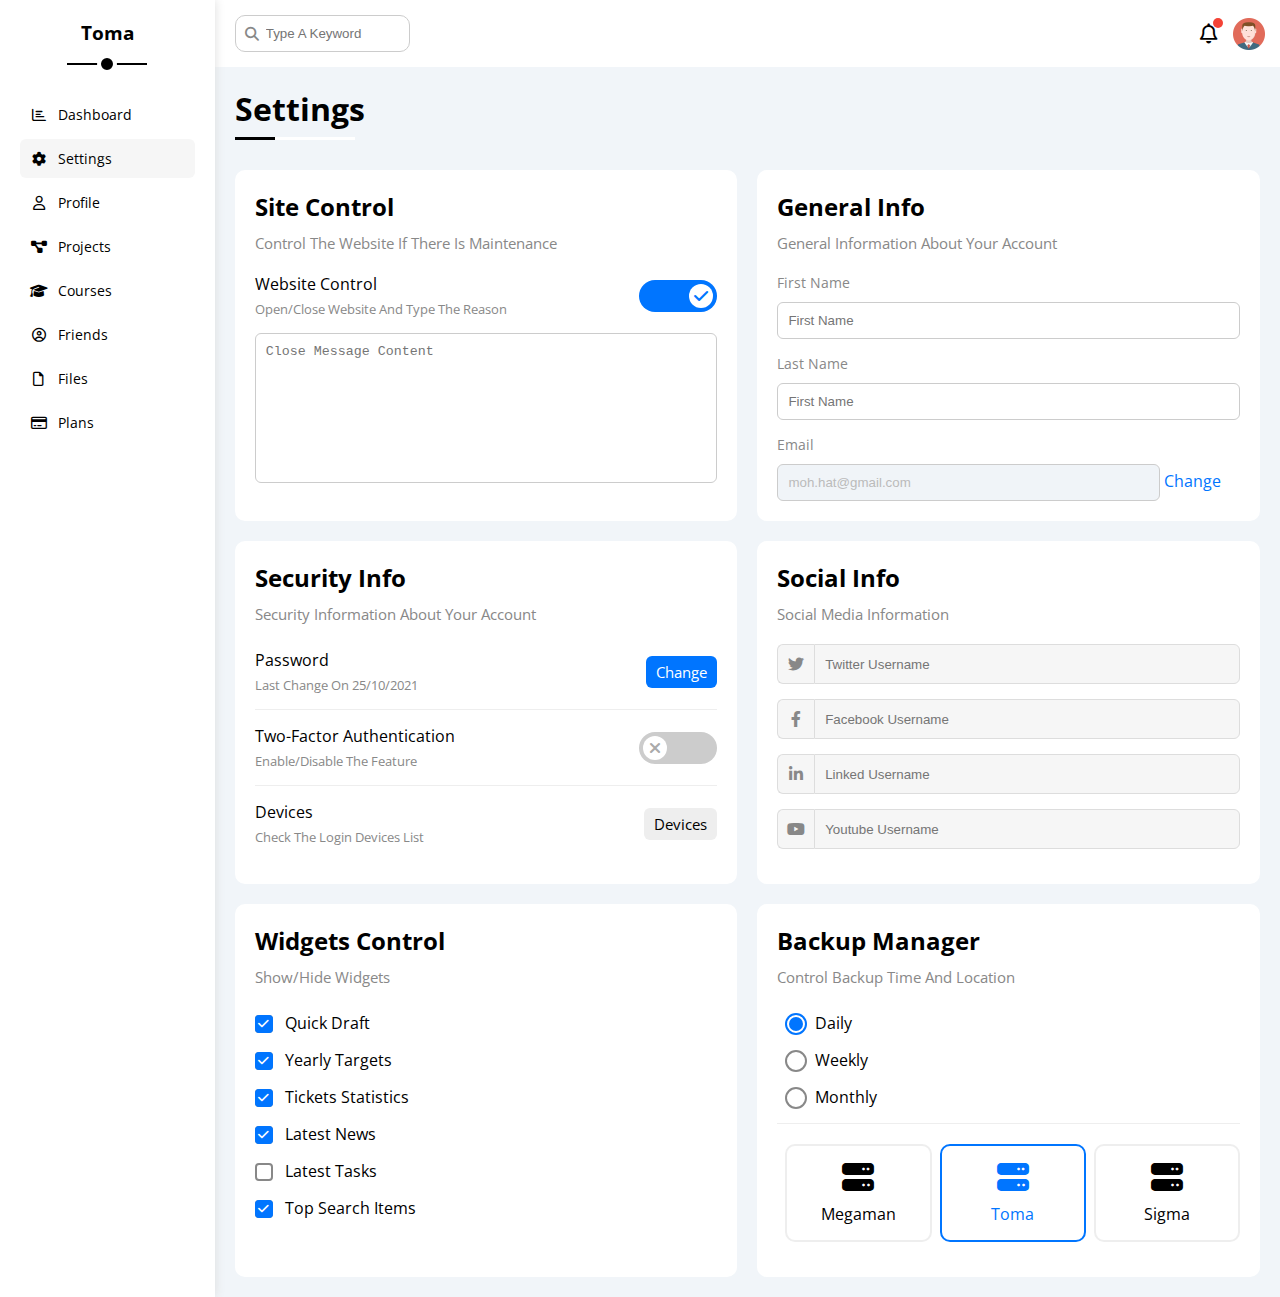
<file: settings.html>
<!DOCTYPE html>
<html lang="en">
  <head>
    <meta charset="UTF-8" />
    <meta name="viewport" content="width=device-width, initial-scale=1.0" />
    <!-- Font Awesome -->
    <link rel="stylesheet" href="Css/all.min.css" />
    <!-- Main Style  -->
    <link rel="stylesheet" href="Css/framework.css" />
    <link rel="stylesheet" href="Css/Style.css" />
    <!-- google Fonts -->
    <link rel="preconnect" href="https://fonts.googleapis.com" />
    <link rel="preconnect" href="https://fonts.gstatic.com" crossorigin />
    <link
      href="https://fonts.googleapis.com/css2?family=Cairo:wght@300;400;700&family=Open+Sans:wght@300;400;500;700&family=Work+Sans:wght@200;300;400;500;600;700;800&display=swap"
      rel="stylesheet"
    />
    <title>Settings</title>
  </head>
  <body>
    <div class="page d-flex">
      <div class="sidebar bg-white p-20 p-relative">
        <h3 class="p-relative txt-c mt-0">Toma</h3>
        <ul>
          <li>
            <a
              class="d-flex align-center fs-14 c-black rad-6 p-10"
              href="index.html"
            >
              <i class="fa-regular fa-chart-bar fa-fw"></i>
              <span class="hide-mobile">Dashboard</span>
            </a>
          </li>
          <li>
            <a
              class="active d-flex align-center fs-14 c-black rad-6 p-10"
              href="settings.html"
            >
              <i class="fa-solid fa-gear fa-fw"></i>
              <span class="hide-mobile">Settings</span>
            </a>
          </li>
          <li>
            <a
              class="d-flex align-center fs-14 c-black rad-6 p-10"
              href="profile.html"
            >
              <i class="fa-regular fa-user fa-fw"></i>
              <span class="hide-mobile">Profile</span>
            </a>
          </li>
          <li>
            <a
              class="d-flex align-center fs-14 c-black rad-6 p-10"
              href="projects.html"
            >
              <i class="fa-solid fa-diagram-project fa-fw"></i>
              <span class="hide-mobile">Projects</span>
            </a>
          </li>
          <li>
            <a
              class="d-flex align-center fs-14 c-black rad-6 p-10"
              href="courses.html"
            >
              <i class="fa-solid fa-graduation-cap fa-fw"></i>
              <span class="hide-mobile">Courses</span>
            </a>
          </li>
          <li>
            <a
              class="d-flex align-center fs-14 c-black rad-6 p-10"
              href="friends.html"
            >
              <i class="fa-regular fa-circle-user fa-fw"></i>
              <span class="hide-mobile">Friends</span>
            </a>
          </li>
          <li>
            <a
              class="d-flex align-center fs-14 c-black rad-6 p-10"
              href="files.html"
            >
              <i class="fa-regular fa-file fa-fw"></i>
              <span class="hide-mobile">Files</span>
            </a>
          </li>
          <li>
            <a
              class="d-flex align-center fs-14 c-black rad-6 p-10"
              href="plans.html"
            >
              <i class="fa-regular fa-credit-card fa-fw"></i>
              <span class="hide-mobile">Plans</span>
            </a>
          </li>
        </ul>
      </div>
      <div class="content w-full">
        <!-- Start Head -->
        <div class="head bg-white p-15 between-flex">
          <div class="search p-relative">
            <input
              class="p-10 border-ccc rad-10"
              type="search"
              placeholder="Type A Keyword "
            />
          </div>
          <div class="icons d-flex align-center">
            <span class="notification p-relative">
              <i class="fa-regular fa-bell fa-lg"></i>
            </span>
            <img src="Images/avatar.png" alt="" />
          </div>
        </div>
        <!-- End Head -->
        <h1 class="p-relative">Settings</h1>
        <div class="setting-page d-grid gap-20">
          <!-- Start site-control Widget -->
          <div class="site-control p-20 bg-white rad-10">
            <h2 class="mt-0 mb-10">Site Control</h2>
            <p class="mt-0 mb-20 c-grey fs-15">
              Control The Website If There Is Maintenance
            </p>
            <div class="mb-15 between-flex">
              <div class="">
                <span>Website Control</span>
                <p class="c-grey mt-5 mb-0 fs-13">
                  Open/Close Website And Type The Reason
                </p>
              </div>
              <div class="">
                <label>
                  <input class="toggle-checkbox" type="checkbox" checked />
                  <div class="toggle-switch"></div>
                </label>
              </div>
            </div>
            <textarea
              class="close-message b-none p-10 rad-6 d-block w-full"
              placeholder="Close Message Content"
            ></textarea>
          </div>
          <!-- End site-control Widget -->
          <!-- Start General Info Widget -->
          <div class="general-info p-20 bg-white rad-10">
            <h2 class="mt-0 mb-10">General Info</h2>
            <p class="mt-0 mb-20 c-grey fs-15">
              General Information About Your Account
            </p>
            <div class="mb-15">
              <label for="first" class="d-block fs-14 c-grey mb-10"
                >First Name</label
              >
              <input
                type="text"
                class="b-none p-10 rad-6 d-block w-full border-ccc"
                id="first"
                placeholder="First Name"
              />
            </div>
            <div class="mb-15">
              <label for="Last" class="d-block fs-14 c-grey mb-10"
                >Last Name</label
              >
              <input
                type="text"
                class="b-none p-10 rad-6 d-block w-full border-ccc"
                id="last"
                placeholder="First Name"
              />
            </div>
            <div>
              <label for="first" class="d-block fs-14 c-grey mb-10"
                >Email</label
              >
              <input
                type="emaol"
                class="email b-none p-10 rad-6 d-block w-full border-ccc"
                value="moh.hat@gmail.com"
                disabled
                id="first"
                placeholder="First Name"
              />
              <a href="" class="c-blue">Change</a>
            </div>
          </div>
          <!-- End General Info Widget -->
          <!-- End Security Info Widget -->
          <div class="security-info p-20 bg-white rad-10">
            <h2 class="mt-0 mb-10">Security Info</h2>
            <p class="mt-0 mb-20 c-grey fs-15">
              Security Information About Your Account
            </p>
            <div class="sec-box between-flex mt-25 mb-15 pb-15">
              <div>
                <span>Password</span>
                <p class="c-grey mt-5 mb-0 fs-13">Last Change On 25/10/2021</p>
              </div>
              <a href="" class="btn-shape c-white bg-blue fs-15">Change</a>
            </div>
            <div class="sec-box between-flex mb-15 pb-15">
              <div>
                <span>Two-Factor Authentication</span>
                <p class="c-grey mt-5 mb-0 fs-13">Enable/Disable The Feature</p>
              </div>
              <label>
                <input class="toggle-checkbox" type="checkbox" />
                <div class="toggle-switch"></div>
              </label>
            </div>
            <div class="sec-box between-flex pb-15">
              <div>
                <span>Devices</span>
                <p class="c-grey mt-5 mb-0 fs-13">Check The Login Devices List</p>
              </div>
              <a href="" class="btn-shape fs-15 c-black bg-eee">Devices</a>
            </div>
          </div>
          <!-- End Security Info Widget -->
          <!-- Start Social Info Widget -->
          <div class="social-info p-20 bg-white rad-10">
            <h2 class="mt-0 mb-10">Social Info</h2>
            <p class="mt-0 mb-20 c-grey fs-15">
              Social Media Information
            </p>
            <div class="social-boxes d-flex mb-15 align-center">
              <i class="fa-brands fa-twitter c-grey center-flex"></i>
              <input type="text" class="w-full" placeholder="Twitter Username">
            </div>
            <div class="social-boxes d-flex mb-15 align-center">
              <i class="fa-brands fa-facebook-f c-grey center-flex"></i>
              <input type="text" class="w-full" placeholder="Facebook Username">
            </div>
            <div class="social-boxes d-flex mb-15 align-center">
              <i class="fa-brands fa-linkedin-in c-grey center-flex"></i>
              <input type="text" class="w-full" placeholder="Linked Username">
            </div>
            <div class="social-boxes d-flex mb-15 align-center">
              <i class="fa-brands fa-youtube c-grey center-flex"></i>
              <input type="text" class="w-full" placeholder="Youtube Username">
            </div>
          </div>
          <!-- End Social Info Widget -->
          <!-- Strat Widgets Control -->
          <div class="widgets-control p-20 rad-10 bg-white">
            <h2 class="mt-0 mb-10">Widgets Control</h2>
            <p class="mt-0 mb-25 c-grey fs-15 ">Show/Hide Widgets</p>
            <div class="control d-flex align-center mb-15">
              <input type="checkbox"id="one" checked>
              <label for="one">Quick Draft</label>
            </div>
            <div class="control d-flex align-center mb-15">
              <input type="checkbox"id="tow" checked>
              <label for="tow">Yearly Targets</label>
            </div>
            <div class="control d-flex align-center mb-15">
              <input type="checkbox"id="three" checked>
              <label for="three">Tickets Statistics</label>
            </div>
            <div class="control d-flex align-center mb-15">
              <input type="checkbox"id="four" checked>
              <label for="four">Latest News</label>
            </div>
            <div class="control d-flex align-center mb-15">
              <input type="checkbox"id="five">
              <label for="five">Latest Tasks</label>
            </div>
            <div class="control d-flex align-center mb-15">
              <input type="checkbox"id="sex" checked>
              <label for="sex">Top Search Items</label>
            </div>
          </div>
          <!-- End Widgets Control -->
          <!-- Start Backup Manager Widget -->
          <div class="backup-manager p-20 bg-white rad-10">
            <h2 class="mt-0 mb-10">Backup Manager</h2>
            <p class="mt-0 mb-25 c-grey fs-15">Control Backup Time And Location</p>
            <div class="date d-flex align-center mb-15">
              <input type="radio" name="time" id="daily" checked>
              <label for="daily">Daily</label>
            </div>
            <div class="date d-flex align-center mb-15">
              <input type="radio" name="time" id="weekly">
              <label for="weekly">Weekly</label>
            </div>
            <div class="date d-flex align-center mb-15">
              <input type="radio" name="time" id="monthly">
              <label for="monthly">Monthly</label>
            </div>
            <div class="servers d-flex align-center txt-c pt-20">
              <input type="radio" name="server" id="server-one">
              <div class="server mb-15 rad-10 w-full">
                <label class="d-block m-15" for="server-one">
                  <i class="fa-solid fa-server fa-2x d-block mb-10"></i>
                  Megaman
                </label>
              </div>
              
              <input type="radio" name="server" id="server-two" checked>
              <div class="server mb-15 rad-10 w-full">
                <label class="d-block m-15" for="server-two">
                  <i class="fa-solid fa-server fa-2x d-block mb-10"></i>
                  Toma
                </label>
              </div>
              
              <input type="radio" name="server" id="server-three">
              <div class="server mb-15 rad-10 w-full">
                <label class="d-block m-15" for="server-three">
                  <i class="fa-solid fa-server fa-2x d-block mb-10"></i>
                  Sigma
                </label>
              </div>
            </div>
          </div>
          <!-- Start Backup Manager Widget -->
        </div>
      </div>
    </div>
  </body>
</html>

<!-- <label>
    <input class="toggle-checkbox" type="checkbox" checked>
    <div class="toggle-switch"></div>
</label> -->
</file>
<file: Css/framework.css>
:root {
    --blue-color: #0075ff;
    --blue-alt-color: #0d69d5;
    --orange-color: #f59e0b;
    --green-color: #22c55e;
    --red-color: #f44336;
    --grey-color: #888;
  }
/* Start Box */
.d-flex {
    display: flex;
}
.f-wrap {
    flex-wrap: wrap;
}
.align-center {
    align-items: center;
}
.space-between {
    justify-content: space-between;
}
.d-grid {
    display: grid;
}
.gap-20 {
    gap: 20px;
}
.d-block {
display: block;
}
/* End Box */
/* Start padding And margin */
.p-10 {
    padding: 10px;
}
.p-15 {
    padding: 15px;
}
.p-20 {
    padding: 20px;
}
.pt-10 {
    padding-top: 10px;
}
.pt-15 {
    padding-top: 15px;
}
.pt-20 {
    padding-top: 20px;
}
.pb-10 {
    padding-bottom: 10px
}
.pb-15 {
    padding-bottom: 15px
}
.pb-20 {
    padding-bottom: 20px
}
.pl-15 {
    padding-left: 15px;
}
.m-0 {
    margin: 0;
}
.m-15{
    margin: 15px;
}
.m-20 {
    margin: 20px;
}
.mt-0 {
    margin-top: 0;
}
.mt-5 {
    margin-top: 5px;
}
.mt-10 {
    margin-top: 10px;
}
.mt-15 {
    margin-top: 15px;
}
.mt-20{
    margin-top: 20px;
} 
.mt-25 {
    margin-top: 25px;
}
.mr-10 {
    margin-right: 10px;
}
.mr-15 {
    margin-right: 15px;
}
.mb-0 {
    margin-bottom: 0;
}
.mb-5 {
    margin-bottom: 5px;
}
.mb-10 {
    margin-bottom: 10px;
}
.mb-15 {
    margin-bottom: 15px;
}
.mb-20{
margin-bottom: 20px;
}
.mb-25{
margin-bottom: 25px;
}

/* End padding And margin */
/* Start Colors */
.bg-white {
    background-color: #fff;
}
.bg-eee {
    background-color: #eee;
}
.bg-blue {
    background-color: var(--blue-color);
}
.bg-orange {
    background-color: var(--orange-color);
}
.bg-green {
    background-color: var(--green-color);
}
.bg-red {
    background-color: var(--red-color);
}
.bg-grey {
    background-color: var(--grey-color);
}
.c-black {
    color: black;
}
.c-grey {
    color: var(--grey-color);
}
.c-white {
    color: #fff;
}
.c-blue {
    color: var(--blue-color);
}
.c-orange {
    color: var(--orange-color);
}
.c-green {
    color: var(--green-color);
}
.c-red {
    color: var(--red-color);
}
/* End Colors */
/* Start Position */
.p-relative {
    position: relative;
}
.p-abs {
    position: absolute;
}

/* Start Position */
/* Start Fonts */
.txt-c {
    text-align: center;
}
.fs-13 {
    font-size: 13px;
}
.fs-14 {
    font-size: 14px;
}
.fs-15 {
    font-size: 15px;
}
.fs-25 {
    font-size: 25px;
}
.fw-bold {
    font-weight: bold;
}
/* End Fonts */
/* Start Border */
.b-none {
    border: none;
}
.border-ccc {
    border: 1px solid #ccc;
}
.border-eee {
    border: 1px solid #eee;
}
.b-t-eee {
    border-top: 1px solid #eee;
}
.b-b-eee {
    border-bottom: 1px solid #eee;
}
.b-l-eee {
    border-left: 1px solid #eee;
}
.b-r-eee {
    border-right: 1px solid #eee;
}
.rad-6 {
    border-radius: 6px;
    -webkit-border-radius: 6px;
    -moz-border-radius: 6px;
    -ms-border-radius: 6px;
    -o-border-radius: 6px;
}
.rad-10{
    border-radius: 10px;
    -webkit-border-radius: 10px;
    -moz-border-radius: 10px;
    -ms-border-radius: 10px;
    -o-border-radius: 10px;
}
.rad-half {
    border-radius: 50%;
    -webkit-border-radius: 50%;
    -moz-border-radius: 50%;
    -ms-border-radius: 50%;
    -o-border-radius: 50%;
}
/* End Border */
/* Start Width + Height */
.w-100 {
    width: 100px;
}
.w-full {
    width: 100%;
}
.w-fit {
    width: fit-content;
}
.h-100 {
    height: 100px;
}
.h-full {
    height: 100%;
}
/* End Width + Height */
/* Start Component */
.center-flex {
    display: flex;
    align-items: center;
    justify-content: center;
}
.between-flex {
    display: flex;
    align-items: center;
    justify-content: space-between;
}
.btn-shape {
    padding: 6px 10px;
    border-radius: 6px;
    -webkit-border-radius: 6px;
    -moz-border-radius: 6px;
    -ms-border-radius: 6px;
    -o-border-radius: 6px;
}
/* End Component */
/* Start Mobile */
@media (max-width:767px) {
   .hide-mobile {
    display: none;
   }
   .txt-c-mobile {
    text-align:center;
   }
   .block-mobile {
    display: block;
   }
   .mr-mob{
    margin-right: 0;
   }
/* End Mobile */
</file>
<file: Css/Style.css>
/* Start Variabels */
:root {
  --blue-color: #0075ff;
  --blue-alt-color: #0d69d5;
  --orange-color: #f59e0b;
  --green-color: #22c55e;
  --red-color: #f44336;
  --grey-color: #888;
}

/* End Variabels */
/* Start Global Rules */
* {
  box-sizing: border-box;
}

*:focus {
  outline: none;
}

html {
  scroll-behavior: smooth;
}

body {
  margin: 0;
  font-family: 'Open Sans', sans-serif;
}

a {
  text-decoration: none;
}

ul {
  list-style: none;
  padding: 0;
}

::-webkit-scrollbar {
  width: 15px;
}

::-webkit-scrollbar-track {
  background-color: #fff;
}

::-webkit-scrollbar-thumb {
  background-color: var(--blue-color);
}

::-webkit-scrollbar-thumb:hover {
  background-color: var(--blue-alt-color);
}

/* Start Componants */

.toggle-checkbox {
  -webkit-appearance: none;
  appearance: none;
  display: none;
}

.toggle-switch {
  background-color: #ccc;
  width: 78px;
  height: 32px;
  border-radius: 16px;
  position: relative;
  cursor: pointer;
  transition: 0.3s;
  -webkit-border-radius: 16px;
  -moz-border-radius: 16px;
  -ms-border-radius: 16px;
  -o-border-radius: 16px;
  -webkit-transition: 0.3s;
  -moz-transition: 0.3s;
  -ms-transition: 0.3s;
  -o-transition: 0.3s;
}

.profile-page .toggle-switch {
  height: 20px;
}

.toggle-switch::before {
  font-family: var(--fa-style-family-classic);
  content: "\f00d";
  font-weight: 900;
  position: absolute;
  background-color: #fff;
  width: 24px;
  height: 24px;
  color: #aaa;
  border-radius: 50%;
  top: 4px;
  left: 4px;
  display: flex;
  align-items: center;
  justify-content: center;
  transition: 0.3s;
  -webkit-border-radius: 50%;
  -moz-border-radius: 50%;
  -ms-border-radius: 50%;
  -o-border-radius: 50%;
  -webkit-transition: 0.3s;
  -moz-transition: 0.3s;
  -ms-transition: 0.3s;
  -o-transition: 0.3s;
}

.profile-page .toggle-switch::before {
  width: 12px;
  height: 12px;
  font-size: 8px;
}

.toggle-checkbox:checked+.toggle-switch {
  background-color: var(--blue-color);
}

.toggle-checkbox:checked+.toggle-switch::before {
  content: "\f00c";
  left: 50px;
  color: var(--blue-color);
}

.profile-page .toggle-checkbox:checked+.toggle-switch::before {
  left: 62px;
}


/* End Componants */


.page {
  min-height: 100vh;
  background-color: #f1f5f9;
}

/* Start Sidebar */
.sidebar {
  width: 250px;
  box-shadow: 0 0 10px #ddd;
}

.sidebar>h3 {
  margin-bottom: 50px;
}

@media (min-width:768px) {

  .sidebar>h3::before,
  .sidebar>h3::after {
    content: "";
    background-color: black;
    position: absolute;
    left: 50%;
    transform: translateX(-50%);
    -webkit-transform: translateX(-50%);
    -moz-transform: translateX(-50%);
    -ms-transform: translateX(-50%);
    -o-transform: translateX(-50%);
  }

  .sidebar>h3::before {
    width: 80px;
    height: 2px;
    bottom: -20px;
  }

  .sidebar>h3::after {
    height: 12px;
    width: 12px;
    border: 4px solid #fff;
    bottom: -29px;
    border-radius: 50%;
    -webkit-border-radius: 50%;
    -moz-border-radius: 50%;
    -ms-border-radius: 50%;
    -o-border-radius: 50%;
  }
}

.sidebar ul li a {
  transition: 0.3s;
  -webkit-transition: 0.3s;
  -moz-transition: 0.3s;
  -ms-transition: 0.3s;
  -o-transition: 0.3s;
  margin-bottom: 5px;
}

.sidebar ul li a:hover,
.sidebar ul li a.active {
  background-color: #f6f6f6;
}

.sidebar ul li a span {
  font-size: 14px;
  margin-left: 10px;
}

@media (max-width: 767px) {
  .sidebar {
    width: 58px;
    padding: 10px;
  }

  .sidebar>h3 {
    font-size: 13px;
    margin-bottom: 15px;
  }
}

/* Start Sidebar */
/* Start Content */
.content {
  overflow: hidden;
}

.head .search::before {
  font-family: var(--fa-style-family-classic);
  content: "\f002";
  font-weight: 900;
  position: absolute;
  top: 50%;
  left: 15px;
  font-size: 14px;
  color: var(--grey-color);
  transform: translateY(-50%);
  -webkit-transform: translateY(-50%);
  -moz-transform: translateY(-50%);
  -ms-transform: translateY(-50%);
  -o-transform: translateY(-50%);
}

.head .search input {
  margin-left: 5px;
  padding-left: 30px;
  width: 175px;
  transition: width 0.3s, opacity 0.3s;
  -webkit-transition: width 0.3s, opacity 0.3s;
  -moz-transition: width 0.3s, opacity 0.3s;
  -ms-transition: width 0.3s, opacity 0.3s;
  -o-transition: width 0.3s, opacity 0.3s;
}

.head .search input:focus {
  width: 200px;
}

.head .search input:focus::placeholder {
  opacity: 0;
}

.head .icons .notification::before {
  content: "";
  position: absolute;
  width: 10px;
  height: 10px;
  right: -5px;
  top: -5px;
  background-color: var(--red-color);
  border-radius: 50%;
  -webkit-border-radius: 50%;
  -moz-border-radius: 50%;
  -ms-border-radius: 50%;
  -o-border-radius: 50%;
}

.head .icons img {
  width: 32px;
  height: 32px;
  margin-left: 15px;
}

.page h1 {
  margin: 20px 20px 40px;
}

.page h1::before,
.page h1::after {
  content: "";
  position: absolute;
  bottom: -10px;
  left: 0;
  height: 3px;
}

.page h1::before {
  background-color: #fff;
  width: 120px;
}

.page h1::after {
  background-color: #000;
  width: 40px;
}

.wrapper {
  grid-template-columns: repeat(auto-fill, minmax(450px, 1fr));
  margin-left: 20px;
  margin-right: 20px;
  margin-bottom: 20px;
}

@media (max-width: 767px) {
  .wrapper {
    grid-template-columns: minmax(200px, 1fr);
    margin-left: 10px;
    margin-right: 10px;

  }
}

/* End Content */
/* Start Welcome Widget */
.welcome {
  overflow: hidden;
}

.welcome .intro img {
  width: 200px;
  margin-bottom: -10px;
}

.welcome .avatar {
  width: 64px;
  height: 64px;
  border: 2px solid #fff;
  padding: 2px;
  box-shadow: 0 0 5px #ddd;
  margin-left: 20px;
  margin-top: -32px;
  border-radius: 50%;
  -webkit-border-radius: 50%;
  -moz-border-radius: 50%;
  -ms-border-radius: 50%;
  -o-border-radius: 50%;
}

.welcome .body {
  border-top: 1px solid #eee;
  border-bottom: 1px solid #eee;
}

.welcome>div {
  flex: 1;
}

.welcome .visit {
  margin: 0 15px 15px auto;
  transition: 0.3s;
  -webkit-transition: 0.3s;
  -moz-transition: 0.3s;
  -ms-transition: 0.3s;
  -o-transition: 0.3s;
}

.welcome .visit:hover {
  background-color: var(--blue-alt-color);
}

@media (max-width: 767px) {
  .welcome .intro {
    padding-bottom: 30px;
  }

  .welcome .avatar {
    margin-left: 0;
  }

  .welcome .body>div:not(:last-child) {
    margin-bottom: 20px;
  }
}

/* End Welcome Widget */
/* Statrt Quick Draft Widget */
.quick-draft textarea {
  resize: none;
  height: 130px;
}

.quick-draft .save {
  margin-left: auto;
  transition: 0.3s;
  -webkit-transition: 0.3s;
  -moz-transition: 0.3s;
  -ms-transition: 0.3s;
  -o-transition: 0.3s;
  cursor: pointer;
}

.quick-draft .save:hover {
  background-color: var(--blue-alt-color);
}

/* End Quick Draft Widget */
/* Start Yearly Targets Widget*/
.targets .targets-row .icon {
  width: 80px;
  height: 80px;
  margin-right: 15px;

}

.targets .details {
  flex: 1;
}

.targets .details .progress {
  height: 4px;
}

.targets .details .progress>span {
  position: absolute;
  top: 0;
  left: 0;
  height: 100%;
}

.targets .details .progress>span span {
  position: absolute;
  bottom: 16px;
  right: -16px;
  padding: 2px 5px;
  font-size: 13px;
}

.targets .details .progress>span span::after {
  content: "";
  position: absolute;
  border-color: transparent;
  border-width: 5px;
  border-style: solid;
  bottom: -10px;
  left: 50%;
  transform: translateX(-50%);
  -webkit-transform: translateX(-50%);
  -moz-transform: translateX(-50%);
  -ms-transform: translateX(-50%);
  -o-transform: translateX(-50%);
}

.targets .details .progress>.blue span::after {
  border-top-color: var(--blue-color);
}

.targets .details .progress>.orange span::after {
  border-top-color: var(--orange-color);
}

.targets .details .progress>.green span::after {
  border-top-color: var(--green-color);
}

.targets .blue .icon,
.targets .blue .progress {
  background-color: rgb(0 117 255 / 20%);
}

.targets .orange .icon,
.targets .orange .progress {
  background-color: rgb(245 158 11 / 20%);
}

.targets .green .icon,
.targets .green .progress {
  background-color: rgb(34 197 94 / 20%);
}

/* End Yearly Targets Widget*/
/* Start Tickets Statistics Widget */
.tickets .box {
  border: 1px solid #ccc;
  width: calc(50% - 10px);
}

@media (max-width: 767px) {
  .tickets .box {
    width: 100%;
  }
}

/* End Tickets Statistics Widget */
/* Start Latest News Widget */
.latest-news .news-row img {
  width: 100px;
  margin-right: 15px;
  border-radius: 6px;
  -webkit-border-radius: 6px;
  -moz-border-radius: 6px;
  -ms-border-radius: 6px;
  -o-border-radius: 6px;
}

.latest-news .info {
  flex-grow: 1;
}

.latest-news .info h3 {
  margin: 0 0 6px;
  font-size: 16px;
}

@media (max-width: 767px) {
  .latest-news .news-row .label {
    margin: 10px auto;
    width: fit-content;
  }

  .latest-news .news-row img {
    margin-right: 0;
  }
}

/* End Latest News Widget */
/* Start Latest Tasks Widget */
.tasks .info {
  flex-grow: 1;
}

.tasks .done {
  opacity: 0.3;
}

.tasks .done h3,
.tasks .done p {
  text-decoration: line-through;
}

.tasks .delete {
  cursor: pointer;
  transition: 0.3s;
  -webkit-transition: 0.3s;
  -moz-transition: 0.3s;
  -ms-transition: 0.3s;
  -o-transition: 0.3s;
}

.tasks .delete:hover {
  color: var(--red-color);
}

/* End Latest Tasks Widget  */
/* Start Latest Uploads Widget */
.latest-uploads ul li img {
  width: 40px;
  height: 40px;
}

/* End Latest Uploads Widget */
/* Start Last Project Progress Widget */
.last-project ul::before {
  content: "";
  position: absolute;
  left: 11px;
  width: 2px;
  height: 100%;
  background-color: var(--blue-color);
}

.last-project ul li::before {
  content: "";
  width: 20px;
  height: 20px;
  border-radius: 50%;
  display: block;
  background-color: #fff;
  border: 2px solid #fff;
  outline: 2px solid var(--blue-color);
  margin-right: 15px;
  z-index: 1;
  -webkit-border-radius: 50%;
  -moz-border-radius: 50%;
  -ms-border-radius: 50%;
  -o-border-radius: 50%;
}

.last-project ul li.done::before {
  background-color: var(--blue-color);
}

.last-project ul li.current::before {
  animation: change-color 0.8s infinite alternate;
  -webkit-animation: change-color 0.8s infinite alternate;
}

.last-project .launch-icon {
  position: absolute;
  width: 160px;
  right: 0;
  bottom: 0;
  opacity: 0.2;
}

/* End Last Project Progress Widget */
/* Start Reminders Widget */
.reminders ul li .key {
  width: 15px;
  height: 15px;
}

.reminders ul li .blue {
  border-left: 2px solid var(--blue-color);
}

.reminders ul li .green {
  border-left: 2px solid var(--green-color);
}

.reminders ul li .orange {
  border-left: 2px solid var(--orange-color);
}

.reminders ul li .red {
  border-left: 2px solid var(--red-color);
}

/* End Reminders Widget */
/* Start Latest Post Widget */
.latest-post .avatar {
  width: 48px;
  height: 48px;
}

.latest-post .post-content {
  text-transform: capitalize;
  line-height: 1.8;
  min-height: 140px;
}

/* End Latest Post Widget */
/* Start Social Media Stats Widget */
.social-media .box {
  padding-left: 70px;
}

.social-media .box i {
  position: absolute;
  top: 0;
  left: 0;
  width: 52px;
  transition: 0.3s;
  -webkit-transition: 0.3s;
  -moz-transition: 0.3s;
  -ms-transition: 0.3s;
  -o-transition: 0.3s;
}

.social-media .box i:hover {
  transform: rotate(5deg);
  -webkit-transform: rotate(5deg);
  -moz-transform: rotate(5deg);
  -ms-transform: rotate(5deg);
  -o-transform: rotate(5deg);
}

.social-media .twitter {
  background-color: rgb(29 161 242 / 20%);
  color: #1da1f2;
}

.social-media .twitter i,
.social-media .twitter a {
  background-color: #1da1f2;
}

.social-media .facebook {
  background-color: rgb(24 119 242 / 20%);
  color: #1877f2;
}

.social-media .facebook i,
.social-media .facebook a {
  background-color: #1877f2;
}

.social-media .youtube {
  background-color: rgb(255 0 0 / 20%);
  color: #ff0000;
}

.social-media .youtube i,
.social-media .youtube a {
  background-color: #ff0000;
}

.social-media .linkedin {
  background-color: rgb(0 119 181 / 20%);
  color: #0077b5;
}

.social-media .linkedin i,
.social-media .linkedin a {
  background-color: #0077b5;
}

/* End Social Media Stats Widget */
/* Start Projects Table */
.projects .responsive-table {
  overflow-x: scroll;
}

.projects table {
  min-width: 1000px;
  border-spacing: 0;
}

.projects tbody tr:hover td {
  background-color: #faf7f7;
}

.projects table td {
  transition: 0.3s;
  -webkit-transition: 0.3s;
  -moz-transition: 0.3s;
  -ms-transition: 0.3s;
  -o-transition: 0.3s;
}

.projects table td img {
  width: 32px;
  height: 32px;
  padding: 2px;
  background-color: #fff;
}

.projects table td img:not(:first-child) {
  margin-left: -20px;
}

/* End ProjectsTable */

/* Start Setting Page */

.setting-page {
  grid-template-columns: repeat(auto-fill, minmax(450px, 1fr));
  margin-left: 20px;
  margin-right: 20px;
  margin-bottom: 20px;
}

@media (max-width:767px) {
  .setting-page {
    grid-template-columns: minmax(200px, 1fr);
    margin-left: 10px;
    margin-right: 10px;
  }
}

.setting-page :disabled {
  cursor: no-drop;
  background-color: #f0f4f8;
  color: #bbb;
}

.site-control .close-message {
  border: 1px solid #ccc;
  min-height: 150px;
  resize: none;
}

.general-info .email {
  display: inline-flex;
  width: calc(100% - 80px);
}

.setting-page .security-info .sec-box:not(:last-of-type) {
  border-bottom: 1px solid #eee;
}

.setting-page .social-info i {
  width: 40px;
  height: 40px;
  background-color: #f6f6f6;
  border: 1px solid #ddd;
  border-right: none;
  border-radius: 6px 0 0 6px;
  transition: 0.3s;
  -webkit-border-radius: 6px 0 0 6px;
  -moz-border-radius: 6px 0 0 6px;
  -ms-border-radius: 6px 0 0 6px;
  -o-border-radius: 6px 0 0 6px;
  -webkit-transition: 0.3s;
  -moz-transition: 0.3s;
  -ms-transition: 0.3s;
  -o-transition: 0.3s;
}

.setting-page .social-info input {
  height: 40px;
  background-color: #f6f6f6;
  border: 1px solid #ddd;
  padding-left: 10px;
  border-radius: 0 6px 6px 0;
  -webkit-border-radius: 0 6px 6px 0;
  -moz-border-radius: 0 6px 6px 0;
  -ms-border-radius: 0 6px 6px 0;
  -o-border-radius: 0 6px 6px 0;
}

.setting-page .social-info>div:focus-within i {
  color: black;
}

.backup-manager input[type="radio"] {
  -webkit-appearance: none;
  appearance: none;
}

.backup-manager .date label {
  padding-left: 30px;
  cursor: pointer;
  position: relative;
}

.backup-manager .date label::before {
  content: "";
  position: absolute;
  width: 18px;
  height: 18px;
  top: 50%;
  left: 0;
  margin-top: -10px;
  border: 2px solid var(--grey-color);
  border-radius: 50%;
  -webkit-border-radius: 50%;
  -moz-border-radius: 50%;
  -ms-border-radius: 50%;
  -o-border-radius: 50%;
}

.backup-manager .date label::after {
  content: "";
  position: absolute;
  top: 4.5px;
  left: 3.5px;
  width: 14px;
  height: 14px;
  background-color: var(--blue-color);
  border-radius: 50%;
  transform: scale(0);
  transition: 0.3s;
  -webkit-border-radius: 50%;
  -moz-border-radius: 50%;
  -ms-border-radius: 50%;
  -o-border-radius: 50%;
  -webkit-transform: scale(0);
  -moz-transform: scale(0);
  -ms-transform: scale(0);
  -o-transform: scale(0);
  -webkit-transition: 0.3s;
  -moz-transition: 0.3s;
  -ms-transition: 0.3s;
  -o-transition: 0.3s;
}

.backup-manager .date input[type="radio"]:checked+label::before {
  border-color: var(--blue-color);
}

.backup-manager .date input[type="radio"]:checked+label::after {
  transform: scale(1);
  -webkit-transform: scale(1);
  -moz-transform: scale(1);
  -ms-transform: scale(1);
  -o-transform: scale(1);
}

.backup-manager .servers {
  border-top: 1px solid #eee;
}

@media (max-width: 767px) {
  .backup-manager .servers {
    flex-wrap: wrap;
  }
}

.backup-manager .servers .server {
  border: 2px solid #eee;
  position: relative;
}

.backup-manager .servers .server label {
  cursor: pointer;
}

.backup-manager .servers input[type="radio"]:checked+.server {
  border-color: var(--blue-color);
  color: var(--blue-color);
}


.widgets-control .control input[type="checkbox"] {
  -webkit-appearance: none;
  appearance: none;
  display: none;
}

.widgets-control .control label {
  padding-left: 30px;
  cursor: pointer;
  position: relative;
}

.widgets-control .control label::before {
  content: "";
  position: absolute;
  top: 50%;
  left: 0;
  width: 14px;
  height: 14px;
  border: 2px solid var(--grey-color);
  margin-top: -8.5px;
  border-radius: 4px;
  -webkit-border-radius: 4px;
  -moz-border-radius: 4px;
  -ms-border-radius: 4px;
  -o-border-radius: 4px;
}

.widgets-control .control label:hover::before {
  border-color: var(--blue-alt-color);
}

.widgets-control .control label::after {
  font-family: var(--fa-style-family-classic);
  content: "\f00c";
  font-weight: 900;
  position: absolute;
  top: 50%;
  left: 0;
  border-radius: 4px;
  margin-top: -8.5px;
  background-color: var(--blue-color);
  color: white;
  font-size: 12px;
  height: 18px;
  width: 18px;
  display: flex;
  justify-content: center;
  align-items: center;
  transform: scale(0) rotate(360deg);
  transition: 0.3s;
  -webkit-transform: scale(0) rotate(360deg);
  -moz-transform: scale(0) rotate(360deg);
  -ms-transform: scale(0) rotate(360deg);
  -o-transform: scale(0) rotate(360deg);
  -webkit-transition: 0.3s;
  -moz-transition: 0.3s;
  -ms-transition: 0.3s;
  -o-transition: 0.3s;
  -webkit-border-radius: 4px;
  -moz-border-radius: 4px;
  -ms-border-radius: 4px;
  -o-border-radius: 4px;
}

.widgets-control .control input[type="checkbox"]:checked+label::after {
  transform: scale(1);
  -webkit-transform: scale(1);
  -moz-transform: scale(1);
  -ms-transform: scale(1);
  -o-transform: scale(1);
}

/* End Setting Page */
/* Start Profile Page */
.profile-page .overview {
  overflow: hidden;
}

@media (max-width: 767px) {
  .profile-page .overview {
    flex-direction: column;
  }
}

.profile-page .avatar-box {
  width: 300px;
}

@media (min-width:768px) {
  .profile-page .avatar-box {
    border-right: 1px solid #eee;
  }
}

.profile-page .avatar-box>img {
  width: 120px;
  height: 120px;
}

.profile-page .avatar-box .level {
  height: 6px;
  overflow: hidden;
  margin: auto;
  width: 70%;
}

.profile-page .avatar-box .level span {
  position: absolute;
  left: 0;
  top: 0;
  height: 100%;
  background-color: var(--blue-color);
  border-radius: 6px;
  -webkit-border-radius: 6px;
  -moz-border-radius: 6px;
  -ms-border-radius: 6px;
  -o-border-radius: 6px;
}

.profile-page .info-box .box {
  flex-wrap: wrap;
  transition: 0.3s;
  -webkit-transition: 0.3s;
  -moz-transition: 0.3s;
  -ms-transition: 0.3s;
  -o-transition: 0.3s;
}

.profile-page .info-box .box:hover {
  background-color: #f9f9f9;
}

@media (min-width: 768px) {
  .profile-page .info-box .box>div {
    min-width: 250px;
  }
}

@media (max-width: 767px) {
  .profile-page .info-box .box>div {
    padding: 10px;
  }
}

.profile-page .info-box h4 {
  font-weight: normal;
}

@media (max-width:767px) {
  .profile-page .other-data {
    flex-direction: column;
  }
}

.profile-page .other-data .skills-card {
  flex-grow: 1;
}

.profile-page .skills-card ul li {
  padding: 15px 0;
}

.profile-page .skills-card ul li:not(:last-child) {
  border-bottom: 1px solid #eee;
}

.profile-page .skills-card ul li span {
  display: inline-flex;
  padding: 4px 10px;
  background-color: #eee;
  font-size: 14px;
  border-radius: 6px;
  -webkit-border-radius: 6px;
  -moz-border-radius: 6px;
  -ms-border-radius: 6px;
  -o-border-radius: 6px;
}

.profile-page .skills-card ul li span:not(:last-child) {
  margin-right: 5px;
}

.profile-page .other-data .activities {
  flex-grow: 2;
}

.profile-page .other-data .activity:not(:last-of-type) {
  border-bottom: 1px solid #eee;
  padding-bottom: 20px;
  margin-bottom: 20px;
}

.profile-page .other-data .activity img {
  width: 64px;
  height: 64px;
  margin-right: 10px;
  border-radius: 50%;
  -webkit-border-radius: 50%;
  -moz-border-radius: 50%;
  -ms-border-radius: 50%;
  -o-border-radius: 50%;
}

@media (min-width: 768px) {
  .profile-page .other-data .activity .date {
    margin-left: auto;
  }
}

@media (max-width: 767px) {
  .profile-page .other-data .activity {
    flex-direction: column;
  }

  .profile-page .other-data .activity img {
    margin: 10px;
  }

  .profile-page .other-data .activity .date {
    margin-top: 15px;
  }
}

/* End Profile Page */
/* Start Project Page */
.project-page {
  grid-template-columns: repeat(auto-fill, minmax(450px, 1fr));
  margin: 0 20px 20px 20px;
}

@media (max-width:767px) {
  .project-page {
    grid-template-columns: minmax(200px, 1fr);
    margin-left: 10px;
    margin-right: 10px;
  }
}
.project-page .project .date {
  position: absolute;
  top: 10px;
  right: 10px;
}
.project-page .project h4 {
font-weight: normal;
}
.project-page .project .team {
position: relative;
min-height: 80px;
}
.project-page .project .team a {
  position: absolute;
  bottom: 0;
  left: 0;
}
.project-page .project .team a:nth-child(2) {
  left: 25px;
}
.project-page .project .team a:nth-child(3) {
  left: 50px;
}
.project-page .project .team a:nth-child(4) {
  left: 75px;
}
.project-page .project .team a:nth-child(5) {
  left: 100px;
}
.project-page .project .team a:hover {
  z-index: 1000;
}
.project-page .project .team img {
  width: 40px;
  height: 40px;
  border-radius: 50%;
  border: 2px solid #fff;
  -webkit-border-radius: 50%;
  -moz-border-radius: 50%;
  -ms-border-radius: 50%;
  -o-border-radius: 50%;
}
.project-page .project .do {
  justify-content: flex-end;
  border-top: 1px solid #eee;
  padding-top: 15px;
  margin-top: 15px;
}
@media (max-width: 767px) {
.project-page .project .do {
  flex-direction: column;
}
}
.project-page .project .do span {
  margin-left: 5px;
  width: fit-content;
}
@media (max-width: 767px) {
  .project-page .project .do span {
  margin-bottom: 15px;
}
}
.project-page .project .info {
  margin-top: 15px;
  padding-top: 15px;
  border-top: 1px solid #eee;
}
.project-page .project .info .progress {
  height: 8px;
  width: 260px;
  position: relative;
  border-radius: 6px;
  -webkit-border-radius: 6px;
  -moz-border-radius: 6px;
  -ms-border-radius: 6px;
  -o-border-radius: 6px;
}
@media (max-width: 767px) {
  .project-page .project .info {
    flex-direction: column;
  }
  .project-page .project .info .progress {
    margin-bottom: 15px;
  }
}
.project-page .project .info .progress span {
  position: absolute;
  height: 100%;
  top: 0;
  left: 0;
  border-radius: 6px;
  -webkit-border-radius: 6px;
  -moz-border-radius: 6px;
  -ms-border-radius: 6px;
  -o-border-radius: 6px;
}
/* End Project Page */
/* Start Courses Page */
.courses-page {
  grid-template-columns: repeat(auto-fill, minmax(250px, 1fr));
  margin: 0 20px 20px 20px;
}

@media (max-width:767px) {
  .courses-page {
    grid-template-columns: minmax(200px, 1fr);
    margin-left: 10px;
    margin-right: 10px;
  }
}
.courses-page .course {
  overflow: hidden;
}
.courses-page .course .cover {
  max-width: 100%;
}
.courses-page .course .instractor {
  position: absolute;
  top: 20px;
  left: 20px;
  width: 64px;
  height: 64px;
  border: 2px solid #fff;
  border-radius: 50%;
  -webkit-border-radius: 50%;
  -moz-border-radius: 50%;
  -ms-border-radius: 50%;
  -o-border-radius: 50%;
}
.courses-page .course .description {
line-height: 1.8;
}
.courses-page .course .info {
border-top: 1px solid #eee;
font-size: 13px;
}
.courses-page .course .info .title {
  position: absolute;
  left: 50%;
  transform: translateX(-50%);
  height: 27px;
  top: -13px;
  -webkit-transform: translateX(-50%);
  -moz-transform: translateX(-50%);
  -ms-transform: translateX(-50%);
  -o-transform: translateX(-50%);
}
/* End Courses Page */
/* Start Friends Page */
.friends-page {
  grid-template-columns: repeat(auto-fill, minmax(250px, 1fr));
  margin: 0 20px 20px 20px;
}

@media (max-width:767px) {
  .friends-page {
    grid-template-columns: minmax(200px, 1fr);
    margin-left: 10px;
    margin-right: 10px;
  }
}
.friends-page .friend .contact {
  position: absolute;
  left: 10px;
  top: 10px;
}
.friends-page .friend .contact i {
  background-color: #eee;
  font-size: 13px;
  padding: 10px;
  color: #666;
  border-radius: 50%;
  transition: 0.3s;
  -webkit-border-radius: 50%;
  -moz-border-radius: 50%;
  -ms-border-radius: 50%;
  -o-border-radius: 50%;
  -webkit-transition: 0.3s;
  -moz-transition: 0.3s;
  -ms-transition: 0.3s;
  -o-transition: 0.3s;
}
.friends-page .friend .contact i:hover {
background-color: var(--blue-color);
color: #fff;
}

.friends-page .friend .icons .vip {
  position: absolute;
  right: 0;
  top: 50%;
  font-size: 40px;
  opacity: 0.2;
  transform: translateY(-50%);
  -webkit-transform: translateY(-50%);
  -moz-transform: translateY(-50%);
  -ms-transform: translateY(-50%);
  -o-transform: translateY(-50%);
}
/* End Friends Page */
/* Start Files Page */
.files-page{
  flex-direction: row-reverse;
  align-items: flex-start;
}
@media (max-width:767px) {
  .files-page{
    flex-direction: column;
    align-items: normal;
  }
}
.files-page .files-stats {
  min-width: 260px;
}
.files-page .files-stats .icon {
width: 40px;
height: 40px;
margin-right: 10px;
}
.files-page .files-stats .size {
margin-left: auto;
}
.files-page .files-stats .red {
  background-color: rgb(244 67 54 / 20%);
}
.files-page .files-stats .blue {
  background-color: rgb(0 117 255 / 20%);
}
.files-page .files-stats .green {
  background-color: rgb(34 197 94 / 20%);
}
.files-page .files-stats .orange {
  background-color: rgb(245 158 11 / 20%);
}
.files-page .files-stats .upload {
  margin: 15px auto 0;
  padding: 10px 15px;
  transition: 0.3s;
  -webkit-transition: 0.3s;
  -moz-transition: 0.3s;
  -ms-transition: 0.3s;
  -o-transition: 0.3s;
}
.files-page .files-stats .upload:hover {
background-color: var(--blue-alt-color);
}
.files-page .files-stats .upload:hover i {
  animation: go-up 0.8s infinite;
  -webkit-animation: go-up 0.8s infinite;
}
.files-page .files-content {
  flex: 1;
  grid-template-columns: repeat(auto-fill , minmax(200px , 1fr));

}
.files-page .files-content img {
  width: 64px;
  height: 64px;
  transition: 0.3s;
  -webkit-transition: 0.3s;
  -moz-transition: 0.3s;
  -ms-transition: 0.3s;
  -o-transition: 0.3s;
}
.files-page .files-content .file:hover img {
  transform: rotate(5deg);
  -webkit-transform: rotate(5deg);
  -moz-transform: rotate(5deg);
  -ms-transform: rotate(5deg);
  -o-transform: rotate(5deg);
}
.files-page .files-content .info {
border-top: 1px solid #eee;
}
/* End Files Page */
/* Start Plans Page */
.plans-page {
  grid-template-columns: repeat(auto-fill, minmax(450px, 1fr));
}

@media (max-width: 767px) {
  .plans-page {
    grid-template-columns: minmax(250px, 1fr);
    margin-left: 10px;
    margin-right: 10px;
    gap: 10;
  }
}
.plans-page .plan .top {
  border: 3px solid #fff;
  outline: 3px solid transparent;
}
.plans-page .plan.green .top {
outline-color: var(--green-color);
}
.plans-page .plan.blue .top {
  outline-color: var(--blue-color);  
}
.plans-page .plan.orange .top {
  outline-color: var(--orange-color);
}
.plans-page .plan .price {
  position: relative;
  font-size: 40px;
  margin: auto;
  width: fit-content;
}
.plans-page .plan .price span {
position: absolute;
left: -20px;
top: 0;
font-size: 25px;
}
.plans-page .plan ul li {
padding: 15px 0;
display: flex;
align-items: center;
font-size: 15px;
border-bottom: 1px solid #eee;
}
.plans-page .plan ul li .yes {
color: var(--green-color);
}
.plans-page .plan ul li i:not(.yes , .help) {
color: var(--red-color);
}
.plans-page .plan ul li i:first-child {
  margin-right: 5px;
  font-size: 18px;
}
.plans-page .plan ul li .help {
  margin-left: auto ;
  color: var(--grey-color);
  cursor: pointer;
}
/* End Plans Page */

/* Start Animation */
@keyframes change-color {
  from {
    background-color: var(--blue-color);
  }

  to {
    background-color: #fff;
  }
}
@keyframes go-up {
  0% , 100% {
    transform: translateY(0);
    -webkit-transform: translateY(0);
    -moz-transform: translateY(0);
    -ms-transform: translateY(0);
    -o-transform: translateY(0);
}
50% {
  transform: translateY(-5px);
  -webkit-transform: translateY(-5px);
  -moz-transform: translateY(-5px);
  -ms-transform: translateY(-5px);
  -o-transform: translateY(-5px);
}
}

/* Start Animation */
</file>
